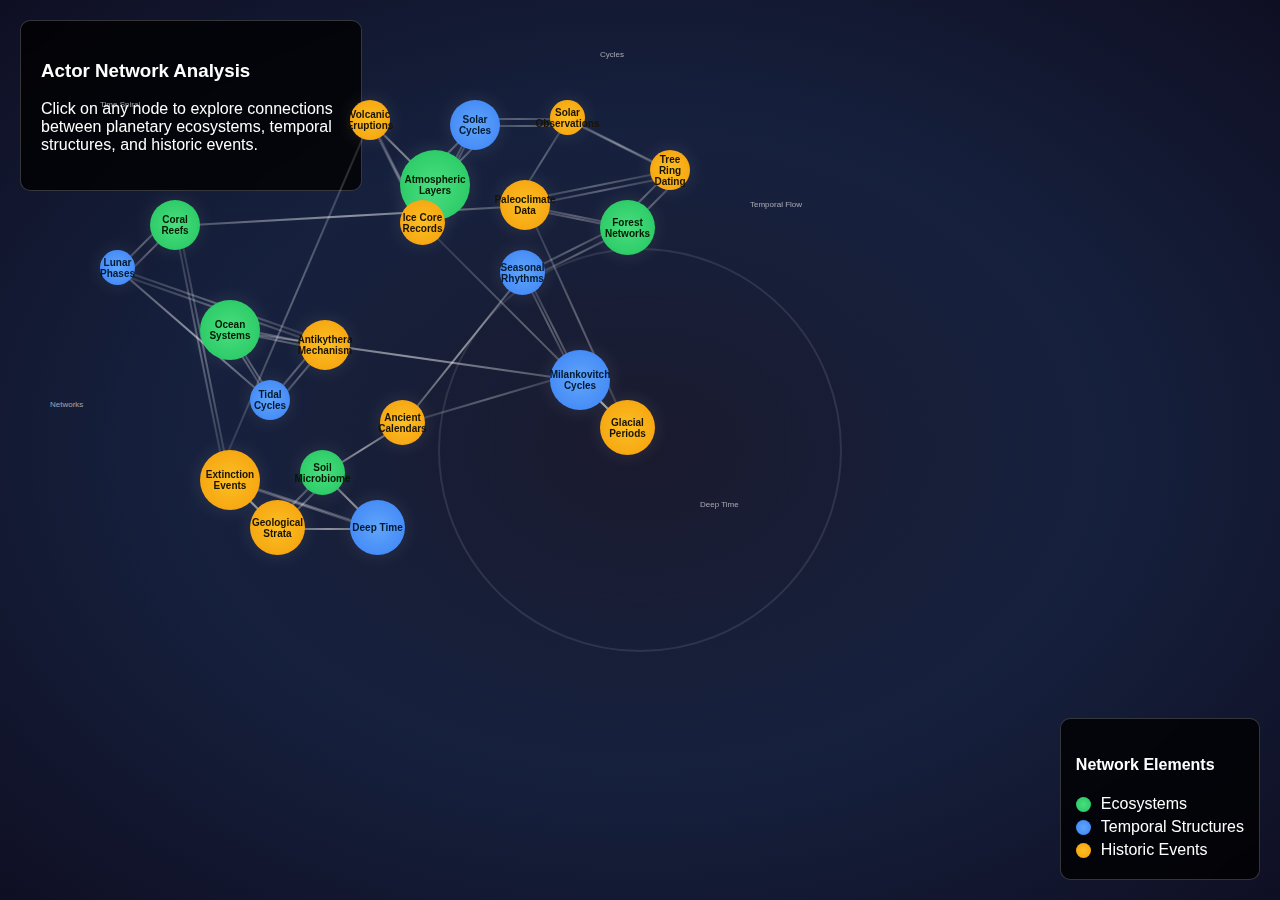
<file: actor_network_diagram.html>
<!DOCTYPE html>
<html lang="en">
<head>
    <meta charset="UTF-8">
    <meta name="viewport" content="width=device-width, initial-scale=1.0">
    <title>Actor Network: Planetary Ecosystems & Temporal Structures</title>
    <style>
        body {
            margin: 0;
            padding: 0;
            background: radial-gradient(ellipse at center, #1a1a2e 0%, #16213e 50%, #0f0f23 100%);
            font-family: 'Arial', sans-serif;
            overflow: hidden;
            color: white;
        }

        #network-container {
            width: 100vw;
            height: 100vh;
            position: relative;
            cursor: grab;
        }

        #network-container:active {
            cursor: grabbing;
        }

        .node {
            position: absolute;
            border-radius: 50%;
            cursor: pointer;
            transition: all 0.3s ease;
            box-shadow: 0 0 20px rgba(255, 255, 255, 0.1);
            display: flex;
            align-items: center;
            justify-content: center;
            font-size: 10px;
            font-weight: bold;
            text-align: center;
            padding: 2px;
            box-sizing: border-box;
        }

        .node:hover {
            transform: scale(1.2);
            z-index: 1000;
            box-shadow: 0 0 30px rgba(255, 255, 255, 0.3);
        }

        .ecosystem {
            background: radial-gradient(circle, #4ade80, #22c55e);
            color: #001a00;
        }

        .temporal {
            background: radial-gradient(circle, #60a5fa, #3b82f6);
            color: #001a33;
        }

        .historic {
            background: radial-gradient(circle, #fbbf24, #f59e0b);
            color: #1a1300;
        }

        .connection {
            position: absolute;
            height: 2px;
            background: linear-gradient(90deg, rgba(255,255,255,0.1), rgba(255,255,255,0.3), rgba(255,255,255,0.1));
            transform-origin: left center;
            pointer-events: none;
            animation: pulse 3s infinite;
        }

        @keyframes pulse {
            0%, 100% { opacity: 0.3; }
            50% { opacity: 0.7; }
        }

        .orbital-path {
            position: absolute;
            border: 1px solid rgba(255, 255, 255, 0.1);
            border-radius: 50%;
            pointer-events: none;
        }

        #info-panel {
            position: fixed;
            top: 20px;
            left: 20px;
            background: rgba(0, 0, 0, 0.8);
            padding: 20px;
            border-radius: 10px;
            border: 1px solid rgba(255, 255, 255, 0.2);
            max-width: 300px;
            backdrop-filter: blur(10px);
        }

        #legend {
            position: fixed;
            bottom: 20px;
            right: 20px;
            background: rgba(0, 0, 0, 0.8);
            padding: 15px;
            border-radius: 10px;
            border: 1px solid rgba(255, 255, 255, 0.2);
            backdrop-filter: blur(10px);
        }

        .legend-item {
            display: flex;
            align-items: center;
            margin: 5px 0;
        }

        .legend-dot {
            width: 15px;
            height: 15px;
            border-radius: 50%;
            margin-right: 10px;
        }

        .time-spiral {
            position: absolute;
            width: 400px;
            height: 400px;
            top: 50%;
            left: 50%;
            transform: translate(-50%, -50%);
            border: 2px solid rgba(255, 255, 255, 0.1);
            border-radius: 50%;
            animation: rotate 60s linear infinite;
        }

        @keyframes rotate {
            from { transform: translate(-50%, -50%) rotate(0deg); }
            to { transform: translate(-50%, -50%) rotate(360deg); }
        }

        .floating-text {
            position: absolute;
            font-size: 8px;
            color: rgba(255, 255, 255, 0.6);
            pointer-events: none;
            animation: float 4s ease-in-out infinite;
        }

        @keyframes float {
            0%, 100% { transform: translateY(0px); }
            50% { transform: translateY(-10px); }
        }
    </style>
</head>
<body>
    <div id="network-container">
        <div class="time-spiral"></div>
        
        <div id="info-panel">
            <h3>Actor Network Analysis</h3>
            <p id="selected-info">Click on any node to explore connections between planetary ecosystems, temporal structures, and historic events.</p>
        </div>

        <div id="legend">
            <h4>Network Elements</h4>
            <div class="legend-item">
                <div class="legend-dot" style="background: radial-gradient(circle, #4ade80, #22c55e);"></div>
                <span>Ecosystems</span>
            </div>
            <div class="legend-item">
                <div class="legend-dot" style="background: radial-gradient(circle, #60a5fa, #3b82f6);"></div>
                <span>Temporal Structures</span>
            </div>
            <div class="legend-item">
                <div class="legend-dot" style="background: radial-gradient(circle, #fbbf24, #f59e0b);"></div>
                <span>Historic Events</span>
            </div>
        </div>
    </div>

    <script>
        const networkData = {
            nodes: [
                // Ecosystems
                { id: 'ocean', type: 'ecosystem', name: 'Ocean Systems', x: 200, y: 300, size: 60, connections: ['tides', 'antikythera', 'astronomical-cycles'] },
                { id: 'forest', type: 'ecosystem', name: 'Forest Networks', x: 600, y: 200, size: 55, connections: ['seasonal-cycles', 'climate-proxy', 'dendrochronology'] },
                { id: 'atmosphere', type: 'ecosystem', name: 'Atmospheric Layers', x: 400, y: 150, size: 70, connections: ['solar-cycles', 'ice-cores', 'volcanic-events'] },
                { id: 'soil', type: 'ecosystem', name: 'Soil Microbiome', x: 300, y: 450, size: 45, connections: ['geological-time', 'agricultural-calendar', 'sediment-layers'] },
                { id: 'coral-reef', type: 'ecosystem', name: 'Coral Reefs', x: 150, y: 200, size: 50, connections: ['lunar-cycles', 'climate-proxy', 'mass-extinctions'] },

                // Temporal Structures
                { id: 'tides', type: 'temporal', name: 'Tidal Cycles', x: 250, y: 380, size: 40, connections: ['ocean', 'lunar-cycles', 'antikythera'] },
                { id: 'seasonal-cycles', type: 'temporal', name: 'Seasonal Rhythms', x: 500, y: 250, size: 45, connections: ['forest', 'astronomical-cycles', 'agricultural-calendar'] },
                { id: 'solar-cycles', type: 'temporal', name: 'Solar Cycles', x: 450, y: 100, size: 50, connections: ['atmosphere', 'ice-cores', 'sunspot-records'] },
                { id: 'geological-time', type: 'temporal', name: 'Deep Time', x: 350, y: 500, size: 55, connections: ['soil', 'sediment-layers', 'mass-extinctions'] },
                { id: 'lunar-cycles', type: 'temporal', name: 'Lunar Phases', x: 100, y: 250, size: 35, connections: ['coral-reef', 'tides', 'antikythera'] },
                { id: 'astronomical-cycles', type: 'temporal', name: 'Milankovitch Cycles', x: 550, y: 350, size: 60, connections: ['ocean', 'seasonal-cycles', 'ice-ages'] },

                // Historic Events
                { id: 'antikythera', type: 'historic', name: 'Antikythera Mechanism', x: 300, y: 320, size: 50, connections: ['tides', 'lunar-cycles', 'ocean'] },
                { id: 'ice-cores', type: 'historic', name: 'Ice Core Records', x: 400, y: 200, size: 45, connections: ['atmosphere', 'solar-cycles', 'volcanic-events'] },
                { id: 'dendrochronology', type: 'historic', name: 'Tree Ring Dating', x: 650, y: 150, size: 40, connections: ['forest', 'climate-proxy', 'sunspot-records'] },
                { id: 'sediment-layers', type: 'historic', name: 'Geological Strata', x: 250, y: 500, size: 55, connections: ['soil', 'geological-time', 'mass-extinctions'] },
                { id: 'climate-proxy', type: 'historic', name: 'Paleoclimate Data', x: 500, y: 180, size: 50, connections: ['forest', 'coral-reef', 'dendrochronology'] },
                { id: 'agricultural-calendar', type: 'historic', name: 'Ancient Calendars', x: 380, y: 400, size: 45, connections: ['soil', 'seasonal-cycles', 'astronomical-cycles'] },
                { id: 'volcanic-events', type: 'historic', name: 'Volcanic Eruptions', x: 350, y: 100, size: 40, connections: ['atmosphere', 'ice-cores', 'mass-extinctions'] },
                { id: 'sunspot-records', type: 'historic', name: 'Solar Observations', x: 550, y: 100, size: 35, connections: ['solar-cycles', 'dendrochronology', 'climate-proxy'] },
                { id: 'mass-extinctions', type: 'historic', name: 'Extinction Events', x: 200, y: 450, size: 60, connections: ['coral-reef', 'geological-time', 'sediment-layers'] },
                { id: 'ice-ages', type: 'historic', name: 'Glacial Periods', x: 600, y: 400, size: 55, connections: ['astronomical-cycles', 'climate-proxy', 'ice-cores'] }
            ]
        };

        let selectedNode = null;
        let isDragging = false;
        let dragOffset = { x: 0, y: 0 };

        function createNetwork() {
            const container = document.getElementById('network-container');
            
            // Create orbital paths
            createOrbitalPaths(container);
            
            // Create connections first (so they appear behind nodes)
            createConnections(container);
            
            // Create nodes
            networkData.nodes.forEach(node => {
                createNode(container, node);
            });

            // Add floating temporal indicators
            createFloatingText(container);
        }

        function createOrbitalPaths(container) {
            const paths = [
                { size: 300, opacity: 0.1 },
                { size: 500, opacity: 0.08 },
                { size: 700, opacity: 0.05 }
            ];

            paths.forEach(path => {
                const orbital = document.createElement('div');
                orbital.className = 'orbital-path';
                orbital.style.width = path.size + 'px';
                orbital.style.height = path.size + 'px';
                orbital.style.left = '50%';
                orbital.style.top = '50%';
                orbital.style.transform = 'translate(-50%, -50%)';
                orbital.style.opacity = path.opacity;
                container.appendChild(orbital);
            });
        }

        function createNode(container, node) {
            const nodeEl = document.createElement('div');
            nodeEl.className = `node ${node.type}`;
            nodeEl.id = node.id;
            nodeEl.style.width = node.size + 'px';
            nodeEl.style.height = node.size + 'px';
            nodeEl.style.left = node.x + 'px';
            nodeEl.style.top = node.y + 'px';
            nodeEl.textContent = node.name;
            
            nodeEl.addEventListener('click', () => selectNode(node));
            nodeEl.addEventListener('mousedown', (e) => startDrag(e, node));
            
            container.appendChild(nodeEl);
        }

        function createConnections(container) {
            networkData.nodes.forEach(node => {
                node.connections.forEach(connectionId => {
                    const targetNode = networkData.nodes.find(n => n.id === connectionId);
                    if (targetNode) {
                        createConnection(container, node, targetNode);
                    }
                });
            });
        }

        function createConnection(container, node1, node2) {
            const connection = document.createElement('div');
            connection.className = 'connection';
            
            const dx = node2.x - node1.x;
            const dy = node2.y - node1.y;
            const distance = Math.sqrt(dx * dx + dy * dy);
            const angle = Math.atan2(dy, dx) * 180 / Math.PI;
            
            connection.style.width = distance + 'px';
            connection.style.left = (node1.x + node1.size/2) + 'px';
            connection.style.top = (node1.y + node1.size/2) + 'px';
            connection.style.transform = `rotate(${angle}deg)`;
            connection.style.animationDelay = Math.random() * 3 + 's';
            
            container.appendChild(connection);
        }

        function createFloatingText(container) {
            const texts = [
                { text: 'Time Spiral', x: 100, y: 100 },
                { text: 'Deep Time', x: 700, y: 500 },
                { text: 'Cycles', x: 600, y: 50 },
                { text: 'Networks', x: 50, y: 400 },
                { text: 'Temporal Flow', x: 750, y: 200 }
            ];

            texts.forEach((item, index) => {
                const textEl = document.createElement('div');
                textEl.className = 'floating-text';
                textEl.textContent = item.text;
                textEl.style.left = item.x + 'px';
                textEl.style.top = item.y + 'px';
                textEl.style.animationDelay = index * 0.8 + 's';
                container.appendChild(textEl);
            });
        }

        function selectNode(node) {
            const infoPanel = document.getElementById('selected-info');
            const connections = node.connections.map(id => {
                const connectedNode = networkData.nodes.find(n => n.id === id);
                return connectedNode ? connectedNode.name : id;
            }).join(', ');

            infoPanel.innerHTML = `
                <strong>${node.name}</strong><br>
                Type: ${node.type}<br>
                Connections: ${connections}<br><br>
                <em>${getNodeDescription(node)}</em>
            `;

            // Highlight connected nodes
            highlightConnections(node);
        }

        function getNodeDescription(node) {
            const descriptions = {
                'antikythera': 'Ancient Greek astronomical calculator demonstrating deep understanding of celestial cycles and their connection to earthly phenomena.',
                'ocean': 'Vast marine ecosystems that regulate planetary climate and respond to astronomical forcing over multiple timescales.',
                'forest': 'Complex terrestrial networks that record environmental history through growth patterns and species interactions.',
                'tides': 'Rhythmic ocean movements driven by lunar and solar gravitational forces, fundamental to coastal ecosystems.',
                'ice-cores': 'Frozen archives containing detailed records of past atmospheric conditions and climate variations.',
                'mass-extinctions': 'Catastrophic events that reshaped life on Earth, often linked to astronomical or geological triggers.'
            };
            return descriptions[node.id] || 'Part of the interconnected web of planetary systems and temporal structures.';
        }

        function highlightConnections(node) {
            // Reset all nodes
            document.querySelectorAll('.node').forEach(n => {
                n.style.opacity = '0.4';
                n.style.transform = 'scale(0.8)';
            });

            // Highlight selected node
            const selectedEl = document.getElementById(node.id);
            selectedEl.style.opacity = '1';
            selectedEl.style.transform = 'scale(1.2)';

            // Highlight connected nodes
            node.connections.forEach(id => {
                const connectedEl = document.getElementById(id);
                if (connectedEl) {
                    connectedEl.style.opacity = '1';
                    connectedEl.style.transform = 'scale(1)';
                }
            });

            // Reset after 3 seconds
            setTimeout(() => {
                document.querySelectorAll('.node').forEach(n => {
                    n.style.opacity = '1';
                    n.style.transform = 'scale(1)';
                });
            }, 3000);
        }

        function startDrag(e, node) {
            isDragging = true;
            dragOffset.x = e.clientX - node.x;
            dragOffset.y = e.clientY - node.y;
            selectedNode = node;
            
            document.addEventListener('mousemove', drag);
            document.addEventListener('mouseup', stopDrag);
            e.preventDefault();
        }

        function drag(e) {
            if (!isDragging || !selectedNode) return;
            
            selectedNode.x = e.clientX - dragOffset.x;
            selectedNode.y = e.clientY - dragOffset.y;
            
            const nodeEl = document.getElementById(selectedNode.id);
            nodeEl.style.left = selectedNode.x + 'px';
            nodeEl.style.top = selectedNode.y + 'px';
            
            // Update connections (simplified - would need full redraw for perfect accuracy)
        }

        function stopDrag() {
            isDragging = false;
            selectedNode = null;
            document.removeEventListener('mousemove', drag);
            document.removeEventListener('mouseup', stopDrag);
        }

        // Initialize the network
        createNetwork();

        // Add some interactive dynamics
        setInterval(() => {
            // Subtle position variations to simulate dynamic systems
            networkData.nodes.forEach(node => {
                if (!isDragging) {
                    const nodeEl = document.getElementById(node.id);
                    const variation = 2;
                    const offsetX = (Math.random() - 0.5) * variation;
                    const offsetY = (Math.random() - 0.5) * variation;
                    nodeEl.style.transform += ` translate(${offsetX}px, ${offsetY}px)`;
                }
            });
        }, 5000);
    </script>
</body>
</html>
</file>
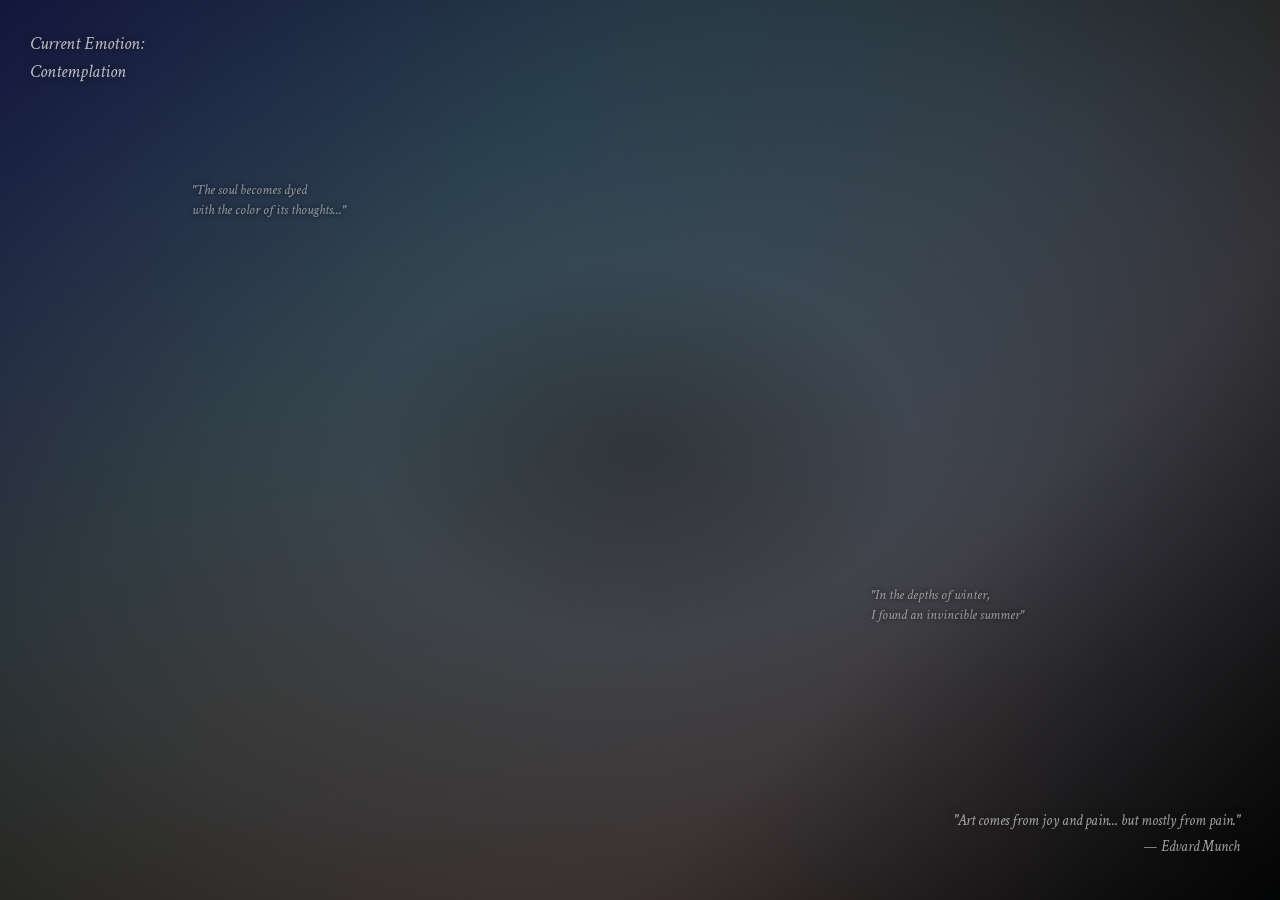
<file: cosmic_ripple_effect.html>
<!DOCTYPE html>
<html lang="en">
<head>
    <meta charset="UTF-8">
    <meta name="viewport" content="width=device-width, initial-scale=1.0">
    <title>Emotional Ripples - Munch Style</title>
    <style>
        @import url('https://fonts.googleapis.com/css2?family=Crimson+Text:ital,wght@0,400;0,600;1,400&display=swap');
        
        body {
            margin: 0;
            padding: 0;
            overflow: hidden;
            background: radial-gradient(ellipse at center, 
                #1a2332 0%,
                #2d3f56 30%,
                #1e2a3a 70%,
                #0f1419 100%);
            height: 100vh;
            font-family: 'Crimson Text', serif;
            cursor: none;
        }

        .emotional-canvas {
            position: relative;
            width: 100vw;
            height: 100vh;
            background: 
                radial-gradient(ellipse at 20% 80%, rgba(139, 69, 19, 0.15) 0%, transparent 60%),
                radial-gradient(ellipse at 80% 20%, rgba(70, 130, 180, 0.12) 0%, transparent 50%),
                radial-gradient(ellipse at 50% 30%, rgba(47, 79, 79, 0.1) 0%, transparent 55%),
                linear-gradient(135deg, 
                    rgba(25, 25, 112, 0.4) 0%,
                    rgba(47, 79, 79, 0.3) 30%,
                    rgba(139, 69, 19, 0.2) 70%,
                    rgba(0, 0, 0, 0.8) 100%);
            animation: emotionalBreathing 8s ease-in-out infinite;
        }

        @keyframes emotionalBreathing {
            0%, 100% {
                filter: contrast(1) saturate(0.9) brightness(0.8);
                transform: scale(1);
            }
            50% {
                filter: contrast(1.1) saturate(1.1) brightness(0.9);
                transform: scale(1.02);
            }
        }

        .ripple {
            position: absolute;
            border-radius: 50%;
            pointer-events: none;
            transform: translate(-50%, -50%);
            mix-blend-mode: multiply;
        }

        .ripple-melancholy {
            background: radial-gradient(circle, 
                rgba(70, 130, 180, 0.6) 0%,
                rgba(100, 149, 237, 0.4) 25%,
                rgba(119, 136, 153, 0.3) 50%,
                rgba(47, 79, 79, 0.2) 75%,
                transparent 90%);
            border: 2px solid rgba(70, 130, 180, 0.8);
            animation: melancholyRipple 5s cubic-bezier(0.25, 0.46, 0.45, 0.94) forwards;
            filter: blur(1px);
        }

        .ripple-anguish {
            background: radial-gradient(circle, 
                rgba(220, 20, 60, 0.7) 0%,
                rgba(139, 69, 19, 0.5) 30%,
                rgba(160, 82, 45, 0.4) 60%,
                rgba(47, 79, 79, 0.2) 80%,
                transparent 95%);
            border: 3px solid rgba(220, 20, 60, 0.6);
            animation: anguishRipple 6s cubic-bezier(0.165, 0.84, 0.44, 1) forwards;
            filter: blur(0.5px);
        }

        .ripple-solitude {
            background: radial-gradient(circle, 
                rgba(47, 79, 79, 0.8) 0%,
                rgba(119, 136, 153, 0.6) 20%,
                rgba(70, 130, 180, 0.4) 40%,
                rgba(25, 25, 112, 0.3) 60%,
                rgba(0, 0, 0, 0.2) 80%,
                transparent 95%);
            border: 1.5px solid rgba(47, 79, 79, 0.9);
            animation: solitudeRipple 7s cubic-bezier(0.19, 1, 0.22, 1) forwards;
            filter: blur(2px);
        }

        @keyframes melancholyRipple {
            0% {
                width: 0px;
                height: 0px;
                opacity: 1;
                border-color: rgba(70, 130, 180, 1);
                transform: translate(-50%, -50%) scale(1);
                filter: blur(0px) contrast(1.5);
            }
            25% {
                opacity: 0.8;
                border-color: rgba(100, 149, 237, 0.8);
                transform: translate(-50%, -50%) scale(1.1);
                filter: blur(1px) contrast(1.3);
            }
            50% {
                opacity: 0.6;
                border-color: rgba(119, 136, 153, 0.6);
                transform: translate(-50%, -50%) scale(0.95);
                filter: blur(2px) contrast(1.1);
            }
            75% {
                opacity: 0.3;
                border-color: rgba(47, 79, 79, 0.4);
                transform: translate(-50%, -50%) scale(1.05);
                filter: blur(3px) contrast(0.9);
            }
            100% {
                width: 800px;
                height: 800px;
                opacity: 0;
                border-color: rgba(47, 79, 79, 0.1);
                transform: translate(-50%, -50%) scale(1);
                filter: blur(4px) contrast(0.7);
            }
        }

        @keyframes anguishRipple {
            0% {
                width: 0px;
                height: 0px;
                opacity: 1;
                border-color: rgba(220, 20, 60, 0.9);
                transform: translate(-50%, -50%) rotate(0deg) scale(1);
                filter: blur(0px) saturate(2) contrast(1.8);
            }
            15% {
                opacity: 0.9;
                border-color: rgba(139, 69, 19, 0.8);
                transform: translate(-50%, -50%) rotate(45deg) scale(1.2);
                filter: blur(0.5px) saturate(1.8) contrast(1.6);
            }
            35% {
                opacity: 0.7;
                border-color: rgba(160, 82, 45, 0.7);
                transform: translate(-50%, -50%) rotate(90deg) scale(0.8);
                filter: blur(1px) saturate(1.5) contrast(1.4);
            }
            55% {
                opacity: 0.5;
                border-color: rgba(47, 79, 79, 0.5);
                transform: translate(-50%, -50%) rotate(135deg) scale(1.1);
                filter: blur(1.5px) saturate(1.2) contrast(1.2);
            }
            75% {
                opacity: 0.2;
                border-color: rgba(47, 79, 79, 0.3);
                transform: translate(-50%, -50%) rotate(180deg) scale(0.9);
                filter: blur(2px) saturate(1) contrast(1);
            }
            100% {
                width: 1000px;
                height: 1000px;
                opacity: 0;
                border-color: rgba(47, 79, 79, 0.1);
                transform: translate(-50%, -50%) rotate(225deg) scale(1);
                filter: blur(3px) saturate(0.8) contrast(0.8);
            }
        }

        @keyframes solitudeRipple {
            0% {
                width: 0px;
                height: 0px;
                opacity: 1;
                border-color: rgba(47, 79, 79, 1);
                transform: translate(-50%, -50%) scale(1);
                box-shadow: 0 0 0 0 rgba(47, 79, 79, 0.5);
                filter: blur(0px);
            }
            20% {
                opacity: 0.9;
                border-color: rgba(119, 136, 153, 0.8);
                transform: translate(-50%, -50%) scale(1.05);
                box-shadow: 0 0 20px 5px rgba(47, 79, 79, 0.4);
                filter: blur(1px);
            }
            40% {
                opacity: 0.7;
                border-color: rgba(70, 130, 180, 0.6);
                transform: translate(-50%, -50%) scale(0.92);
                box-shadow: 0 0 40px 10px rgba(70, 130, 180, 0.3);
                filter: blur(2px);
            }
            60% {
                opacity: 0.5;
                border-color: rgba(25, 25, 112, 0.4);
                transform: translate(-50%, -50%) scale(1.08);
                box-shadow: 0 0 60px 15px rgba(25, 25, 112, 0.2);
                filter: blur(3px);
            }
            80% {
                opacity: 0.2;
                border-color: rgba(0, 0, 0, 0.3);
                transform: translate(-50%, -50%) scale(0.96);
                box-shadow: 0 0 80px 20px rgba(0, 0, 0, 0.1);
                filter: blur(4px);
            }
            100% {
                width: 900px;
                height: 900px;
                opacity: 0;
                border-color: rgba(0, 0, 0, 0.1);
                transform: translate(-50%, -50%) scale(1);
                box-shadow: 0 0 100px 25px rgba(0, 0, 0, 0.05);
                filter: blur(5px);
            }
        }

        .emotional-mist {
            position: absolute;
            width: 100%;
            height: 100%;
            background: 
                radial-gradient(ellipse at 30% 70%, rgba(47, 79, 79, 0.08) 0%, transparent 50%),
                radial-gradient(ellipse at 70% 30%, rgba(139, 69, 19, 0.06) 0%, transparent 40%),
                radial-gradient(ellipse at 50% 50%, rgba(70, 130, 180, 0.04) 0%, transparent 60%);
            animation: mistDrift 25s ease-in-out infinite;
            opacity: 0.7;
        }

        @keyframes mistDrift {
            0%, 100% {
                transform: translate(0px, 0px) scale(1) rotate(0deg);
                filter: hue-rotate(0deg);
            }
            25% {
                transform: translate(15px, -10px) scale(1.1) rotate(1deg);
                filter: hue-rotate(10deg);
            }
            50% {
                transform: translate(-10px, 15px) scale(0.9) rotate(-1deg);
                filter: hue-rotate(20deg);
            }
            75% {
                transform: translate(-15px, -15px) scale(1.05) rotate(0.5deg);
                filter: hue-rotate(15deg);
            }
        }

        .emotion-indicator {
            position: fixed;
            top: 30px;
            left: 30px;
            color: rgba(255, 255, 255, 0.7);
            font-size: 1.1rem;
            font-style: italic;
            text-shadow: 0 0 10px rgba(0, 0, 0, 0.8);
            animation: emotionPulse 3s ease-in-out infinite;
            pointer-events: none;
            line-height: 1.6;
        }

        @keyframes emotionPulse {
            0%, 100% { opacity: 0.6; }
            50% { opacity: 1; }
        }

        .custom-cursor {
            position: fixed;
            width: 15px;
            height: 15px;
            background: radial-gradient(circle, 
                rgba(70, 130, 180, 0.8) 0%,
                rgba(47, 79, 79, 0.4) 60%,
                transparent 100%);
            border: 1px solid rgba(70, 130, 180, 0.6);
            border-radius: 50%;
            pointer-events: none;
            z-index: 9999;
            transition: all 0.1s ease;
            mix-blend-mode: screen;
        }

        .thought-fragments {
            position: absolute;
            color: rgba(255, 255, 255, 0.5);
            font-size: 0.9rem;
            font-style: italic;
            pointer-events: none;
            animation: thoughtFloat 10s ease-in-out infinite;
            text-shadow: 0 0 5px rgba(0, 0, 0, 0.7);
            line-height: 1.4;
        }

        @keyframes thoughtFloat {
            0%, 100% {
                opacity: 0.3;
                transform: translateY(0px) rotate(0deg);
            }
            50% {
                opacity: 0.8;
                transform: translateY(-30px) rotate(1deg);
            }
        }

        .emotional-quote {
            position: fixed;
            bottom: 40px;
            right: 40px;
            color: rgba(255, 255, 255, 0.6);
            font-size: 0.95rem;
            font-style: italic;
            max-width: 300px;
            text-align: right;
            line-height: 1.7;
            animation: quoteBreath 5s ease-in-out infinite;
            text-shadow: 0 0 8px rgba(0, 0, 0, 0.6);
        }

        @keyframes quoteBreath {
            0%, 100% { opacity: 0.5; transform: scale(1); }
            50% { opacity: 0.9; transform: scale(1.02); }
        }

        .expressionist-texture {
            position: absolute;
            width: 100%;
            height: 100%;
            background: 
                repeating-linear-gradient(
                    45deg,
                    transparent,
                    transparent 3px,
                    rgba(47, 79, 79, 0.02) 3px,
                    rgba(47, 79, 79, 0.02) 6px
                ),
                repeating-linear-gradient(
                    -45deg,
                    transparent,
                    transparent 4px,
                    rgba(139, 69, 19, 0.015) 4px,
                    rgba(139, 69, 19, 0.015) 8px
                );
            animation: textureShift 30s linear infinite;
            opacity: 0.3;
        }

        @keyframes textureShift {
            0% { transform: translate(0px, 0px); }
            100% { transform: translate(20px, 20px); }
        }
    </style>
</head>
<body>
    <div class="emotional-canvas" id="emotionalCanvas">
        <div class="expressionist-texture"></div>
        <div class="emotional-mist"></div>
        
        <div class="emotion-indicator">
            Current Emotion:<br>
            <span id="emotionText">Contemplation</span>
        </div>
        
        <div class="thought-fragments" style="top: 20%; left: 15%; animation-delay: 0s;">
            "The soul becomes dyed<br>with the color of its thoughts..."
        </div>
        
        <div class="thought-fragments" style="top: 65%; right: 20%; animation-delay: 6s;">
            "In the depths of winter,<br>I found an invincible summer"
        </div>
        
        <div class="emotional-quote">
            "Art comes from joy and pain... but mostly from pain."<br>
            — Edvard Munch
        </div>
    </div>
    
    <div class="custom-cursor" id="cursor"></div>

    <script>
        const canvas = document.getElementById('emotionalCanvas');
        const cursor = document.getElementById('cursor');
        const emotionText = document.getElementById('emotionText');
        let rippleCount = 0;
        
        const emotions = [
            'Melancholy', 'Anguish', 'Solitude', 'Contemplation', 
            'Yearning', 'Despair', 'Hope', 'Longing', 'Sorrow', 'Peace'
        ];
        
        const thoughtFragments = [
            "Waves of memory wash over me",
            "The heart speaks in silent ripples",
            "Each circle carries untold stories",
            "In stillness, emotions find their voice",
            "The water remembers every touch",
            "Solitude spreads like gentle waves",
            "Time moves in ever-widening circles",
            "The soul's echo never fades"
        ];

        // Cursor movement
        document.addEventListener('mousemove', (e) => {
            cursor.style.left = e.clientX - 7.5 + 'px';
            cursor.style.top = e.clientY - 7.5 + 'px';
        });

        // Create emotional ripples
        function createEmotionalRipple(x, y, emotionType = null) {
            const rippleTypes = ['melancholy', 'anguish', 'solitude'];
            const type = emotionType || rippleTypes[rippleCount % 3];
            rippleCount++;
            
            // Create layered ripples for emotional depth
            for (let i = 0; i < 2; i++) {
                setTimeout(() => {
                    const ripple = document.createElement('div');
                    ripple.className = `ripple ripple-${type}`;
                    
                    // Slight organic offset
                    const offsetX = (Math.random() - 0.5) * 20;
                    const offsetY = (Math.random() - 0.5) * 20;
                    
                    ripple.style.left = (x + offsetX) + 'px';
                    ripple.style.top = (y + offsetY) + 'px';
                    
                    canvas.appendChild(ripple);
                    
                    setTimeout(() => {
                        if (ripple.parentNode) {
                            ripple.parentNode.removeChild(ripple);
                        }
                    }, 8000);
                }, i * 600);
            }
            
            // Update emotion indicator
            const emotion = emotions[Math.floor(Math.random() * emotions.length)];
            emotionText.textContent = emotion;
            
            // Occasionally create floating thoughts
            if (Math.random() < 0.4) {
                setTimeout(() => {
                    createFloatingThought(x, y);
                }, 800);
            }
        }

        // Create floating thought fragments
        function createFloatingThought(x, y) {
            const thought = document.createElement('div');
            thought.className = 'thought-fragments';
            thought.textContent = thoughtFragments[Math.floor(Math.random() * thoughtFragments.length)];
            
            thought.style.left = (x - 100) + 'px';
            thought.style.top = (y - 30) + 'px';
            thought.style.fontSize = (Math.random() * 0.3 + 0.8) + 'rem';
            thought.style.animationDuration = (Math.random() * 4 + 8) + 's';
            thought.style.animationDelay = '0s';
            
            canvas.appendChild(thought);
            
            setTimeout(() => {
                if (thought.parentNode) {
                    thought.parentNode.removeChild(thought);
                }
            }, 10000);
        }

        // Handle interactions
        canvas.addEventListener('click', (e) => {
            createEmotionalRipple(e.clientX, e.clientY);
        });

        // Contemplative automatic ripples
        function createContemplativeRipple() {
            if (Math.random() < 0.7) {
                const x = Math.random() * window.innerWidth;
                const y = Math.random() * window.innerHeight;
                const emotions = ['melancholy', 'solitude'];
                const emotion = emotions[Math.floor(Math.random() * emotions.length)];
                createEmotionalRipple(x, y, emotion);
            }
        }

        // Gentle mouse movement ripples
        let lastMove = 0;
        canvas.addEventListener('mousemove', (e) => {
            const now = Date.now();
            if (now - lastMove > 3000 && Math.random() < 0.15) {
                createEmotionalRipple(e.clientX, e.clientY, 'melancholy');
                lastMove = now;
            }
        });

        // Initial emotional ripples
        setTimeout(() => createContemplativeRipple(), 2000);
        setTimeout(() => createContemplativeRipple(), 5500);
        setTimeout(() => createContemplativeRipple(), 9000);

        // Continue creating contemplative ripples
        setInterval(createContemplativeRipple, 6000);

        // Dynamic emotion updates
        setInterval(() => {
            if (Math.random() < 0.3) {
                const newEmotion = emotions[Math.floor(Math.random() * emotions.length)];
                emotionText.textContent = newEmotion;
            }
        }, 4000);

        // Cursor breathing effect
        setInterval(() => {
            const intensity = Math.random() * 0.3 + 0.7;
            cursor.style.opacity = intensity;
            cursor.style.transform = `scale(${intensity + 0.3})`;
        }, 2000);

        // Handle window interactions
        window.addEventListener('focus', () => {
            createEmotionalRipple(window.innerWidth / 2, window.innerHeight / 2, 'solitude');
        });
    </script>
</body>
</html>
</file>
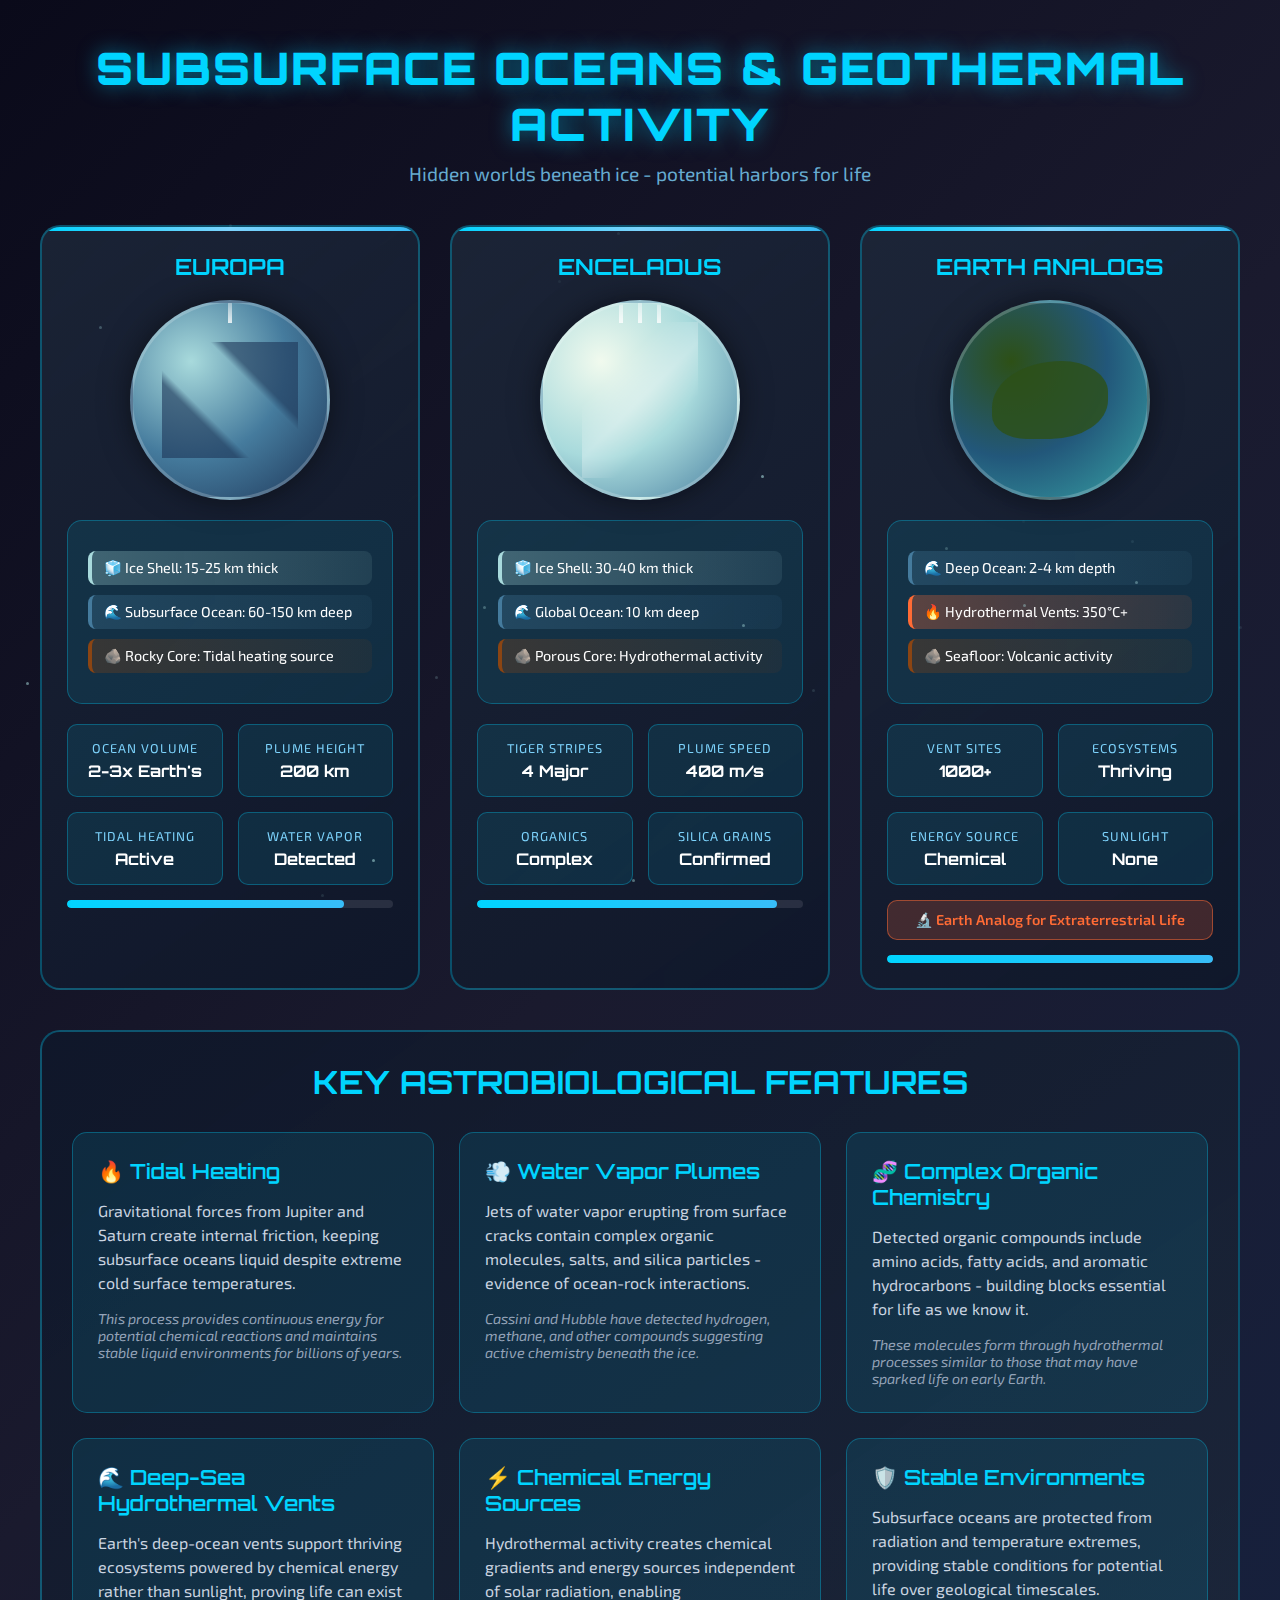
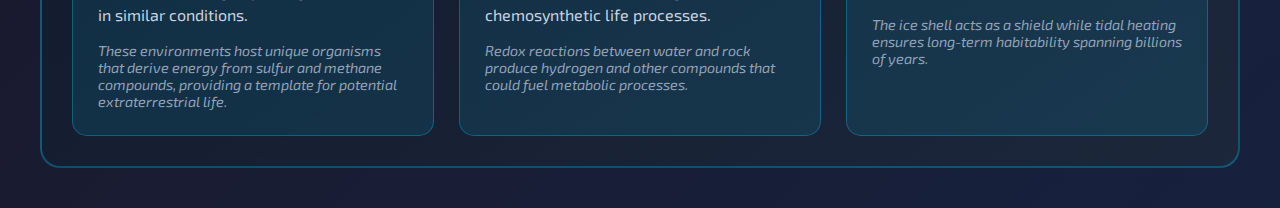
<file: exoplanets_classification_chart.html>
<!DOCTYPE html>
<html lang="en">
<head>
    <meta charset="UTF-8">
    <meta name="viewport" content="width=device-width, initial-scale=1.0">
    <title>Subsurface Oceans and Geothermal Activity</title>
    <style>
        @import url('https://fonts.googleapis.com/css2?family=Orbitron:wght@400;700;900&family=Exo+2:wght@300;400;600;700&display=swap');
        
        * {
            margin: 0;
            padding: 0;
            box-sizing: border-box;
        }

        body {
            background: linear-gradient(135deg, #0a0a1a 0%, #1a1a2e 50%, #16213e 100%);
            font-family: 'Exo 2', sans-serif;
            color: #ffffff;
            min-height: 100vh;
            overflow-x: auto;
        }

        .chart-container {
            padding: 40px;
            max-width: 1600px;
            margin: 0 auto;
        }

        .header {
            text-align: center;
            margin-bottom: 40px;
        }

        .title {
            font-family: 'Orbitron', monospace;
            font-size: 2.8rem;
            font-weight: 900;
            color: #00d4ff;
            text-shadow: 0 0 20px rgba(0, 212, 255, 0.5);
            margin-bottom: 10px;
            letter-spacing: 2px;
        }

        .subtitle {
            font-size: 1.2rem;
            color: #7dd3fc;
            opacity: 0.8;
        }

        .worlds-grid {
            display: grid;
            grid-template-columns: repeat(3, 1fr);
            gap: 30px;
            margin-bottom: 40px;
        }

        .world-card {
            background: linear-gradient(145deg, rgba(30, 41, 59, 0.8), rgba(15, 23, 42, 0.9));
            border: 2px solid rgba(0, 212, 255, 0.3);
            border-radius: 20px;
            padding: 25px;
            position: relative;
            overflow: hidden;
            backdrop-filter: blur(10px);
            transition: all 0.4s ease;
        }

        .world-card:hover {
            border-color: rgba(0, 212, 255, 0.6);
            transform: translateY(-5px);
            box-shadow: 0 20px 40px rgba(0, 212, 255, 0.2);
        }

        .world-card::before {
            content: '';
            position: absolute;
            top: 0;
            left: 0;
            right: 0;
            height: 4px;
            background: linear-gradient(90deg, #00d4ff, #7dd3fc, #38bdf8);
        }

        .world-name {
            font-family: 'Orbitron', monospace;
            font-size: 1.4rem;
            font-weight: 700;
            color: #00d4ff;
            margin-bottom: 20px;
            text-align: center;
        }

        .world-visual {
            position: relative;
            width: 200px;
            height: 200px;
            margin: 0 auto 20px;
            border-radius: 50%;
            overflow: hidden;
            border: 3px solid rgba(255, 255, 255, 0.2);
            box-shadow: 0 0 30px rgba(0, 0, 0, 0.5);
        }

        .europa {
            background: radial-gradient(circle at 30% 30%, #a8dadc, #457b9d, #1d3557);
            position: relative;
        }

        .europa::after {
            content: '';
            position: absolute;
            top: 20%;
            left: 15%;
            width: 70%;
            height: 60%;
            background: linear-gradient(45deg, #1d3557 30%, transparent 35%, transparent 65%, #1d3557 70%);
            opacity: 0.6;
        }

        .enceladus {
            background: radial-gradient(circle at 30% 30%, #f1faee, #a8dadc, #457b9d);
            position: relative;
        }

        .enceladus::before {
            content: '';
            position: absolute;
            top: 10%;
            right: 20%;
            width: 60%;
            height: 80%;
            background: linear-gradient(135deg, transparent 30%, rgba(255, 255, 255, 0.3) 50%, transparent 70%);
        }

        .earth {
            background: radial-gradient(circle at 30% 30%, #2d5016, #22577a, #38a3a5);
            position: relative;
        }

        .earth::after {
            content: '';
            position: absolute;
            top: 30%;
            left: 20%;
            width: 60%;
            height: 40%;
            background: #2d5016;
            border-radius: 60% 40% 50% 30%;
            opacity: 0.8;
        }

        .cross-section {
            background: rgba(0, 212, 255, 0.1);
            border: 1px solid rgba(0, 212, 255, 0.3);
            border-radius: 15px;
            padding: 20px;
            margin-top: 20px;
        }

        .layer {
            display: flex;
            align-items: center;
            margin: 10px 0;
            padding: 8px 12px;
            border-radius: 8px;
            font-size: 0.9rem;
        }

        .ice-shell {
            background: linear-gradient(90deg, rgba(168, 218, 220, 0.3), rgba(168, 218, 220, 0.1));
            border-left: 4px solid #a8dadc;
        }

        .ocean-layer {
            background: linear-gradient(90deg, rgba(69, 123, 157, 0.3), rgba(69, 123, 157, 0.1));
            border-left: 4px solid #457b9d;
        }

        .core-layer {
            background: linear-gradient(90deg, rgba(139, 69, 19, 0.3), rgba(139, 69, 19, 0.1));
            border-left: 4px solid #8b4513;
        }

        .thermal-vent {
            background: linear-gradient(90deg, rgba(255, 107, 53, 0.3), rgba(255, 107, 53, 0.1));
            border-left: 4px solid #ff6b35;
        }

        .stats-grid {
            display: grid;
            grid-template-columns: 1fr 1fr;
            gap: 15px;
            margin-top: 20px;
        }

        .stat-item {
            background: rgba(0, 212, 255, 0.1);
            border: 1px solid rgba(0, 212, 255, 0.3);
            border-radius: 10px;
            padding: 15px;
            text-align: center;
        }

        .stat-label {
            font-size: 0.8rem;
            color: #7dd3fc;
            margin-bottom: 5px;
            text-transform: uppercase;
            letter-spacing: 1px;
        }

        .stat-value {
            font-family: 'Orbitron', monospace;
            font-size: 1rem;
            font-weight: 700;
            color: #ffffff;
        }

        .features-section {
            background: linear-gradient(145deg, rgba(15, 23, 42, 0.9), rgba(30, 41, 59, 0.8));
            border: 2px solid rgba(0, 212, 255, 0.3);
            border-radius: 20px;
            padding: 30px;
            margin-top: 40px;
        }

        .features-title {
            font-family: 'Orbitron', monospace;
            font-size: 2rem;
            font-weight: 700;
            color: #00d4ff;
            text-align: center;
            margin-bottom: 30px;
        }

        .features-grid {
            display: grid;
            grid-template-columns: repeat(auto-fit, minmax(350px, 1fr));
            gap: 25px;
        }

        .feature-card {
            background: rgba(0, 212, 255, 0.1);
            border: 1px solid rgba(0, 212, 255, 0.3);
            border-radius: 15px;
            padding: 25px;
            transition: all 0.3s ease;
        }

        .feature-card:hover {
            background: rgba(0, 212, 255, 0.2);
            transform: translateY(-3px);
        }

        .feature-name {
            font-family: 'Orbitron', monospace;
            font-size: 1.3rem;
            font-weight: 600;
            color: #00d4ff;
            margin-bottom: 15px;
        }

        .feature-description {
            font-size: 1rem;
            color: #cbd5e1;
            line-height: 1.5;
            margin-bottom: 15px;
        }

        .feature-details {
            font-size: 0.9rem;
            color: #94a3b8;
            font-style: italic;
        }

        .plume-animation {
            position: absolute;
            top: -20px;
            left: 50%;
            transform: translateX(-50%);
            width: 4px;
            height: 40px;
            background: linear-gradient(to top, rgba(255, 255, 255, 0.8), transparent);
            animation: plume 3s ease-in-out infinite;
        }

        @keyframes plume {
            0%, 100% { opacity: 0.3; height: 20px; }
            50% { opacity: 0.8; height: 50px; }
        }

        .orbit-animation {
            position: absolute;
            top: -10px;
            left: -10px;
            right: -10px;
            bottom: -10px;
            border: 2px solid rgba(0, 212, 255, 0.3);
            border-radius: 50%;
            animation: rotate 15s linear infinite;
        }

        @keyframes rotate {
            from { transform: rotate(0deg); }
            to { transform: rotate(360deg); }
        }

        .thermal-glow {
            position: absolute;
            bottom: -30px;
            left: 50%;
            transform: translateX(-50%);
            width: 60px;
            height: 30px;
            background: radial-gradient(ellipse, rgba(255, 107, 53, 0.6), transparent);
            animation: glow 2s ease-in-out infinite alternate;
        }

        @keyframes glow {
            from { opacity: 0.4; transform: translateX(-50%) scale(1); }
            to { opacity: 0.8; transform: translateX(-50%) scale(1.2); }
        }

        .data-visual {
            width: 100%;
            height: 8px;
            background: rgba(255, 255, 255, 0.1);
            border-radius: 4px;
            margin-top: 15px;
            overflow: hidden;
        }

        .data-fill {
            height: 100%;
            background: linear-gradient(90deg, #00d4ff, #38bdf8);
            border-radius: 4px;
            transition: width 1s ease;
        }

        .analog-indicator {
            background: rgba(255, 107, 53, 0.2);
            border: 1px solid rgba(255, 107, 53, 0.5);
            border-radius: 10px;
            padding: 10px;
            margin-top: 15px;
            text-align: center;
            font-size: 0.9rem;
            color: #ff6b35;
            font-weight: 600;
        }

        @media (max-width: 1200px) {
            .worlds-grid {
                grid-template-columns: repeat(2, 1fr);
            }
        }

        @media (max-width: 768px) {
            .worlds-grid {
                grid-template-columns: 1fr;
            }
            
            .title {
                font-size: 2rem;
            }
            
            .world-visual {
                width: 150px;
                height: 150px;
            }
        }
    </style>
</head>
<body>
    <div class="chart-container">
        <div class="header">
            <h1 class="title">SUBSURFACE OCEANS & GEOTHERMAL ACTIVITY</h1>
            <p class="subtitle">Hidden worlds beneath ice - potential harbors for life</p>
        </div>

        <div class="worlds-grid">
            <!-- Europa -->
            <div class="world-card">
                <h2 class="world-name">EUROPA</h2>
                <div class="world-visual europa">
                    <div class="orbit-animation"></div>
                    <div class="plume-animation"></div>
                    <div class="thermal-glow"></div>
                </div>
                
                <div class="cross-section">
                    <div class="layer ice-shell">
                        <span>🧊 Ice Shell: 15-25 km thick</span>
                    </div>
                    <div class="layer ocean-layer">
                        <span>🌊 Subsurface Ocean: 60-150 km deep</span>
                    </div>
                    <div class="layer core-layer">
                        <span>🪨 Rocky Core: Tidal heating source</span>
                    </div>
                </div>

                <div class="stats-grid">
                    <div class="stat-item">
                        <div class="stat-label">Ocean Volume</div>
                        <div class="stat-value">2-3x Earth's</div>
                    </div>
                    <div class="stat-item">
                        <div class="stat-label">Plume Height</div>
                        <div class="stat-value">200 km</div>
                    </div>
                    <div class="stat-item">
                        <div class="stat-label">Tidal Heating</div>
                        <div class="stat-value">Active</div>
                    </div>
                    <div class="stat-item">
                        <div class="stat-label">Water Vapor</div>
                        <div class="stat-value">Detected</div>
                    </div>
                </div>
                
                <div class="data-visual">
                    <div class="data-fill" style="width: 85%"></div>
                </div>
            </div>

            <!-- Enceladus -->
            <div class="world-card">
                <h2 class="world-name">ENCELADUS</h2>
                <div class="world-visual enceladus">
                    <div class="orbit-animation"></div>
                    <div class="plume-animation" style="animation-delay: 1s;"></div>
                    <div class="plume-animation" style="left: 40%; animation-delay: 0.5s;"></div>
                    <div class="plume-animation" style="left: 60%; animation-delay: 1.5s;"></div>
                    <div class="thermal-glow"></div>
                </div>
                
                <div class="cross-section">
                    <div class="layer ice-shell">
                        <span>🧊 Ice Shell: 30-40 km thick</span>
                    </div>
                    <div class="layer ocean-layer">
                        <span>🌊 Global Ocean: 10 km deep</span>
                    </div>
                    <div class="layer core-layer">
                        <span>🪨 Porous Core: Hydrothermal activity</span>
                    </div>
                </div>

                <div class="stats-grid">
                    <div class="stat-item">
                        <div class="stat-label">Tiger Stripes</div>
                        <div class="stat-value">4 Major</div>
                    </div>
                    <div class="stat-item">
                        <div class="stat-label">Plume Speed</div>
                        <div class="stat-value">400 m/s</div>
                    </div>
                    <div class="stat-item">
                        <div class="stat-label">Organics</div>
                        <div class="stat-value">Complex</div>
                    </div>
                    <div class="stat-item">
                        <div class="stat-label">Silica Grains</div>
                        <div class="stat-value">Confirmed</div>
                    </div>
                </div>
                
                <div class="data-visual">
                    <div class="data-fill" style="width: 92%"></div>
                </div>
            </div>

            <!-- Earth Analogs -->
            <div class="world-card">
                <h2 class="world-name">EARTH ANALOGS</h2>
                <div class="world-visual earth">
                    <div class="orbit-animation"></div>
                    <div class="thermal-glow"></div>
                </div>
                
                <div class="cross-section">
                    <div class="layer ocean-layer">
                        <span>🌊 Deep Ocean: 2-4 km depth</span>
                    </div>
                    <div class="layer thermal-vent">
                        <span>🔥 Hydrothermal Vents: 350°C+</span>
                    </div>
                    <div class="layer core-layer">
                        <span>🪨 Seafloor: Volcanic activity</span>
                    </div>
                </div>

                <div class="stats-grid">
                    <div class="stat-item">
                        <div class="stat-label">Vent Sites</div>
                        <div class="stat-value">1000+</div>
                    </div>
                    <div class="stat-item">
                        <div class="stat-label">Ecosystems</div>
                        <div class="stat-value">Thriving</div>
                    </div>
                    <div class="stat-item">
                        <div class="stat-label">Energy Source</div>
                        <div class="stat-value">Chemical</div>
                    </div>
                    <div class="stat-item">
                        <div class="stat-label">Sunlight</div>
                        <div class="stat-value">None</div>
                    </div>
                </div>
                
                <div class="analog-indicator">
                    🔬 Earth Analog for Extraterrestrial Life
                </div>
                
                <div class="data-visual">
                    <div class="data-fill" style="width: 100%"></div>
                </div>
            </div>
        </div>

        <div class="features-section">
            <h2 class="features-title">KEY ASTROBIOLOGICAL FEATURES</h2>
            <div class="features-grid">
                <div class="feature-card">
                    <h3 class="feature-name">🔥 Tidal Heating</h3>
                    <p class="feature-description">
                        Gravitational forces from Jupiter and Saturn create internal friction, keeping subsurface oceans liquid despite extreme cold surface temperatures.
                    </p>
                    <p class="feature-details">
                        This process provides continuous energy for potential chemical reactions and maintains stable liquid environments for billions of years.
                    </p>
                </div>
                
                <div class="feature-card">
                    <h3 class="feature-name">💨 Water Vapor Plumes</h3>
                    <p class="feature-description">
                        Jets of water vapor erupting from surface cracks contain complex organic molecules, salts, and silica particles - evidence of ocean-rock interactions.
                    </p>
                    <p class="feature-details">
                        Cassini and Hubble have detected hydrogen, methane, and other compounds suggesting active chemistry beneath the ice.
                    </p>
                </div>
                
                <div class="feature-card">
                    <h3 class="feature-name">🧬 Complex Organic Chemistry</h3>
                    <p class="feature-description">
                        Detected organic compounds include amino acids, fatty acids, and aromatic hydrocarbons - building blocks essential for life as we know it.
                    </p>
                    <p class="feature-details">
                        These molecules form through hydrothermal processes similar to those that may have sparked life on early Earth.
                    </p>
                </div>
                
                <div class="feature-card">
                    <h3 class="feature-name">🌊 Deep-Sea Hydrothermal Vents</h3>
                    <p class="feature-description">
                        Earth's deep-ocean vents support thriving ecosystems powered by chemical energy rather than sunlight, proving life can exist in similar conditions.
                    </p>
                    <p class="feature-details">
                        These environments host unique organisms that derive energy from sulfur and methane compounds, providing a template for potential extraterrestrial life.
                    </p>
                </div>
                
                <div class="feature-card">
                    <h3 class="feature-name">⚡ Chemical Energy Sources</h3>
                    <p class="feature-description">
                        Hydrothermal activity creates chemical gradients and energy sources independent of solar radiation, enabling chemosynthetic life processes.
                    </p>
                    <p class="feature-details">
                        Redox reactions between water and rock produce hydrogen and other compounds that could fuel metabolic processes.
                    </p>
                </div>
                
                <div class="feature-card">
                    <h3 class="feature-name">🛡️ Stable Environments</h3>
                    <p class="feature-description">
                        Subsurface oceans are protected from radiation and temperature extremes, providing stable conditions for potential life over geological timescales.
                    </p>
                    <p class="feature-details">
                        The ice shell acts as a shield while tidal heating ensures long-term habitability spanning billions of years.
                    </p>
                </div>
            </div>
        </div>
    </div>

    <script>
        // Add interactive hover effects
        document.querySelectorAll('.world-card').forEach(card => {
            card.addEventListener('mouseenter', () => {
                const visual = card.querySelector('.world-visual');
                visual.style.transform = 'scale(1.05)';
                visual.style.transition = 'transform 0.4s ease';
            });
            
            card.addEventListener('mouseleave', () => {
                const visual = card.querySelector('.world-visual');
                visual.style.transform = 'scale(1)';
            });
        });

        // Animate data bars on scroll
        const observerOptions = {
            threshold: 0.5
        };

        const observer = new IntersectionObserver((entries) => {
            entries.forEach(entry => {
                if (entry.isIntersecting) {
                    const dataFill = entry.target.querySelector('.data-fill');
                    if (dataFill) {
                        const width = dataFill.style.width;
                        dataFill.style.width = '0%';
                        setTimeout(() => {
                            dataFill.style.width = width;
                        }, 300);
                    }
                }
            });
        }, observerOptions);

        document.querySelectorAll('.world-card, .feature-card').forEach(card => {
            observer.observe(card);
        });

        // Add floating ice particles
        function createIceParticles() {
            const container = document.querySelector('.chart-container');
            for (let i = 0; i < 20; i++) {
                const particle = document.createElement('div');
                particle.style.position = 'absolute';
                particle.style.width = '3px';
                particle.style.height = '3px';
                particle.style.background = '#a8dadc';
                particle.style.borderRadius = '50%';
                particle.style.pointerEvents = 'none';
                particle.style.opacity = Math.random() * 0.6;
                particle.style.left = Math.random() * 100 + '%';
                particle.style.top = Math.random() * 100 + '%';
                particle.style.animation = `float ${4 + Math.random() * 6}s linear infinite`;
                container.appendChild(particle);
            }
        }

        // Add CSS for particle animation
        const style = document.createElement('style');
        style.textContent = `
            @keyframes float {
                0% { transform: translateY(0px) translateX(0px); opacity: 0; }
                10% { opacity: 0.6; }
                90% { opacity: 0.6; }
                100% { transform: translateY(-100vh) translateX(30px); opacity: 0; }
            }
        `;
        document.head.appendChild(style);

        createIceParticles();

        // Add thermal pulse effect
        setInterval(() => {
            document.querySelectorAll('.thermal-glow').forEach(glow => {
                glow.style.opacity = Math.random() * 0.4 + 0.4;
            });
        }, 2000);
    </script>
</body>
</html>
</file>
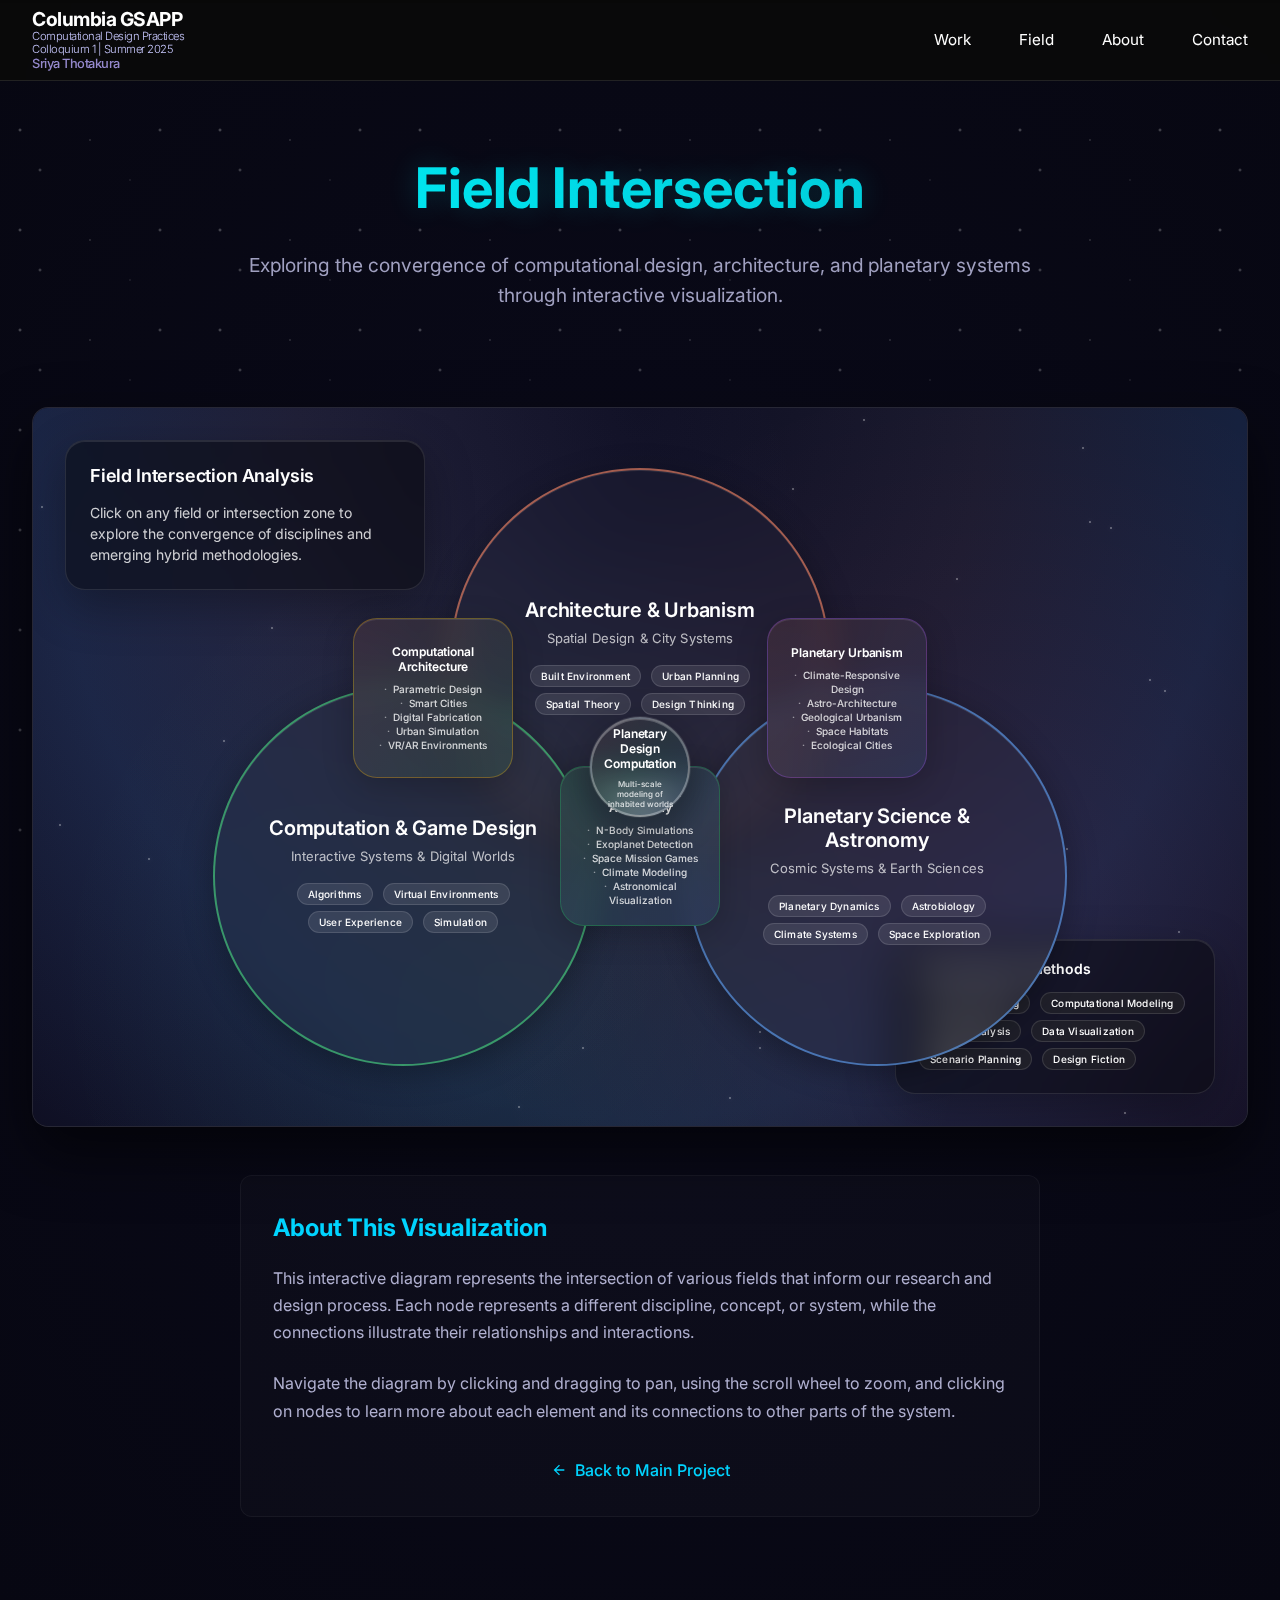
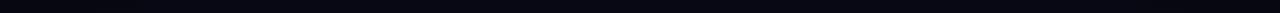
<file: field_intersection.html>
<!DOCTYPE html>
<html lang="en">
<head>
    <meta charset="UTF-8">
    <meta name="viewport" content="width=device-width, initial-scale=1.0">
    <title>Field Intersection | Columbia GSAPP</title>
    <link rel="stylesheet" href="lusion-style.css">
    <link rel="preconnect" href="https://fonts.googleapis.com">
    <link rel="preconnect" href="https://fonts.gstatic.com" crossorigin>
    <link href="https://fonts.googleapis.com/css2?family=Inter:wght@300;400;500;600;700&display=swap" rel="stylesheet">
    <style>
        /* Field Intersection Page Specific Styles */
        .field-intersection-page {
            background: radial-gradient(ellipse at center, #0a0a1a 0%, #070712 100%);
            min-height: 100vh;
            color: #fff;
            padding-top: 80px;
        }
        
        .field-header {
            text-align: center;
            padding: 4rem 2rem 2rem;
            position: relative;
            z-index: 10;
        }
        
        .field-title {
            font-size: 3.5rem;
            font-weight: 700;
            margin-bottom: 1rem;
            background: linear-gradient(45deg, #00f7ff, #00b8c9);
            -webkit-background-clip: text;
            -webkit-text-fill-color: transparent;
            text-shadow: 0 0 30px rgba(0, 247, 255, 0.2);
        }
        
        .field-subtitle {
            font-size: 1.2rem;
            color: #a0a0c0;
            max-width: 800px;
            margin: 0 auto 2rem;
            line-height: 1.6;
        }
        
        .field-container {
            position: relative;
            width: 100%;
            max-width: 1400px;
            margin: 0 auto;
            padding: 0 2rem 6rem;
            z-index: 5;
        }
        
        .field-iframe-container {
            position: relative;
            width: 100%;
            height: 80vh;
            min-height: 600px;
            border-radius: 16px;
            overflow: hidden;
            box-shadow: 0 25px 60px rgba(0, 0, 0, 0.6);
            border: 1px solid rgba(255, 255, 255, 0.1);
            background: #0f0f1f;
            margin: 2rem 0;
        }
        
        .field-iframe {
            width: 100%;
            height: 100%;
            border: none;
            background: transparent;
        }
        
        .field-description {
            max-width: 800px;
            margin: 3rem auto 0;
            padding: 2rem;
            background: rgba(255, 255, 255, 0.02);
            border-radius: 12px;
            border: 1px solid rgba(255, 255, 255, 0.05);
            line-height: 1.7;
            color: #b0b0d0;
        }
        
        .field-description h3 {
            color: #00d4ff;
            margin-bottom: 1rem;
            font-size: 1.5rem;
        }
        
        .field-description p {
            margin-bottom: 1.5rem;
        }
        
        .back-link {
            display: inline-block;
            margin-top: 2rem;
            color: #00d4ff;
            text-decoration: none;
            font-weight: 500;
            transition: all 0.3s ease;
            display: flex;
            align-items: center;
            justify-content: center;
            gap: 8px;
        }
        
        .back-link:hover {
            color: #00a3ff;
            transform: translateX(-5px);
        }
        
        .back-link svg {
            width: 16px;
            height: 16px;
            fill: currentColor;
            transition: transform 0.3s ease;
        }
        
        .back-link:hover svg {
            transform: translateX(-3px);
        }
        
        @media (max-width: 768px) {
            .field-title {
                font-size: 2.5rem;
            }
            
            .field-subtitle {
                font-size: 1rem;
                padding: 0 1rem;
            }
            
            .field-iframe-container {
                height: 60vh;
                min-height: 400px;
                margin: 1rem 0;
            }
            
            .field-description {
                padding: 1.5rem;
                margin: 2rem 1rem 0;
            }
        }
    </style>
</head>
<body class="field-intersection-page">
    <!-- Scroll Progress Indicator -->
    <div class="scroll-progress">
        <div class="scroll-progress-bar"></div>
    </div>

    <!-- Navigation -->
    <nav class="navbar">
        <div class="nav-container">
            <div class="nav-logo">
                <a href="lusion-style.html" class="logo-link">
                    <div class="logo-text">
                        <div class="logo-main">Columbia GSAPP</div>
                        <div class="logo-sub">Computational Design Practices</div>
                        <div class="logo-sub">Colloquium 1 | Summer 2025</div>
                        <div class="logo-author">Sriya Thotakura</div>
                    </div>
                </a>
            </div>
            <div class="nav-menu" id="nav-menu">
                <ul class="nav-list">
                    <li class="nav-item"><a href="lusion-style.html#work" class="nav-link">Work</a></li>
                    <li class="nav-item active"><a href="field_intersection.html" class="nav-link">Field</a></li>
                    <li class="nav-item"><a href="lusion-style.html#about" class="nav-link">About</a></li>
                    <li class="nav-item"><a href="lusion-style.html#contact" class="nav-link">Contact</a></li>
                </ul>
            </div>
            <div class="nav-toggle" id="nav-toggle">
                <span class="bar"></span>
                <span class="bar"></span>
                <span class="bar"></span>
            </div>
        </div>
    </nav>

    <!-- Field Intersection Content -->
    <header class="field-header">
        <h1 class="field-title">Field Intersection</h1>
        <p class="field-subtitle">Exploring the convergence of computational design, architecture, and planetary systems through interactive visualization.</p>
    </header>

    <div class="field-container">
        <div class="field-iframe-container
        ">
            <iframe 
                src="field_intersection_diagram.html" 
                class="field-iframe"
                frameborder="0"
                allowfullscreen
                sandbox="allow-scripts allow-same-origin">
            </iframe>
        </div>

        <div class="field-description">
            <h3>About This Visualization</h3>
            <p>This interactive diagram represents the intersection of various fields that inform our research and design process. Each node represents a different discipline, concept, or system, while the connections illustrate their relationships and interactions.</p>
            
            <p>Navigate the diagram by clicking and dragging to pan, using the scroll wheel to zoom, and clicking on nodes to learn more about each element and its connections to other parts of the system.</p>
            
            <a href="lusion-style.html" class="back-link">
                <svg xmlns="http://www.w3.org/2000/svg" viewBox="0 0 24 24">
                    <path d="M20 11H7.83l5.59-5.59L12 4l-8 8 8 8 1.41-1.41L7.83 13H20v-2z"/>
                </svg>
                Back to Main Project
            </a>
        </div>
    </div>

    <script>
        // Mobile menu toggle functionality
        const navToggle = document.getElementById('nav-toggle');
        const navMenu = document.getElementById('nav-menu');
        
        if (navToggle && navMenu) {
            navToggle.addEventListener('click', () => {
                navMenu.classList.toggle('active');
                navToggle.classList.toggle('active');
            });
            
            // Close menu when clicking on a nav link
            const navLinks = document.querySelectorAll('.nav-link');
            navLinks.forEach(link => {
                link.addEventListener('click', () => {
                    navMenu.classList.remove('active');
                    navToggle.classList.remove('active');
                });
            });
        }
        
        // Update active nav link
        const currentPage = window.location.pathname.split('/').pop() || 'index.html';
        const navItems = document.querySelectorAll('.nav-link');
        navItems.forEach(item => {
            if (item.getAttribute('href') === currentPage) {
                item.parentElement.classList.add('active');
            }
        });
    </script>
</body>
</html>
</file>
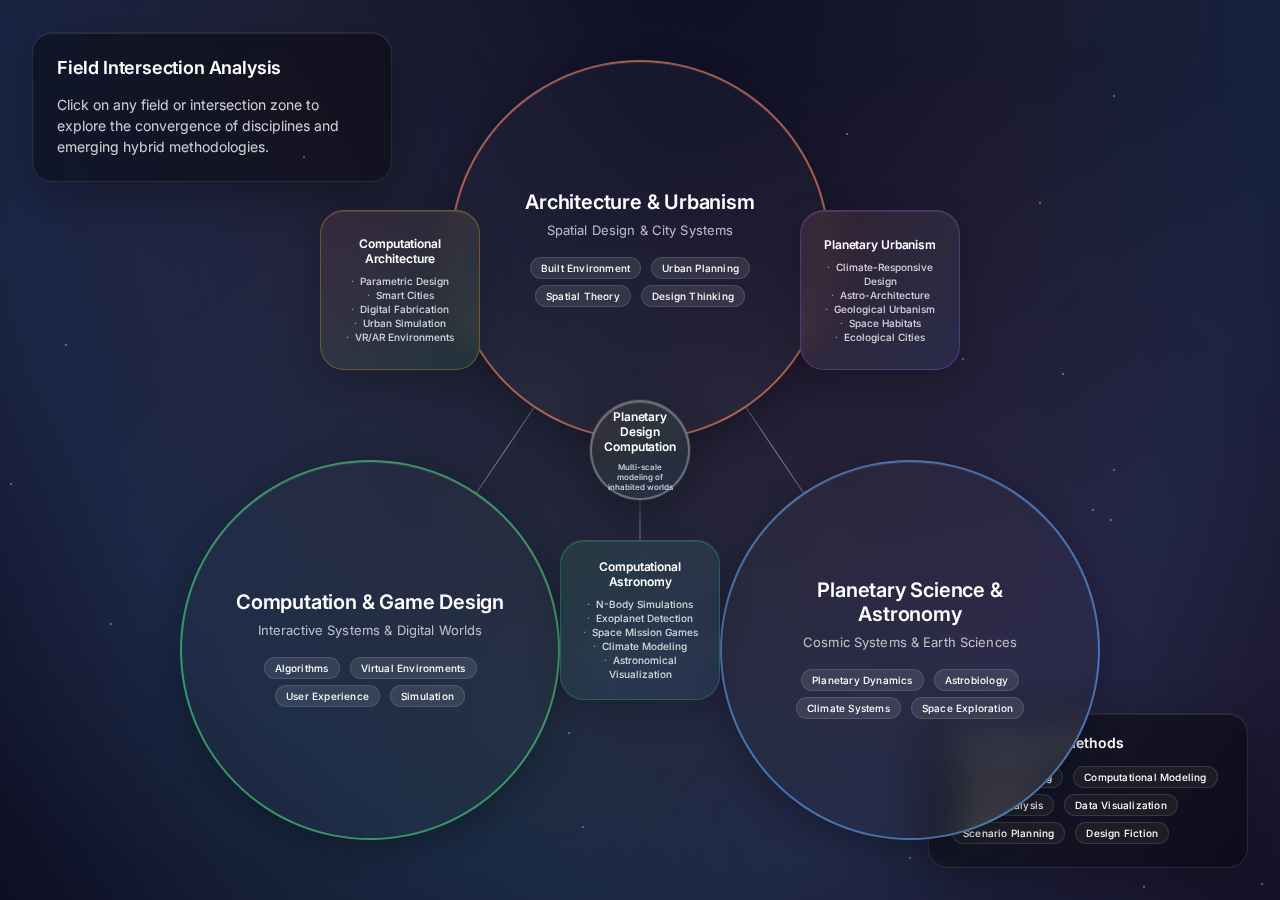
<file: field_intersection_diagram.html>
<!DOCTYPE html>
<html lang="en">
<head>
    <meta charset="UTF-8">
    <meta name="viewport" content="width=device-width, initial-scale=1.0">
    <title>Field Intersection Diagram</title>
    <link href="https://fonts.googleapis.com/css2?family=Inter:wght@300;400;500;600;700&display=swap" rel="stylesheet">
    <style>
        * {
            margin: 0;
            padding: 0;
            box-sizing: border-box;
        }

        body {
            font-family: 'Inter', -apple-system, BlinkMacSystemFont, sans-serif;
            background: radial-gradient(ellipse at top, #0f0f23 0%, #1a1a2e 40%, #16213e 70%, #0f0f23 100%);
            overflow: hidden;
            color: #ffffff;
            min-height: 100vh;
            position: relative;
        }

        body::before {
            content: '';
            position: fixed;
            top: 0;
            left: 0;
            width: 100%;
            height: 100%;
            background: 
                radial-gradient(circle at 20% 30%, rgba(120, 119, 198, 0.1) 0%, transparent 50%),
                radial-gradient(circle at 80% 70%, rgba(255, 119, 198, 0.08) 0%, transparent 50%),
                radial-gradient(circle at 40% 80%, rgba(119, 255, 198, 0.06) 0%, transparent 50%);
            pointer-events: none;
            z-index: 0;
        }

        #diagram-container {
            width: 100vw;
            height: 100vh;
            position: relative;
            display: flex;
            align-items: center;
            justify-content: center;
            z-index: 1;
        }

        .field-circle {
            position: absolute;
            width: 380px;
            height: 380px;
            border-radius: 50%;
            border: 2px solid;
            display: flex;
            align-items: center;
            justify-content: center;
            cursor: pointer;
            transition: all 0.5s cubic-bezier(0.4, 0, 0.2, 1);
            backdrop-filter: blur(20px);
            z-index: 3;
            background: rgba(255, 255, 255, 0.02);
            box-shadow: 
                0 8px 32px rgba(0, 0, 0, 0.3),
                inset 0 1px 0 rgba(255, 255, 255, 0.1);
        }

        .field-circle:hover {
            transform: scale(1.02) translateY(-5px);
            z-index: 10;
            box-shadow: 
                0 20px 60px rgba(0, 0, 0, 0.4),
                inset 0 1px 0 rgba(255, 255, 255, 0.2);
        }

        #architecture {
            border-color: rgba(255, 138, 101, 0.6);
            top: 60px;
            left: 50%;
            transform: translateX(-50%);
        }

        #architecture:hover {
            border-color: rgba(255, 138, 101, 0.9);
            box-shadow: 
                0 20px 60px rgba(255, 138, 101, 0.2),
                inset 0 1px 0 rgba(255, 255, 255, 0.2);
        }

        #computation {
            border-color: rgba(74, 222, 128, 0.6);
            bottom: 60px;
            left: 180px;
        }

        #computation:hover {
            border-color: rgba(74, 222, 128, 0.9);
            box-shadow: 
                0 20px 60px rgba(74, 222, 128, 0.2),
                inset 0 1px 0 rgba(255, 255, 255, 0.2);
        }

        #planetary {
            border-color: rgba(96, 165, 250, 0.6);
            bottom: 60px;
            right: 180px;
        }

        #planetary:hover {
            border-color: rgba(96, 165, 250, 0.9);
            box-shadow: 
                0 20px 60px rgba(96, 165, 250, 0.2),
                inset 0 1px 0 rgba(255, 255, 255, 0.2);
        }

        .field-content {
            text-align: center;
            max-width: 280px;
            z-index: 1;
        }

        .field-title {
            font-size: 20px;
            font-weight: 600;
            margin-bottom: 8px;
            letter-spacing: -0.01em;
            line-height: 1.2;
        }

        .field-subtitle {
            font-size: 13px;
            font-weight: 400;
            opacity: 0.7;
            margin-bottom: 16px;
            letter-spacing: 0.01em;
        }

        .concept-tag {
            display: inline-block;
            background: rgba(255, 255, 255, 0.08);
            border: 1px solid rgba(255, 255, 255, 0.12);
            padding: 4px 10px;
            margin: 3px;
            border-radius: 16px;
            font-size: 10px;
            font-weight: 500;
            letter-spacing: 0.02em;
            backdrop-filter: blur(10px);
            transition: all 0.3s ease;
        }

        .concept-tag:hover {
            background: rgba(255, 255, 255, 0.15);
            border-color: rgba(255, 255, 255, 0.25);
            transform: translateY(-1px);
        }

        .intersection-zone {
            position: absolute;
            border-radius: 24px;
            cursor: pointer;
            transition: all 0.4s cubic-bezier(0.4, 0, 0.2, 1);
            display: flex;
            align-items: center;
            justify-content: center;
            font-size: 11px;
            font-weight: 500;
            text-align: center;
            padding: 16px;
            backdrop-filter: blur(15px);
            background: rgba(255, 255, 255, 0.04);
            border: 1px solid rgba(255, 255, 255, 0.1);
            box-shadow: 
                0 8px 32px rgba(0, 0, 0, 0.2),
                inset 0 1px 0 rgba(255, 255, 255, 0.1);
            z-index: 5;
        }

        .intersection-zone:hover {
            transform: scale(1.05) translateY(-3px);
            background: rgba(255, 255, 255, 0.08);
            border-color: rgba(255, 255, 255, 0.2);
            box-shadow: 
                0 16px 48px rgba(0, 0, 0, 0.3),
                inset 0 1px 0 rgba(255, 255, 255, 0.2);
            z-index: 15;
        }

        #arch-comp {
            width: 160px;
            height: 160px;
            top: 210px;
            left: 320px;
            background: linear-gradient(135deg, rgba(255, 138, 101, 0.1), rgba(74, 222, 128, 0.1));
            border-color: rgba(255, 184, 0, 0.3);
        }

        #arch-planet {
            width: 160px;
            height: 160px;
            top: 210px;
            right: 320px;
            background: linear-gradient(135deg, rgba(255, 138, 101, 0.1), rgba(96, 165, 250, 0.1));
            border-color: rgba(168, 85, 247, 0.3);
        }

        #comp-planet {
            width: 160px;
            height: 160px;
            bottom: 200px;
            left: 50%;
            transform: translateX(-50%);
            background: linear-gradient(135deg, rgba(74, 222, 128, 0.1), rgba(96, 165, 250, 0.1));
            border-color: rgba(34, 197, 94, 0.3);
        }

        #center-intersection {
            width: 100px;
            height: 100px;
            background: linear-gradient(135deg, 
                rgba(255, 138, 101, 0.08), 
                rgba(74, 222, 128, 0.08), 
                rgba(96, 165, 250, 0.08)
            );
            border: 2px solid rgba(255, 255, 255, 0.3);
            top: 50%;
            left: 50%;
            transform: translate(-50%, -50%);
            font-size: 9px;
            z-index: 20;
            border-radius: 50%;
            box-shadow: 
                0 12px 40px rgba(0, 0, 0, 0.3),
                0 0 0 1px rgba(255, 255, 255, 0.1),
                inset 0 1px 0 rgba(255, 255, 255, 0.2);
        }

        .connection-line {
            position: absolute;
            height: 1px;
            background: linear-gradient(90deg, 
                transparent, 
                rgba(255, 255, 255, 0.15), 
                rgba(255, 255, 255, 0.4), 
                rgba(255, 255, 255, 0.15), 
                transparent
            );
            transform-origin: left center;
            animation: pulse 6s infinite ease-in-out;
            z-index: 1;
        }

        @keyframes pulse {
            0%, 100% { 
                opacity: 0.2;
                transform: scaleY(1);
            }
            50% { 
                opacity: 0.6;
                transform: scaleY(1.5);
            }
        }

        #info-panel {
            position: fixed;
            top: 32px;
            left: 32px;
            background: rgba(0, 0, 0, 0.4);
            backdrop-filter: blur(20px);
            padding: 24px;
            border-radius: 20px;
            border: 1px solid rgba(255, 255, 255, 0.1);
            max-width: 360px;
            box-shadow: 
                0 16px 48px rgba(0, 0, 0, 0.3),
                inset 0 1px 0 rgba(255, 255, 255, 0.1);
        }

        #info-panel h3 {
            font-size: 18px;
            font-weight: 600;
            margin-bottom: 16px;
            letter-spacing: -0.01em;
        }

        #selected-info {
            font-size: 14px;
            line-height: 1.5;
            color: rgba(255, 255, 255, 0.8);
        }

        #methodology-panel {
            position: fixed;
            bottom: 32px;
            right: 32px;
            background: rgba(0, 0, 0, 0.4);
            backdrop-filter: blur(20px);
            padding: 20px;
            border-radius: 20px;
            border: 1px solid rgba(255, 255, 255, 0.1);
            max-width: 320px;
            box-shadow: 
                0 16px 48px rgba(0, 0, 0, 0.3),
                inset 0 1px 0 rgba(255, 255, 255, 0.1);
        }

        #methodology-panel h4 {
            font-size: 14px;
            font-weight: 600;
            margin-bottom: 12px;
            letter-spacing: -0.01em;
        }

        .floating-particle {
            position: absolute;
            width: 2px;
            height: 2px;
            background: rgba(255, 255, 255, 0.4);
            border-radius: 50%;
            animation: float 12s infinite ease-in-out;
            box-shadow: 0 0 6px rgba(255, 255, 255, 0.3);
        }

        @keyframes float {
            0%, 100% { 
                transform: translateY(0px) translateX(0px) scale(1);
                opacity: 0.4;
            }
            25% { 
                transform: translateY(-15px) translateX(5px) scale(1.2);
                opacity: 0.7;
            }
            50% { 
                transform: translateY(-8px) translateX(-3px) scale(0.8);
                opacity: 0.5;
            }
            75% { 
                transform: translateY(-20px) translateX(8px) scale(1.1);
                opacity: 0.6;
            }
        }

        .intersection-zone strong {
            display: block;
            margin-bottom: 8px;
            font-weight: 600;
            font-size: 12px;
            letter-spacing: -0.01em;
        }

        .intersection-zone ul {
            list-style: none;
            font-size: 10px;
            line-height: 1.4;
            opacity: 0.8;
        }

        .intersection-zone li::before {
            content: '·';
            margin-right: 6px;
            opacity: 0.6;
        }

        @media (max-width: 1200px) {
            .field-circle {
                width: 320px;
                height: 320px;
            }
            
            .intersection-zone {
                width: 140px;
                height: 140px;
                font-size: 10px;
                padding: 12px;
            }
            
            #center-intersection {
                width: 80px;
                height: 80px;
                font-size: 8px;
            }
        }
    </style>
</head>
<body>
    <div id="diagram-container">
        <!-- Main Field Circles -->
        <div class="field-circle" id="architecture">
            <div class="field-content">
                <div class="field-title">Architecture & Urbanism</div>
                <div class="field-subtitle">Spatial Design & City Systems</div>
                <div class="concept-tag">Built Environment</div>
                <div class="concept-tag">Urban Planning</div>
                <div class="concept-tag">Spatial Theory</div>
                <div class="concept-tag">Design Thinking</div>
            </div>
        </div>

        <div class="field-circle" id="computation">
            <div class="field-content">
                <div class="field-title">Computation & Game Design</div>
                <div class="field-subtitle">Interactive Systems & Digital Worlds</div>
                <div class="concept-tag">Algorithms</div>
                <div class="concept-tag">Virtual Environments</div>
                <div class="concept-tag">User Experience</div>
                <div class="concept-tag">Simulation</div>
            </div>
        </div>

        <div class="field-circle" id="planetary">
            <div class="field-content">
                <div class="field-title">Planetary Science & Astronomy</div>
                <div class="field-subtitle">Cosmic Systems & Earth Sciences</div>
                <div class="concept-tag">Planetary Dynamics</div>
                <div class="concept-tag">Astrobiology</div>
                <div class="concept-tag">Climate Systems</div>
                <div class="concept-tag">Space Exploration</div>
            </div>
        </div>

        <!-- Intersection Zones -->
        <div class="intersection-zone" id="arch-comp">
            <div>
                <strong>Computational Architecture</strong>
                <ul>
                    <li>Parametric Design</li>
                    <li>Smart Cities</li>
                    <li>Digital Fabrication</li>
                    <li>Urban Simulation</li>
                    <li>VR/AR Environments</li>
                </ul>
            </div>
        </div>

        <div class="intersection-zone" id="arch-planet">
            <div>
                <strong>Planetary Urbanism</strong>
                <ul>
                    <li>Climate-Responsive Design</li>
                    <li>Astro-Architecture</li>
                    <li>Geological Urbanism</li>
                    <li>Space Habitats</li>
                    <li>Ecological Cities</li>
                </ul>
            </div>
        </div>

        <div class="intersection-zone" id="comp-planet">
            <div>
                <strong>Computational Astronomy</strong>
                <ul>
                    <li>N-Body Simulations</li>
                    <li>Exoplanet Detection</li>
                    <li>Space Mission Games</li>
                    <li>Climate Modeling</li>
                    <li>Astronomical Visualization</li>
                </ul>
            </div>
        </div>

        <div class="intersection-zone" id="center-intersection">
            <div>
                <strong>Planetary Design Computation</strong>
                <div style="font-size: 8px; opacity: 0.8; margin-top: 4px;">
                    Multi-scale modeling of inhabited worlds
                </div>
            </div>
        </div>

        <!-- Connection Lines -->
        <div class="connection-line" id="line1"></div>
        <div class="connection-line" id="line2"></div>
        <div class="connection-line" id="line3"></div>
        <div class="connection-line" id="line4"></div>
        <div class="connection-line" id="line5"></div>
        <div class="connection-line" id="line6"></div>
    </div>

    <div id="info-panel">
        <h3>Field Intersection Analysis</h3>
        <p id="selected-info">Click on any field or intersection zone to explore the convergence of disciplines and emerging hybrid methodologies.</p>
        <div id="projects-list"></div>
    </div>

    <div id="methodology-panel">
        <h4>Interdisciplinary Methods</h4>
        <div class="concept-tag">Systems Thinking</div>
        <div class="concept-tag">Computational Modeling</div>
        <div class="concept-tag">Spatial Analysis</div>
        <div class="concept-tag">Data Visualization</div>
        <div class="concept-tag">Scenario Planning</div>
        <div class="concept-tag">Design Fiction</div>
    </div>

    <script>
        const fieldData = {
            architecture: {
                title: "Architecture & Urbanism",
                description: "The design of built environments from individual buildings to entire cities, focusing on spatial relationships, human experience, and sustainable development.",
                methods: ["Site Analysis", "Design Thinking", "Urban Planning", "Environmental Design", "Social Architecture"],
                projects: ["Smart City Infrastructure", "Climate-Adaptive Buildings", "Urban Data Visualization", "Parametric Urban Design"]
            },
            computation: {
                title: "Computation & Game Design",
                description: "The creation of interactive digital systems, algorithms, and virtual environments that engage users through gameplay, simulation, and immersive experiences.",
                methods: ["Algorithmic Design", "User Experience Research", "Interactive Prototyping", "Game Mechanics", "Virtual World Building"],
                projects: ["Procedural City Generation", "Climate Change Games", "Space Exploration Simulators", "Urban Planning Games"]
            },
            planetary: {
                title: "Planetary Science & Astronomy",
                description: "The study of planets, stars, and cosmic systems, including Earth's climate, geology, and the search for life beyond our planet.",
                methods: ["Observational Astronomy", "Planetary Modeling", "Climate Analysis", "Astrobiology", "Space Mission Design"],
                projects: ["Exoplanet Habitability Models", "Mars Settlement Planning", "Earth System Monitoring", "Asteroid Impact Simulations"]
            }
        };

        const intersectionData = {
            "arch-comp": {
                title: "Computational Architecture",
                description: "The fusion of architectural design with computational methods, creating responsive, intelligent built environments.",
                examples: ["Parametric building design using algorithms", "Smart city sensors and urban informatics", "VR/AR architectural visualization", "Computational urban planning tools", "Digital fabrication in construction"],
                keyPractitioners: ["Greg Lynn", "Lars Spuybroek", "Kas Oosterhuis"]
            },
            "arch-planet": {
                title: "Planetary Urbanism",
                description: "Architecture and urban design informed by planetary-scale thinking and astronomical perspectives.",
                examples: ["Climate-responsive urban design", "Space habitat architecture", "Geological constraints in city planning", "Astro-biological design principles", "Planetary settlement planning"],
                keyPractitioners: ["Benjamin Bratton", "Teddy Cruz", "Mitchell Joachim"]
            },
            "comp-planet": {
                title: "Computational Astronomy",
                description: "The use of computational methods and game design principles to understand and visualize cosmic phenomena.",
                examples: ["N-body gravitational simulations", "Exoplanet detection algorithms", "Space exploration strategy games", "Climate modeling software", "Citizen science astronomy games"],
                keyPractitioners: ["Neil deGrasse Tyson", "Katie Mack", "Chris Hecker"]
            },
            "center-intersection": {
                title: "Planetary Design Computation",
                description: "The convergence of all three fields: using computational methods to design human settlements that respond to planetary and cosmic forces.",
                examples: ["Multi-scale Earth system models for urban planning", "Gamified planetary terraforming simulations", "Computational astrobiology for habitat design", "Interactive climate futures for city planning", "Space-based solar power urban integration"],
                keyPractitioners: ["Emerging interdisciplinary researchers", "NASA Ames Research Center", "MIT Senseable City Lab"]
            }
        };

        function createConnectionLines() {
            const container = document.getElementById('diagram-container');
            
            const connections = [
                { from: 'architecture', to: 'computation', lineId: 'line1' },
                { from: 'architecture', to: 'planetary', lineId: 'line2' },
                { from: 'computation', to: 'planetary', lineId: 'line3' },
                { from: 'arch-comp', to: 'center-intersection', lineId: 'line4' },
                { from: 'arch-planet', to: 'center-intersection', lineId: 'line5' },
                { from: 'comp-planet', to: 'center-intersection', lineId: 'line6' }
            ];

            connections.forEach((conn, index) => {
                const line = document.getElementById(conn.lineId);
                const fromEl = document.getElementById(conn.from);
                const toEl = document.getElementById(conn.to);
                
                if (fromEl && toEl) {
                    const fromRect = fromEl.getBoundingClientRect();
                    const toRect = toEl.getBoundingClientRect();
                    const containerRect = container.getBoundingClientRect();
                    
                    const fromX = fromRect.left + fromRect.width/2 - containerRect.left;
                    const fromY = fromRect.top + fromRect.height/2 - containerRect.top;
                    const toX = toRect.left + toRect.width/2 - containerRect.left;
                    const toY = toRect.top + toRect.height/2 - containerRect.top;
                    
                    const dx = toX - fromX;
                    const dy = toY - fromY;
                    const distance = Math.sqrt(dx * dx + dy * dy);
                    const angle = Math.atan2(dy, dx) * 180 / Math.PI;
                    
                    line.style.width = distance + 'px';
                    line.style.left = fromX + 'px';
                    line.style.top = fromY + 'px';
                    line.style.transform = `rotate(${angle}deg)`;
                    line.style.animationDelay = (index * 1) + 's';
                }
            });
        }

        function selectElement(elementId) {
            const infoPanel = document.getElementById('selected-info');
            const projectsList = document.getElementById('projects-list');
            
            if (fieldData[elementId]) {
                const field = fieldData[elementId];
                infoPanel.innerHTML = `
                    <strong>${field.title}</strong><br><br>
                    ${field.description}<br><br>
                    <strong>Key Methods:</strong><br>
                    ${field.methods.map(method => `<span class="concept-tag">${method}</span>`).join('')}
                `;
                projectsList.innerHTML = `
                    <br><strong>Example Projects:</strong><br>
                    ${field.projects.map(project => `• ${project}`).join('<br>')}
                `;
            } else if (intersectionData[elementId]) {
                const intersection = intersectionData[elementId];
                infoPanel.innerHTML = `
                    <strong>${intersection.title}</strong><br><br>
                    ${intersection.description}<br><br>
                    <strong>Examples:</strong><br>
                    ${intersection.examples.slice(0, 3).map(example => `• ${example}`).join('<br>')}
                `;
                projectsList.innerHTML = `
                    <br><strong>Key Practitioners:</strong><br>
                    ${intersection.keyPractitioners.map(practitioner => `• ${practitioner}`).join('<br>')}
                `;
            }
        }

        function createFloatingParticles() {
            const container = document.getElementById('diagram-container');
            for (let i = 0; i < 30; i++) {
                const particle = document.createElement('div');
                particle.className = 'floating-particle';
                particle.style.left = Math.random() * 100 + '%';
                particle.style.top = Math.random() * 100 + '%';
                particle.style.animationDelay = Math.random() * 12 + 's';
                particle.style.animationDuration = (8 + Math.random() * 6) + 's';
                container.appendChild(particle);
            }
        }

        // Event listeners
        document.getElementById('architecture').addEventListener('click', () => selectElement('architecture'));
        document.getElementById('computation').addEventListener('click', () => selectElement('computation'));
        document.getElementById('planetary').addEventListener('click', () => selectElement('planetary'));
        document.getElementById('arch-comp').addEventListener('click', () => selectElement('arch-comp'));
        document.getElementById('arch-planet').addEventListener('click', () => selectElement('arch-planet'));
        document.getElementById('comp-planet').addEventListener('click', () => selectElement('comp-planet'));
        document.getElementById('center-intersection').addEventListener('click', () => selectElement('center-intersection'));

        // Initialize
        setTimeout(() => {
            createConnectionLines();
            createFloatingParticles();
        }, 100);
    </script>
</body>
</html>
</file>
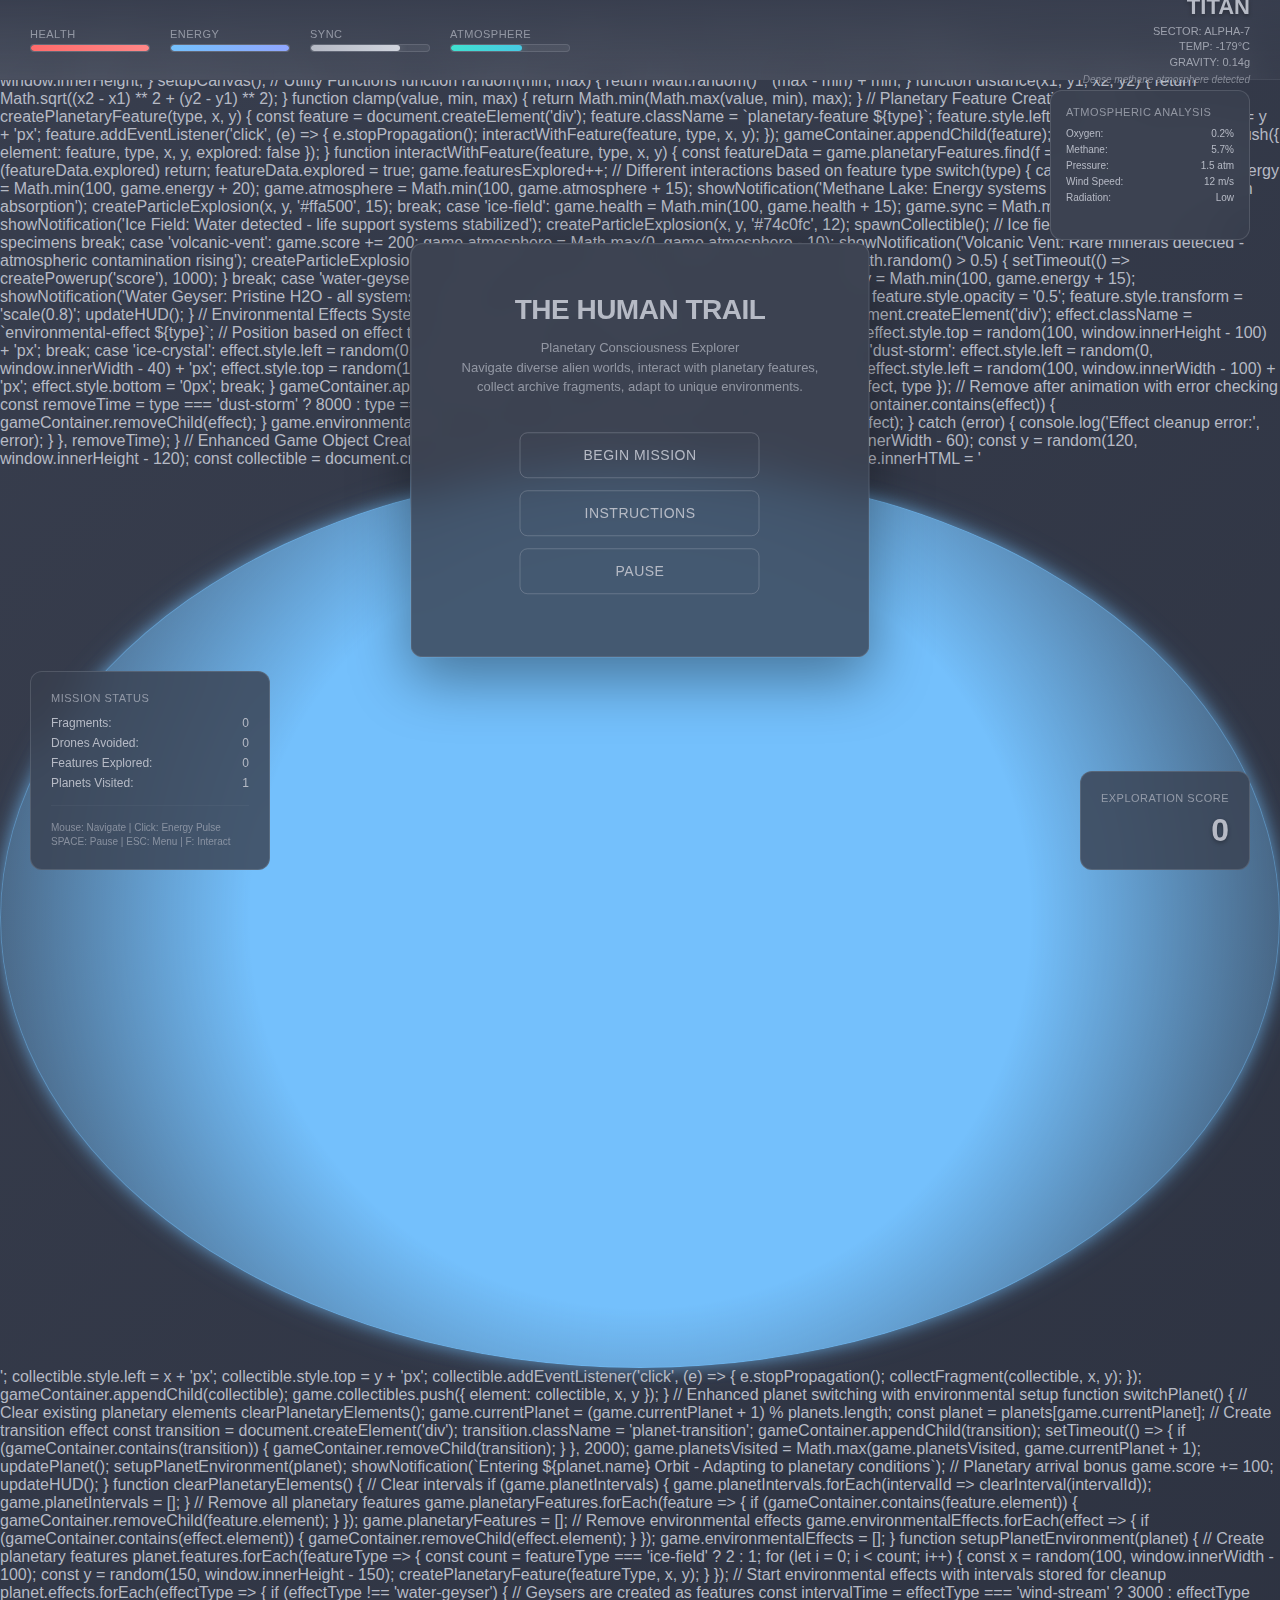
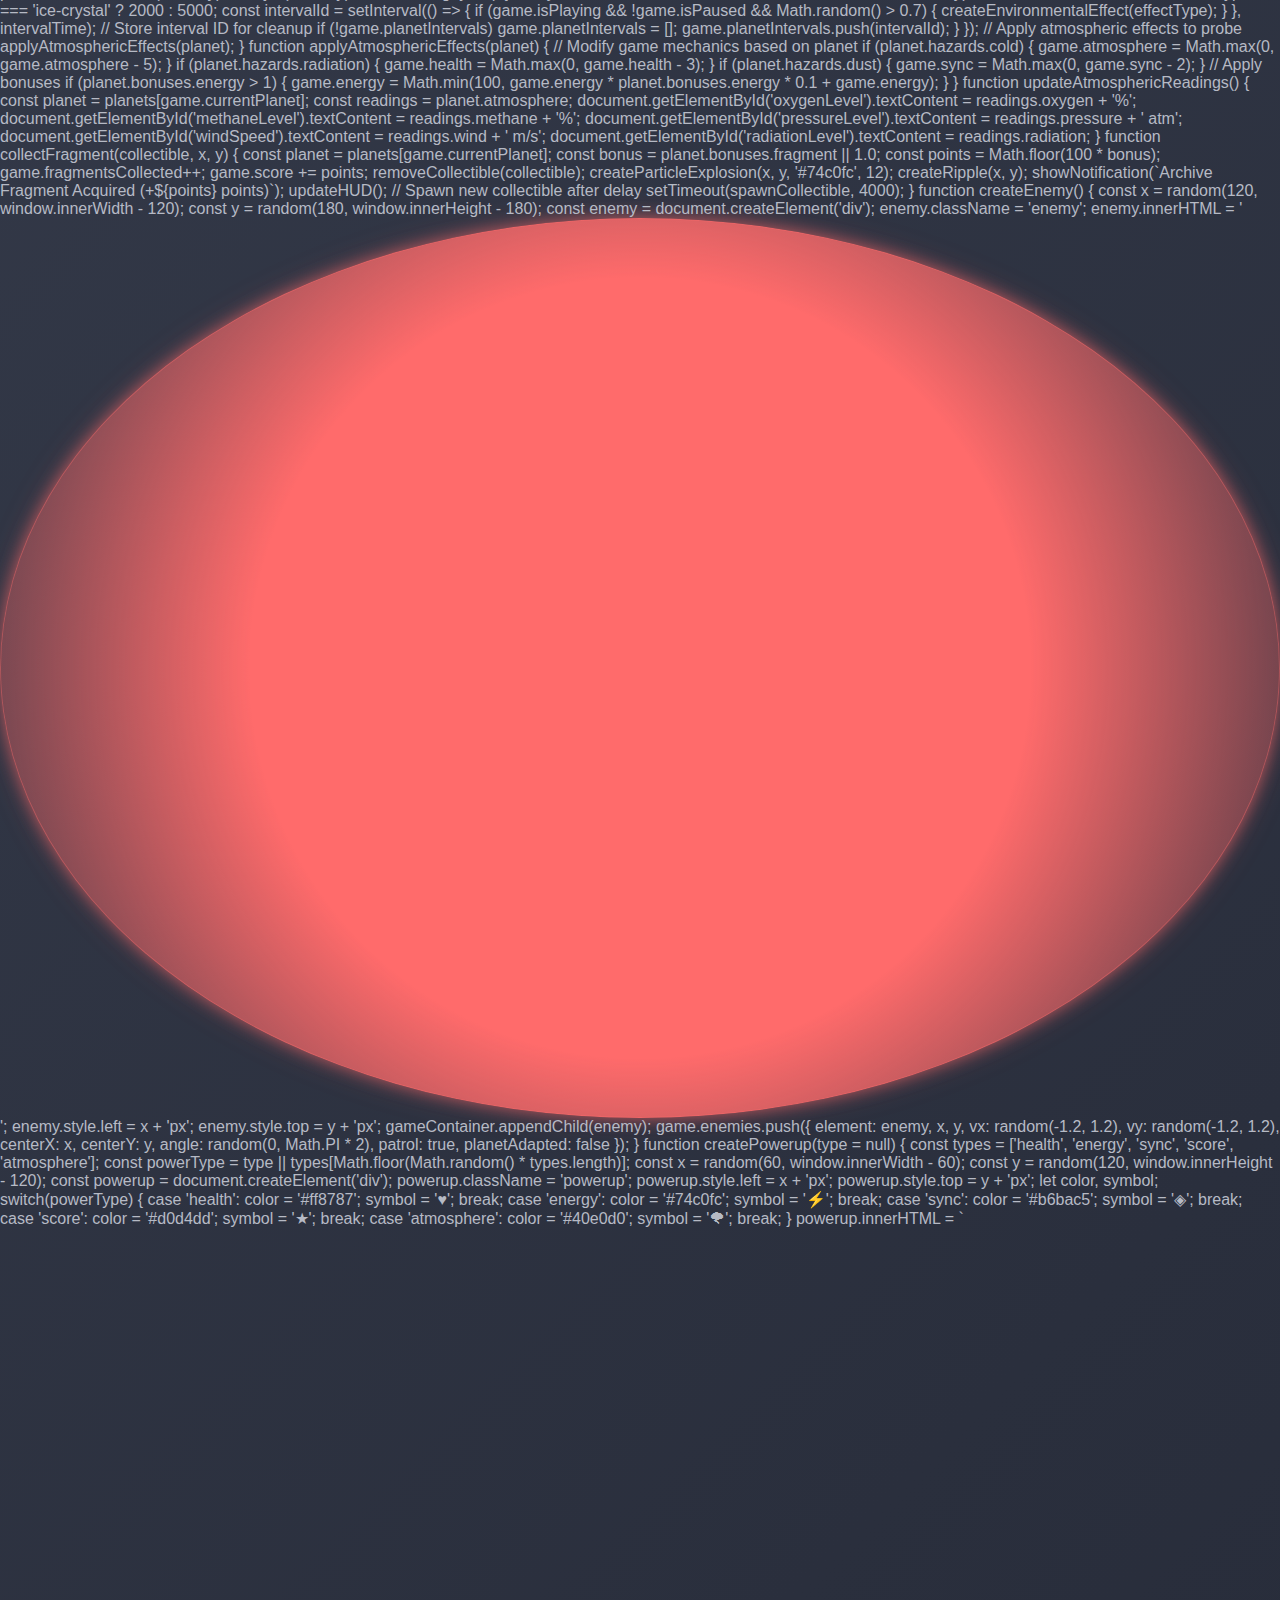
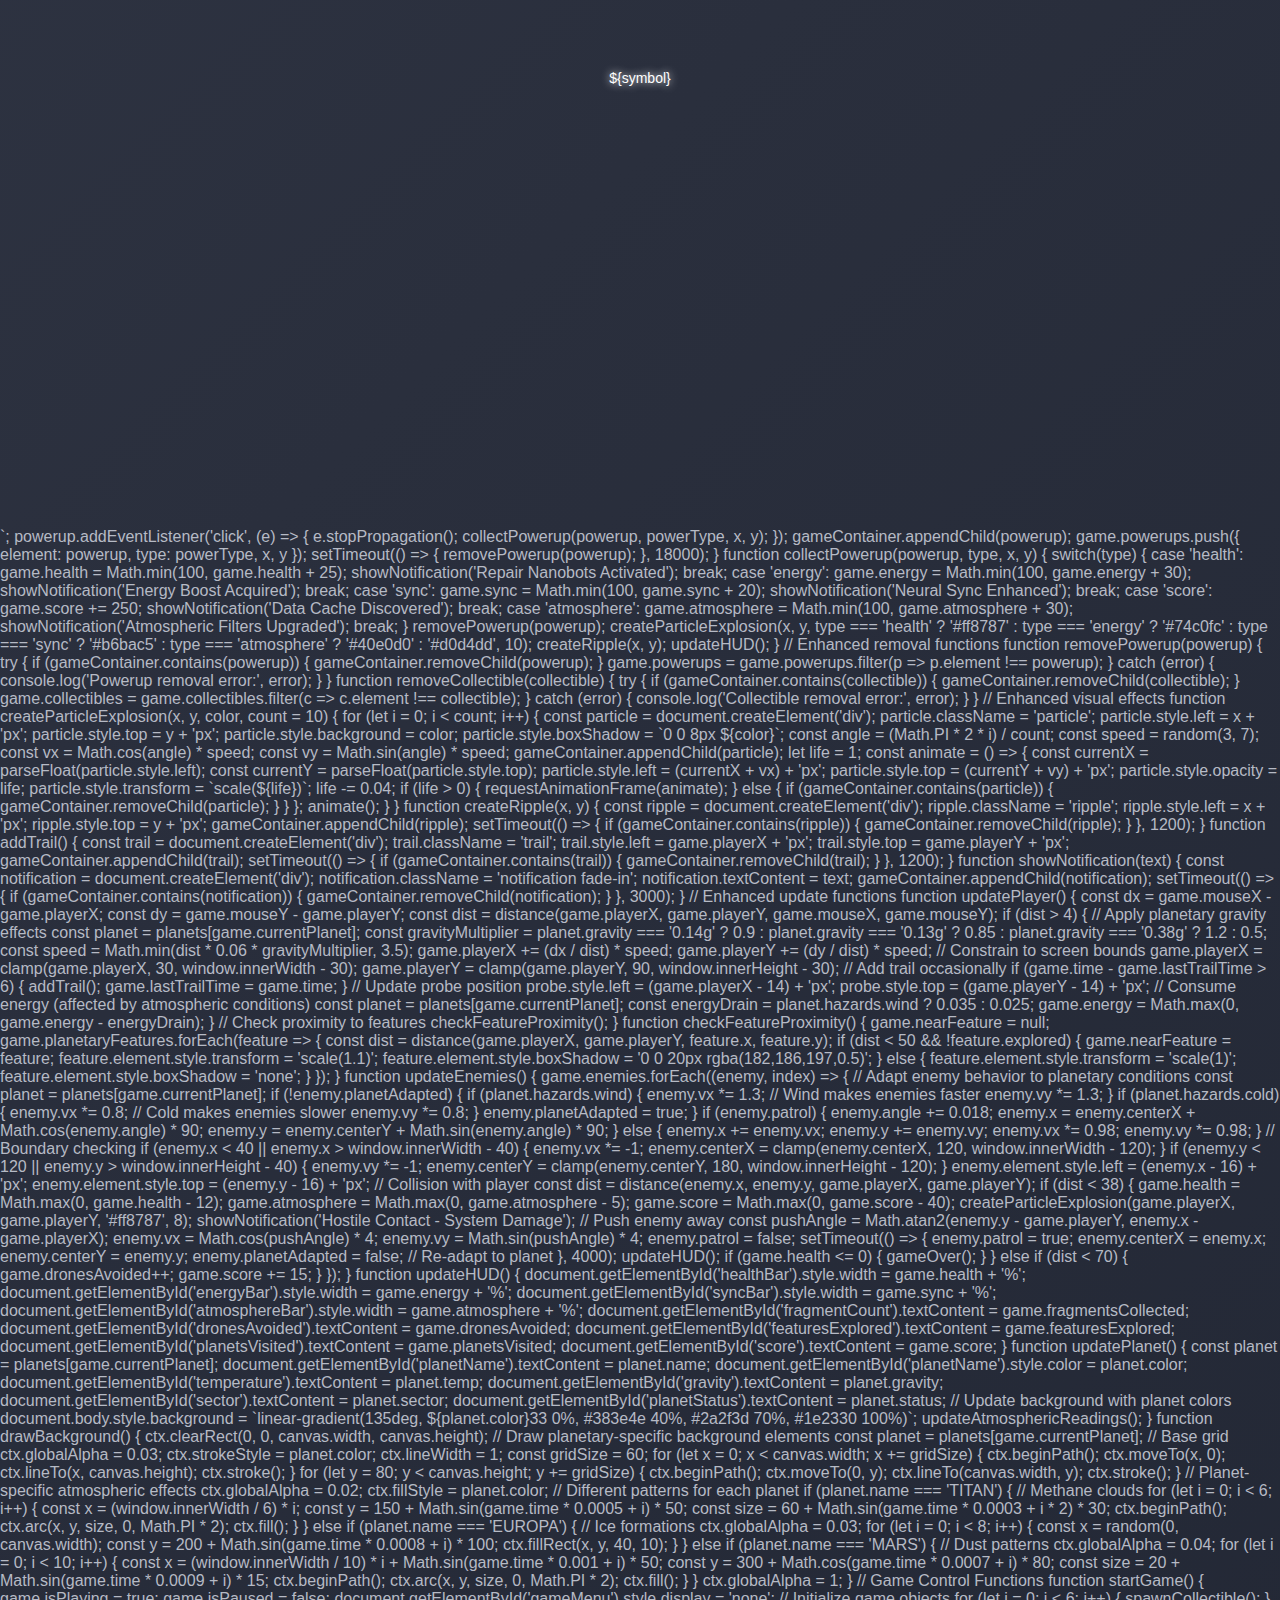
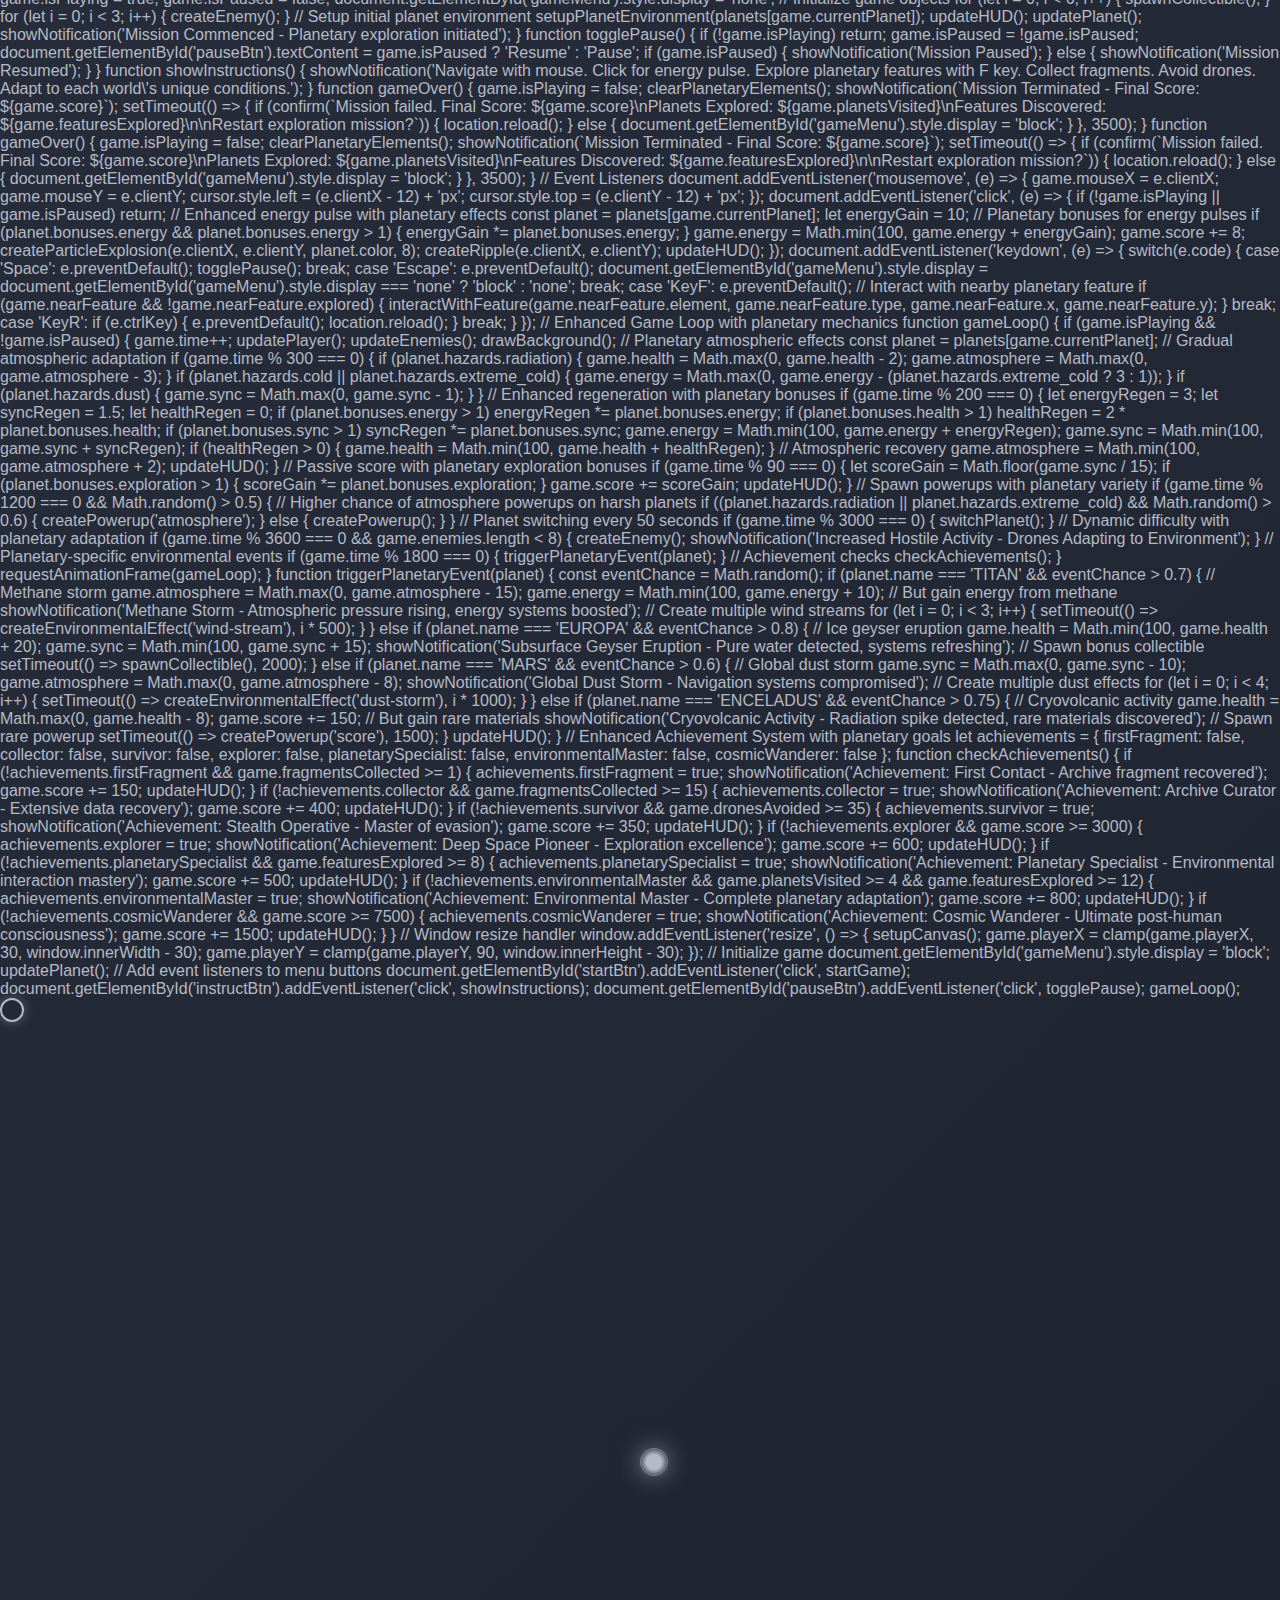
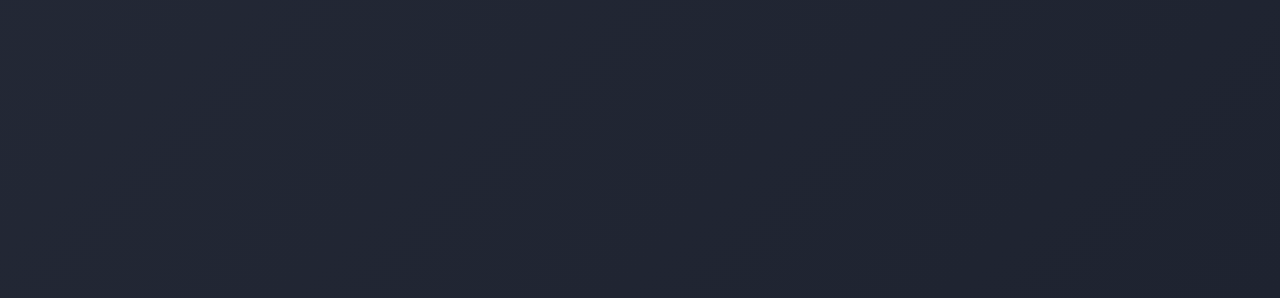
<file: human_trail_sim (1).html>
atmosphere: {
                    oxygen: 0.4,
                    methane: 0.8,
                    pressure: 0.05,
                    wind: 3,
                    radiation: 'Very High'
                },
                features: ['ice-field', 'water-geyser', 'volcanic-vent'],
                effects: ['ice-crystal', 'water-geyser'],
                hazards: { radiation: true, extreme_cold: true },
                bonuses: { fragment: 1.5, rare_materials: 1.8 }
            }
        ];

        // DOM Elements
        const gameContainer = document.getElementById('gameContainer');
        const probe = document.getElementById('playerProbe');
        const cursor = document.getElementById('customCursor');
        const canvas = document.getElementById('backgroundCanvas');
        const ctx = canvas.getContext('2d');

        // Setup canvas
        function setupCanvas() {
            canvas.width = window.innerWidth;
            canvas.height = window.innerHeight;
        }
        setupCanvas();

        // Utility Functions
        function random(min, max) {
            return Math.random() * (max - min) + min;
        }

        function distance(x1, y1, x2, y2) {
            return Math.sqrt((x2 - x1) ** 2 + (y2 - y1) ** 2);
        }

        function clamp(value, min, max) {
            return Math.min(Math.max(value, min), max);
        }

        // Planetary Feature Creation
        function createPlanetaryFeature(type, x, y) {
            const feature = document.createElement('div');
            feature.className = `planetary-feature ${type}`;
            feature.style.left = x + 'px';
            feature.style.top = y + 'px';
            
            feature.addEventListener('click', (e) => {
                e.stopPropagation();
                interactWithFeature(feature, type, x, y);
            });
            
            gameContainer.appendChild(feature);
            game.planetaryFeatures.push({ element: feature, type, x, y, explored: false });
        }

        function interactWithFeature(feature, type, x, y) {
            const featureData = game.planetaryFeatures.find(f => f.element === feature);
            if (featureData.explored) return;
            
            featureData.explored = true;
            game.featuresExplored++;
            
            // Different interactions based on feature type
            switch(type) {
                case 'methane-lake':
                    game.energy = Math.min(100, game.energy + 20);
                    game.atmosphere = Math.min(100, game.atmosphere + 15);
                    showNotification('Methane Lake: Energy systems recharged from hydrocarbon absorption');
                    createParticleExplosion(x, y, '#ffa500', 15);
                    break;
                    
                case 'ice-field':
                    game.health = Math.min(100, game.health + 15);
                    game.sync = Math.min(100, game.sync + 10);
                    showNotification('Ice Field: Water detected - life support systems stabilized');
                    createParticleExplosion(x, y, '#74c0fc', 12);
                    spawnCollectible(); // Ice fields often contain frozen specimens
                    break;
                    
                case 'volcanic-vent':
                    game.score += 200;
                    game.atmosphere = Math.max(0, game.atmosphere - 10);
                    showNotification('Volcanic Vent: Rare minerals detected - atmospheric contamination rising');
                    createParticleExplosion(x, y, '#ff8787', 20);
                    // 50% chance to spawn rare powerup
                    if (Math.random() > 0.5) {
                        setTimeout(() => createPowerup('score'), 1000);
                    }
                    break;
                    
                case 'water-geyser':
                    game.health = Math.min(100, game.health + 25);
                    game.energy = Math.min(100, game.energy + 15);
                    showNotification('Water Geyser: Pristine H2O - all systems refreshed');
                    createParticleExplosion(x, y, '#74c0fc', 18);
                    break;
            }
            
            feature.style.opacity = '0.5';
            feature.style.transform = 'scale(0.8)';
            updateHUD();
        }

        // Environmental Effects System
        function createEnvironmentalEffect(type) {
            const effect = document.createElement('div');
            effect.className = `environmental-effect ${type}`;
            
            // Position based on effect type
            switch(type) {
                case 'wind-stream':
                    effect.style.left = '-100px';
                    effect.style.top = random(100, window.innerHeight - 100) + 'px';
                    break;
                case 'ice-crystal':
                    effect.style.left = random(0, window.innerWidth) + 'px';
                    effect.style.top = '-20px';
                    break;
                case 'dust-storm':
                    effect.style.left = random(0, window.innerWidth - 40) + 'px';
                    effect.style.top = random(100, window.innerHeight - 100) + 'px';
                    break;
                case 'water-geyser':
                    effect.style.left = random(100, window.innerWidth - 100) + 'px';
                    effect.style.bottom = '0px';
                    break;
            }
            
            gameContainer.appendChild(effect);
            game.environmentalEffects.push({ element: effect, type });
            
            // Remove after animation with error checking
            const removeTime = type === 'dust-storm' ? 8000 : 
                              type === 'wind-stream' ? 4000 : 6000;
            
            setTimeout(() => {
                try {
                    if (gameContainer.contains(effect)) {
                        gameContainer.removeChild(effect);
                    }
                    game.environmentalEffects = game.environmentalEffects.filter(e => e.element !== effect);
                } catch (error) {
                    console.log('Effect cleanup error:', error);
                }
            }, removeTime);
        }

        // Enhanced Game Object Creation
        function spawnCollectible() {
            const x = random(60, window.innerWidth - 60);
            const y = random(120, window.innerHeight - 120);
            
            const collectible = document.createElement('div');
            collectible.className = 'collectible';
            collectible.innerHTML = '<div class="collectible-glow"></div>';
            collectible.style.left = x + 'px';
            collectible.style.top = y + 'px';
            
            collectible.addEventListener('click', (e) => {
                e.stopPropagation();
                collectFragment(collectible, x, y);
            });
            
            gameContainer.appendChild(collectible);
            game.collectibles.push({ element: collectible, x, y });
        }

        // Enhanced planet switching with environmental setup
        function switchPlanet() {
            // Clear existing planetary elements
            clearPlanetaryElements();
            
            game.currentPlanet = (game.currentPlanet + 1) % planets.length;
            const planet = planets[game.currentPlanet];
            
            // Create transition effect
            const transition = document.createElement('div');
            transition.className = 'planet-transition';
            gameContainer.appendChild(transition);
            
            setTimeout(() => {
                if (gameContainer.contains(transition)) {
                    gameContainer.removeChild(transition);
                }
            }, 2000);
            
            game.planetsVisited = Math.max(game.planetsVisited, game.currentPlanet + 1);
            updatePlanet();
            setupPlanetEnvironment(planet);
            showNotification(`Entering ${planet.name} Orbit - Adapting to planetary conditions`);
            
            // Planetary arrival bonus
            game.score += 100;
            updateHUD();
        }

        function clearPlanetaryElements() {
            // Clear intervals
            if (game.planetIntervals) {
                game.planetIntervals.forEach(intervalId => clearInterval(intervalId));
                game.planetIntervals = [];
            }
            
            // Remove all planetary features
            game.planetaryFeatures.forEach(feature => {
                if (gameContainer.contains(feature.element)) {
                    gameContainer.removeChild(feature.element);
                }
            });
            game.planetaryFeatures = [];
            
            // Remove environmental effects
            game.environmentalEffects.forEach(effect => {
                if (gameContainer.contains(effect.element)) {
                    gameContainer.removeChild(effect.element);
                }
            });
            game.environmentalEffects = [];
        }

        function setupPlanetEnvironment(planet) {
            // Create planetary features
            planet.features.forEach(featureType => {
                const count = featureType === 'ice-field' ? 2 : 1;
                for (let i = 0; i < count; i++) {
                    const x = random(100, window.innerWidth - 100);
                    const y = random(150, window.innerHeight - 150);
                    createPlanetaryFeature(featureType, x, y);
                }
            });
            
            // Start environmental effects with intervals stored for cleanup
            planet.effects.forEach(effectType => {
                if (effectType !== 'water-geyser') { // Geysers are created as features
                    const intervalTime = effectType === 'wind-stream' ? 3000 : 
                                       effectType === 'ice-crystal' ? 2000 : 5000;
                    
                    const intervalId = setInterval(() => {
                        if (game.isPlaying && !game.isPaused && Math.random() > 0.7) {
                            createEnvironmentalEffect(effectType);
                        }
                    }, intervalTime);
                    
                    // Store interval ID for cleanup
                    if (!game.planetIntervals) game.planetIntervals = [];
                    game.planetIntervals.push(intervalId);
                }
            });
            
            // Apply atmospheric effects to probe
            applyAtmosphericEffects(planet);
        }

        function applyAtmosphericEffects(planet) {
            // Modify game mechanics based on planet
            if (planet.hazards.cold) {
                game.atmosphere = Math.max(0, game.atmosphere - 5);
            }
            if (planet.hazards.radiation) {
                game.health = Math.max(0, game.health - 3);
            }
            if (planet.hazards.dust) {
                game.sync = Math.max(0, game.sync - 2);
            }
            
            // Apply bonuses
            if (planet.bonuses.energy > 1) {
                game.energy = Math.min(100, game.energy * planet.bonuses.energy * 0.1 + game.energy);
            }
        }

        function updateAtmosphericReadings() {
            const planet = planets[game.currentPlanet];
            const readings = planet.atmosphere;
            
            document.getElementById('oxygenLevel').textContent = readings.oxygen + '%';
            document.getElementById('methaneLevel').textContent = readings.methane + '%';
            document.getElementById('pressureLevel').textContent = readings.pressure + ' atm';
            document.getElementById('windSpeed').textContent = readings.wind + ' m/s';
            document.getElementById('radiationLevel').textContent = readings.radiation;
        }

        function collectFragment(collectible, x, y) {
            const planet = planets[game.currentPlanet];
            const bonus = planet.bonuses.fragment || 1.0;
            const points = Math.floor(100 * bonus);
            
            game.fragmentsCollected++;
            game.score += points;
            
            removeCollectible(collectible);
            createParticleExplosion(x, y, '#74c0fc', 12);
            createRipple(x, y);
            showNotification(`Archive Fragment Acquired (+${points} points)`);
            
            updateHUD();
            
            // Spawn new collectible after delay
            setTimeout(spawnCollectible, 4000);
        }

        function createEnemy() {
            const x = random(120, window.innerWidth - 120);
            const y = random(180, window.innerHeight - 180);
            
            const enemy = document.createElement('div');
            enemy.className = 'enemy';
            enemy.innerHTML = '<div class="enemy-body"></div>';
            enemy.style.left = x + 'px';
            enemy.style.top = y + 'px';
            
            gameContainer.appendChild(enemy);
            game.enemies.push({
                element: enemy,
                x, y,
                vx: random(-1.2, 1.2),
                vy: random(-1.2, 1.2),
                centerX: x,
                centerY: y,
                angle: random(0, Math.PI * 2),
                patrol: true,
                planetAdapted: false
            });
        }

        function createPowerup(type = null) {
            const types = ['health', 'energy', 'sync', 'score', 'atmosphere'];
            const powerType = type || types[Math.floor(Math.random() * types.length)];
            
            const x = random(60, window.innerWidth - 60);
            const y = random(120, window.innerHeight - 120);
            
            const powerup = document.createElement('div');
            powerup.className = 'powerup';
            powerup.style.left = x + 'px';
            powerup.style.top = y + 'px';
            
            let color, symbol;
            switch(powerType) {
                case 'health': color = '#ff8787'; symbol = '♥'; break;
                case 'energy': color = '#74c0fc'; symbol = '⚡'; break;
                case 'sync': color = '#b6bac5'; symbol = '◈'; break;
                case 'score': color = '#d0d4dd'; symbol = '★'; break;
                case 'atmosphere': color = '#40e0d0'; symbol = '🌪'; break;
            }
            
            powerup.innerHTML = `<div style="
                width: 100%; height: 100%; 
                background: radial-gradient(circle, ${color} 50%, rgba(255,255,255,0.2) 80%, transparent 100%);
                border-radius: 50%; 
                box-shadow: 0 0 16px ${color}40, 0 0 32px ${color}20;
                border: 1px solid ${color}60;
                display: flex; align-items: center; justify-content: center;
                font-size: 14px; color: white; text-shadow: 0 0 8px currentColor;
            ">${symbol}</div>`;
            
            powerup.addEventListener('click', (e) => {
                e.stopPropagation();
                collectPowerup(powerup, powerType, x, y);
            });
            
            gameContainer.appendChild(powerup);
            game.powerups.push({ element: powerup, type: powerType, x, y });
            
            setTimeout(() => {
                removePowerup(powerup);
            }, 18000);
        }

        function collectPowerup(powerup, type, x, y) {
            switch(type) {
                case 'health':
                    game.health = Math.min(100, game.health + 25);
                    showNotification('Repair Nanobots Activated');
                    break;
                case 'energy':
                    game.energy = Math.min(100, game.energy + 30);
                    showNotification('Energy Boost Acquired');
                    break;
                case 'sync':
                    game.sync = Math.min(100, game.sync + 20);
                    showNotification('Neural Sync Enhanced');
                    break;
                case 'score':
                    game.score += 250;
                    showNotification('Data Cache Discovered');
                    break;
                case 'atmosphere':
                    game.atmosphere = Math.min(100, game.atmosphere + 30);
                    showNotification('Atmospheric Filters Upgraded');
                    break;
            }
            
            removePowerup(powerup);
            createParticleExplosion(x, y, type === 'health' ? '#ff8787' : 
                                        type === 'energy' ? '#74c0fc' : 
                                        type === 'sync' ? '#b6bac5' : 
                                        type === 'atmosphere' ? '#40e0d0' : '#d0d4dd', 10);
            createRipple(x, y);
            updateHUD();
        }

        // Enhanced removal functions
        function removePowerup(powerup) {
            try {
                if (gameContainer.contains(powerup)) {
                    gameContainer.removeChild(powerup);
                }
                game.powerups = game.powerups.filter(p => p.element !== powerup);
            } catch (error) {
                console.log('Powerup removal error:', error);
            }
        }

        function removeCollectible(collectible) {
            try {
                if (gameContainer.contains(collectible)) {
                    gameContainer.removeChild(collectible);
                }
                game.collectibles = game.collectibles.filter(c => c.element !== collectible);
            } catch (error) {
                console.log('Collectible removal error:', error);
            }
        }

        // Enhanced visual effects
        function createParticleExplosion(x, y, color, count = 10) {
            for (let i = 0; i < count; i++) {
                const particle = document.createElement('div');
                particle.className = 'particle';
                particle.style.left = x + 'px';
                particle.style.top = y + 'px';
                particle.style.background = color;
                particle.style.boxShadow = `0 0 8px ${color}`;
                
                const angle = (Math.PI * 2 * i) / count;
                const speed = random(3, 7);
                const vx = Math.cos(angle) * speed;
                const vy = Math.sin(angle) * speed;
                
                gameContainer.appendChild(particle);
                
                let life = 1;
                const animate = () => {
                    const currentX = parseFloat(particle.style.left);
                    const currentY = parseFloat(particle.style.top);
                    
                    particle.style.left = (currentX + vx) + 'px';
                    particle.style.top = (currentY + vy) + 'px';
                    particle.style.opacity = life;
                    particle.style.transform = `scale(${life})`;
                    
                    life -= 0.04;
                    
                    if (life > 0) {
                        requestAnimationFrame(animate);
                    } else {
                        if (gameContainer.contains(particle)) {
                            gameContainer.removeChild(particle);
                        }
                    }
                };
                animate();
            }
        }

        function createRipple(x, y) {
            const ripple = document.createElement('div');
            ripple.className = 'ripple';
            ripple.style.left = x + 'px';
            ripple.style.top = y + 'px';
            gameContainer.appendChild(ripple);
            
            setTimeout(() => {
                if (gameContainer.contains(ripple)) {
                    gameContainer.removeChild(ripple);
                }
            }, 1200);
        }

        function addTrail() {
            const trail = document.createElement('div');
            trail.className = 'trail';
            trail.style.left = game.playerX + 'px';
            trail.style.top = game.playerY + 'px';
            gameContainer.appendChild(trail);
            
            setTimeout(() => {
                if (gameContainer.contains(trail)) {
                    gameContainer.removeChild(trail);
                }
            }, 1200);
        }

        function showNotification(text) {
            const notification = document.createElement('div');
            notification.className = 'notification fade-in';
            notification.textContent = text;
            gameContainer.appendChild(notification);
            
            setTimeout(() => {
                if (gameContainer.contains(notification)) {
                    gameContainer.removeChild(notification);
                }
            }, 3000);
        }

        // Enhanced update functions
        function updatePlayer() {
            const dx = game.mouseX - game.playerX;
            const dy = game.mouseY - game.playerY;
            const dist = distance(game.playerX, game.playerY, game.mouseX, game.mouseY);
            
            if (dist > 4) {
                // Apply planetary gravity effects
                const planet = planets[game.currentPlanet];
                const gravityMultiplier = planet.gravity === '0.14g' ? 0.9 : 
                                        planet.gravity === '0.13g' ? 0.85 : 
                                        planet.gravity === '0.38g' ? 1.2 : 0.5;
                
                const speed = Math.min(dist * 0.06 * gravityMultiplier, 3.5);
                game.playerX += (dx / dist) * speed;
                game.playerY += (dy / dist) * speed;
                
                // Constrain to screen bounds
                game.playerX = clamp(game.playerX, 30, window.innerWidth - 30);
                game.playerY = clamp(game.playerY, 90, window.innerHeight - 30);
                
                // Add trail occasionally
                if (game.time - game.lastTrailTime > 6) {
                    addTrail();
                    game.lastTrailTime = game.time;
                }
                
                // Update probe position
                probe.style.left = (game.playerX - 14) + 'px';
                probe.style.top = (game.playerY - 14) + 'px';
                
                // Consume energy (affected by atmospheric conditions)
                const planet = planets[game.currentPlanet];
                const energyDrain = planet.hazards.wind ? 0.035 : 0.025;
                game.energy = Math.max(0, game.energy - energyDrain);
            }
            
            // Check proximity to features
            checkFeatureProximity();
        }

        function checkFeatureProximity() {
            game.nearFeature = null;
            game.planetaryFeatures.forEach(feature => {
                const dist = distance(game.playerX, game.playerY, feature.x, feature.y);
                if (dist < 50 && !feature.explored) {
                    game.nearFeature = feature;
                    feature.element.style.transform = 'scale(1.1)';
                    feature.element.style.boxShadow = '0 0 20px rgba(182,186,197,0.5)';
                } else {
                    feature.element.style.transform = 'scale(1)';
                    feature.element.style.boxShadow = 'none';
                }
            });
        }

        function updateEnemies() {
            game.enemies.forEach((enemy, index) => {
                // Adapt enemy behavior to planetary conditions
                const planet = planets[game.currentPlanet];
                if (!enemy.planetAdapted) {
                    if (planet.hazards.wind) {
                        enemy.vx *= 1.3; // Wind makes enemies faster
                        enemy.vy *= 1.3;
                    }
                    if (planet.hazards.cold) {
                        enemy.vx *= 0.8; // Cold makes enemies slower
                        enemy.vy *= 0.8;
                    }
                    enemy.planetAdapted = true;
                }
                
                if (enemy.patrol) {
                    enemy.angle += 0.018;
                    enemy.x = enemy.centerX + Math.cos(enemy.angle) * 90;
                    enemy.y = enemy.centerY + Math.sin(enemy.angle) * 90;
                } else {
                    enemy.x += enemy.vx;
                    enemy.y += enemy.vy;
                    enemy.vx *= 0.98;
                    enemy.vy *= 0.98;
                }
                
                // Boundary checking
                if (enemy.x < 40 || enemy.x > window.innerWidth - 40) {
                    enemy.vx *= -1;
                    enemy.centerX = clamp(enemy.centerX, 120, window.innerWidth - 120);
                }
                if (enemy.y < 120 || enemy.y > window.innerHeight - 40) {
                    enemy.vy *= -1;
                    enemy.centerY = clamp(enemy.centerY, 180, window.innerHeight - 120);
                }
                
                enemy.element.style.left = (enemy.x - 16) + 'px';
                enemy.element.style.top = (enemy.y - 16) + 'px';
                
                // Collision with player
                const dist = distance(enemy.x, enemy.y, game.playerX, game.playerY);
                if (dist < 38) {
                    game.health = Math.max(0, game.health - 12);
                    game.atmosphere = Math.max(0, game.atmosphere - 5);
                    game.score = Math.max(0, game.score - 40);
                    createParticleExplosion(game.playerX, game.playerY, '#ff8787', 8);
                    showNotification('Hostile Contact - System Damage');
                    
                    // Push enemy away
                    const pushAngle = Math.atan2(enemy.y - game.playerY, enemy.x - game.playerX);
                    enemy.vx = Math.cos(pushAngle) * 4;
                    enemy.vy = Math.sin(pushAngle) * 4;
                    enemy.patrol = false;
                    
                    setTimeout(() => {
                        enemy.patrol = true;
                        enemy.centerX = enemy.x;
                        enemy.centerY = enemy.y;
                        enemy.planetAdapted = false; // Re-adapt to planet
                    }, 4000);
                    
                    updateHUD();
                    
                    if (game.health <= 0) {
                        gameOver();
                    }
                } else if (dist < 70) {
                    game.dronesAvoided++;
                    game.score += 15;
                }
            });
        }

        function updateHUD() {
            document.getElementById('healthBar').style.width = game.health + '%';
            document.getElementById('energyBar').style.width = game.energy + '%';
            document.getElementById('syncBar').style.width = game.sync + '%';
            document.getElementById('atmosphereBar').style.width = game.atmosphere + '%';
            document.getElementById('fragmentCount').textContent = game.fragmentsCollected;
            document.getElementById('dronesAvoided').textContent = game.dronesAvoided;
            document.getElementById('featuresExplored').textContent = game.featuresExplored;
            document.getElementById('planetsVisited').textContent = game.planetsVisited;
            document.getElementById('score').textContent = game.score;
        }

        function updatePlanet() {
            const planet = planets[game.currentPlanet];
            document.getElementById('planetName').textContent = planet.name;
            document.getElementById('planetName').style.color = planet.color;
            document.getElementById('temperature').textContent = planet.temp;
            document.getElementById('gravity').textContent = planet.gravity;
            document.getElementById('sector').textContent = planet.sector;
            document.getElementById('planetStatus').textContent = planet.status;
            
            // Update background with planet colors
            document.body.style.background = `linear-gradient(135deg, ${planet.color}33 0%, #383e4e 40%, #2a2f3d 70%, #1e2330 100%)`;
            
            updateAtmosphericReadings();
        }

        function drawBackground() {
            ctx.clearRect(0, 0, canvas.width, canvas.height);
            
            // Draw planetary-specific background elements
            const planet = planets[game.currentPlanet];
            
            // Base grid
            ctx.globalAlpha = 0.03;
            ctx.strokeStyle = planet.color;
            ctx.lineWidth = 1;
            
            const gridSize = 60;
            for (let x = 0; x < canvas.width; x += gridSize) {
                ctx.beginPath();
                ctx.moveTo(x, 0);
                ctx.lineTo(x, canvas.height);
                ctx.stroke();
            }
            
            for (let y = 80; y < canvas.height; y += gridSize) {
                ctx.beginPath();
                ctx.moveTo(0, y);
                ctx.lineTo(canvas.width, y);
                ctx.stroke();
            }
            
            // Planet-specific atmospheric effects
            ctx.globalAlpha = 0.02;
            ctx.fillStyle = planet.color;
            
            // Different patterns for each planet
            if (planet.name === 'TITAN') {
                // Methane clouds
                for (let i = 0; i < 6; i++) {
                    const x = (window.innerWidth / 6) * i;
                    const y = 150 + Math.sin(game.time * 0.0005 + i) * 50;
                    const size = 60 + Math.sin(game.time * 0.0003 + i * 2) * 30;
                    
                    ctx.beginPath();
                    ctx.arc(x, y, size, 0, Math.PI * 2);
                    ctx.fill();
                }
            } else if (planet.name === 'EUROPA') {
                // Ice formations
                ctx.globalAlpha = 0.03;
                for (let i = 0; i < 8; i++) {
                    const x = random(0, canvas.width);
                    const y = 200 + Math.sin(game.time * 0.0008 + i) * 100;
                    ctx.fillRect(x, y, 40, 10);
                }
            } else if (planet.name === 'MARS') {
                // Dust patterns
                ctx.globalAlpha = 0.04;
                for (let i = 0; i < 10; i++) {
                    const x = (window.innerWidth / 10) * i + Math.sin(game.time * 0.001 + i) * 50;
                    const y = 300 + Math.cos(game.time * 0.0007 + i) * 80;
                    const size = 20 + Math.sin(game.time * 0.0009 + i) * 15;
                    
                    ctx.beginPath();
                    ctx.arc(x, y, size, 0, Math.PI * 2);
                    ctx.fill();
                }
            }
            
            ctx.globalAlpha = 1;
        }

        // Game Control Functions
        function startGame() {
            game.isPlaying = true;
            game.isPaused = false;
            document.getElementById('gameMenu').style.display = 'none';
            
            // Initialize game objects
            for (let i = 0; i < 6; i++) {
                spawnCollectible();
            }
            for (let i = 0; i < 3; i++) {
                createEnemy();
            }
            
            // Setup initial planet environment
            setupPlanetEnvironment(planets[game.currentPlanet]);
            
            updateHUD();
            updatePlanet();
            showNotification('Mission Commenced - Planetary exploration initiated');
        }

        function togglePause() {
            if (!game.isPlaying) return;
            
            game.isPaused = !game.isPaused;
            document.getElementById('pauseBtn').textContent = game.isPaused ? 'Resume' : 'Pause';
            
            if (game.isPaused) {
                showNotification('Mission Paused');
            } else {
                showNotification('Mission Resumed');
            }
        }

        function showInstructions() {
            showNotification('Navigate with mouse. Click for energy pulse. Explore planetary features with F key. Collect fragments. Avoid drones. Adapt to each world\'s unique conditions.');
        }

        function gameOver() {
            game.isPlaying = false;
            clearPlanetaryElements();
            showNotification(`Mission Terminated - Final Score: ${game.score}`);
            
            setTimeout(() => {
                if (confirm(`Mission failed. Final Score: ${game.score}\nPlanets Explored: ${game.planetsVisited}\nFeatures Discovered: ${game.featuresExplored}\n\nRestart exploration mission?`)) {
                    location.reload();
                } else {
                    document.getElementById('gameMenu').style.display = 'block';
                }
            }, 3500);
        }

        function gameOver() {
            game.isPlaying = false;
            clearPlanetaryElements();
            showNotification(`Mission Terminated - Final Score: ${game.score}`);
            
            setTimeout(() => {
                if (confirm(`Mission failed. Final Score: ${game.score}\nPlanets Explored: ${game.planetsVisited}\nFeatures Discovered: ${game.featuresExplored}\n\nRestart exploration mission?`)) {
                    location.reload();
                } else {
                    document.getElementById('gameMenu').style.display = 'block';
                }
            }, 3500);
        }

        // Event Listeners
        document.addEventListener('mousemove', (e) => {
            game.mouseX = e.clientX;
            game.mouseY = e.clientY;
            
            cursor.style.left = (e.clientX - 12) + 'px';
            cursor.style.top = (e.clientY - 12) + 'px';
        });

        document.addEventListener('click', (e) => {
            if (!game.isPlaying || game.isPaused) return;
            
            // Enhanced energy pulse with planetary effects
            const planet = planets[game.currentPlanet];
            let energyGain = 10;
            
            // Planetary bonuses for energy pulses
            if (planet.bonuses.energy && planet.bonuses.energy > 1) {
                energyGain *= planet.bonuses.energy;
            }
            
            game.energy = Math.min(100, game.energy + energyGain);
            game.score += 8;
            createParticleExplosion(e.clientX, e.clientY, planet.color, 8);
            createRipple(e.clientX, e.clientY);
            updateHUD();
        });

        document.addEventListener('keydown', (e) => {
            switch(e.code) {
                case 'Space':
                    e.preventDefault();
                    togglePause();
                    break;
                case 'Escape':
                    e.preventDefault();
                    document.getElementById('gameMenu').style.display = 
                        document.getElementById('gameMenu').style.display === 'none' ? 'block' : 'none';
                    break;
                case 'KeyF':
                    e.preventDefault();
                    // Interact with nearby planetary feature
                    if (game.nearFeature && !game.nearFeature.explored) {
                        interactWithFeature(game.nearFeature.element, game.nearFeature.type, game.nearFeature.x, game.nearFeature.y);
                    }
                    break;
                case 'KeyR':
                    if (e.ctrlKey) {
                        e.preventDefault();
                        location.reload();
                    }
                    break;
            }
        });

        // Enhanced Game Loop with planetary mechanics
        function gameLoop() {
            if (game.isPlaying && !game.isPaused) {
                game.time++;
                
                updatePlayer();
                updateEnemies();
                drawBackground();
                
                // Planetary atmospheric effects
                const planet = planets[game.currentPlanet];
                
                // Gradual atmospheric adaptation
                if (game.time % 300 === 0) {
                    if (planet.hazards.radiation) {
                        game.health = Math.max(0, game.health - 2);
                        game.atmosphere = Math.max(0, game.atmosphere - 3);
                    }
                    if (planet.hazards.cold || planet.hazards.extreme_cold) {
                        game.energy = Math.max(0, game.energy - (planet.hazards.extreme_cold ? 3 : 1));
                    }
                    if (planet.hazards.dust) {
                        game.sync = Math.max(0, game.sync - 1);
                    }
                }
                
                // Enhanced regeneration with planetary bonuses
                if (game.time % 200 === 0) {
                    let energyRegen = 3;
                    let syncRegen = 1.5;
                    let healthRegen = 0;
                    
                    if (planet.bonuses.energy > 1) energyRegen *= planet.bonuses.energy;
                    if (planet.bonuses.health > 1) healthRegen = 2 * planet.bonuses.health;
                    if (planet.bonuses.sync > 1) syncRegen *= planet.bonuses.sync;
                    
                    game.energy = Math.min(100, game.energy + energyRegen);
                    game.sync = Math.min(100, game.sync + syncRegen);
                    if (healthRegen > 0) {
                        game.health = Math.min(100, game.health + healthRegen);
                    }
                    
                    // Atmospheric recovery
                    game.atmosphere = Math.min(100, game.atmosphere + 2);
                    updateHUD();
                }
                
                // Passive score with planetary exploration bonuses
                if (game.time % 90 === 0) {
                    let scoreGain = Math.floor(game.sync / 15);
                    if (planet.bonuses.exploration > 1) {
                        scoreGain *= planet.bonuses.exploration;
                    }
                    game.score += scoreGain;
                    updateHUD();
                }
                
                // Spawn powerups with planetary variety
                if (game.time % 1200 === 0 && Math.random() > 0.5) {
                    // Higher chance of atmosphere powerups on harsh planets
                    if ((planet.hazards.radiation || planet.hazards.extreme_cold) && Math.random() > 0.6) {
                        createPowerup('atmosphere');
                    } else {
                        createPowerup();
                    }
                }
                
                // Planet switching every 50 seconds
                if (game.time % 3000 === 0) {
                    switchPlanet();
                }
                
                // Dynamic difficulty with planetary adaptation
                if (game.time % 3600 === 0 && game.enemies.length < 8) {
                    createEnemy();
                    showNotification('Increased Hostile Activity - Drones Adapting to Environment');
                }
                
                // Planetary-specific environmental events
                if (game.time % 1800 === 0) {
                    triggerPlanetaryEvent(planet);
                }
                
                // Achievement checks
                checkAchievements();
            }
            
            requestAnimationFrame(gameLoop);
        }

        function triggerPlanetaryEvent(planet) {
            const eventChance = Math.random();
            
            if (planet.name === 'TITAN' && eventChance > 0.7) {
                // Methane storm
                game.atmosphere = Math.max(0, game.atmosphere - 15);
                game.energy = Math.min(100, game.energy + 10); // But gain energy from methane
                showNotification('Methane Storm - Atmospheric pressure rising, energy systems boosted');
                
                // Create multiple wind streams
                for (let i = 0; i < 3; i++) {
                    setTimeout(() => createEnvironmentalEffect('wind-stream'), i * 500);
                }
                
            } else if (planet.name === 'EUROPA' && eventChance > 0.8) {
                // Ice geyser eruption
                game.health = Math.min(100, game.health + 20);
                game.sync = Math.min(100, game.sync + 15);
                showNotification('Subsurface Geyser Eruption - Pure water detected, systems refreshing');
                
                // Spawn bonus collectible
                setTimeout(() => spawnCollectible(), 2000);
                
            } else if (planet.name === 'MARS' && eventChance > 0.6) {
                // Global dust storm
                game.sync = Math.max(0, game.sync - 10);
                game.atmosphere = Math.max(0, game.atmosphere - 8);
                showNotification('Global Dust Storm - Navigation systems compromised');
                
                // Create multiple dust effects
                for (let i = 0; i < 4; i++) {
                    setTimeout(() => createEnvironmentalEffect('dust-storm'), i * 1000);
                }
                
            } else if (planet.name === 'ENCELADUS' && eventChance > 0.75) {
                // Cryovolcanic activity
                game.health = Math.max(0, game.health - 8);
                game.score += 150; // But gain rare materials
                showNotification('Cryovolcanic Activity - Radiation spike detected, rare materials discovered');
                
                // Spawn rare powerup
                setTimeout(() => createPowerup('score'), 1500);
            }
            
            updateHUD();
        }

        // Enhanced Achievement System with planetary goals
        let achievements = {
            firstFragment: false,
            collector: false,
            survivor: false,
            explorer: false,
            planetarySpecialist: false,
            environmentalMaster: false,
            cosmicWanderer: false
        };

        function checkAchievements() {
            if (!achievements.firstFragment && game.fragmentsCollected >= 1) {
                achievements.firstFragment = true;
                showNotification('Achievement: First Contact - Archive fragment recovered');
                game.score += 150;
                updateHUD();
            }
            
            if (!achievements.collector && game.fragmentsCollected >= 15) {
                achievements.collector = true;
                showNotification('Achievement: Archive Curator - Extensive data recovery');
                game.score += 400;
                updateHUD();
            }
            
            if (!achievements.survivor && game.dronesAvoided >= 35) {
                achievements.survivor = true;
                showNotification('Achievement: Stealth Operative - Master of evasion');
                game.score += 350;
                updateHUD();
            }
            
            if (!achievements.explorer && game.score >= 3000) {
                achievements.explorer = true;
                showNotification('Achievement: Deep Space Pioneer - Exploration excellence');
                game.score += 600;
                updateHUD();
            }
            
            if (!achievements.planetarySpecialist && game.featuresExplored >= 8) {
                achievements.planetarySpecialist = true;
                showNotification('Achievement: Planetary Specialist - Environmental interaction mastery');
                game.score += 500;
                updateHUD();
            }
            
            if (!achievements.environmentalMaster && game.planetsVisited >= 4 && game.featuresExplored >= 12) {
                achievements.environmentalMaster = true;
                showNotification('Achievement: Environmental Master - Complete planetary adaptation');
                game.score += 800;
                updateHUD();
            }
            
            if (!achievements.cosmicWanderer && game.score >= 7500) {
                achievements.cosmicWanderer = true;
                showNotification('Achievement: Cosmic Wanderer - Ultimate post-human consciousness');
                game.score += 1500;
                updateHUD();
            }
        }

        // Window resize handler
        window.addEventListener('resize', () => {
            setupCanvas();
            game.playerX = clamp(game.playerX, 30, window.innerWidth - 30);
            game.playerY = clamp(game.playerY, 90, window.innerHeight - 30);
        });

        // Initialize game
        document.getElementById('gameMenu').style.display = 'block';
        updatePlanet();
        
        // Add event listeners to menu buttons
        document.getElementById('startBtn').addEventListener('click', startGame);
        document.getElementById('instructBtn').addEventListener('click', showInstructions);
        document.getElementById('pauseBtn').addEventListener('click', togglePause);
        
        gameLoop();
    </script>
</body>
</html><!DOCTYPE html>
<html lang="en">
<head>
    <meta charset="UTF-8">
    <meta name="viewport" content="width=device-width, initial-scale=1.0">
    <title>The Human Trail - Planetary Explorer</title>
    <style>
        * {
            margin: 0;
            padding: 0;
            box-sizing: border-box;
        }

        body {
            background: linear-gradient(135deg, #383e4e 0%, #2a2f3d 50%, #1e2330 100%);
            font-family: -apple-system, BlinkMacSystemFont, 'Segoe UI', Roboto, sans-serif;
            overflow: hidden;
            cursor: none;
            color: #b6bac5;
            transition: background 1s ease;
        }

        .game-container {
            width: 100vw;
            height: 100vh;
            position: relative;
        }

        .hud-top {
            position: fixed;
            top: 0;
            left: 0;
            right: 0;
            height: 80px;
            background: linear-gradient(180deg, rgba(56,62,78,0.95) 0%, rgba(56,62,78,0.3) 100%);
            backdrop-filter: blur(20px);
            display: flex;
            justify-content: space-between;
            align-items: center;
            padding: 0 30px;
            z-index: 200;
            border-bottom: 1px solid rgba(182,186,197,0.1);
        }

        .signal-status {
            display: flex;
            align-items: center;
            gap: 20px;
            font-size: 13px;
            font-weight: 500;
        }

        .stat-group {
            display: flex;
            flex-direction: column;
            gap: 4px;
        }

        .stat-label {
            font-size: 11px;
            text-transform: uppercase;
            letter-spacing: 0.5px;
            opacity: 0.7;
        }

        .health-bar, .energy-bar, .sync-bar, .atmosphere-bar {
            width: 120px;
            height: 8px;
            background: rgba(182,186,197,0.1);
            border-radius: 4px;
            position: relative;
            overflow: hidden;
            border: 1px solid rgba(182,186,197,0.2);
        }

        .bar-fill {
            height: 100%;
            transition: width 0.4s cubic-bezier(0.4, 0, 0.2, 1);
            border-radius: 3px;
        }

        .health-fill { 
            background: linear-gradient(90deg, #ff6b6b, #ff8787);
            box-shadow: 0 0 8px rgba(255,107,107,0.3);
        }
        .energy-fill { 
            background: linear-gradient(90deg, #74c0fc, #91a7ff);
            box-shadow: 0 0 8px rgba(116,192,252,0.3);
        }
        .sync-fill { 
            background: linear-gradient(90deg, #b6bac5, #d0d4dd);
            box-shadow: 0 0 8px rgba(182,186,197,0.3);
        }
        .atmosphere-fill {
            background: linear-gradient(90deg, #40e0d0, #48cae4);
            box-shadow: 0 0 8px rgba(64,224,208,0.3);
        }

        .planet-info {
            text-align: right;
            font-size: 13px;
            font-weight: 500;
        }

        .planet-name {
            font-size: 22px;
            font-weight: 700;
            margin-bottom: 4px;
            text-shadow: 0 2px 4px rgba(0,0,0,0.3);
        }

        .planet-details {
            font-size: 11px;
            opacity: 0.8;
            line-height: 1.4;
        }

        .planet-status {
            font-size: 10px;
            opacity: 0.6;
            margin-top: 4px;
            font-style: italic;
        }

        .custom-cursor {
            position: fixed;
            width: 24px;
            height: 24px;
            pointer-events: none;
            z-index: 300;
            transition: transform 0.15s cubic-bezier(0.4, 0, 0.2, 1);
        }

        .cursor-ring {
            width: 100%;
            height: 100%;
            border: 2px solid #b6bac5;
            border-radius: 50%;
            animation: cursorPulse 2s ease-in-out infinite;
            box-shadow: 0 0 12px rgba(182,186,197,0.4);
        }

        @keyframes cursorPulse {
            0%, 100% { transform: scale(1); opacity: 0.8; }
            50% { transform: scale(1.2); opacity: 1; }
        }

        .probe {
            position: absolute;
            width: 28px;
            height: 28px;
            z-index: 100;
            transition: all 0.12s cubic-bezier(0.4, 0, 0.2, 1);
        }

        .probe-body {
            width: 100%;
            height: 100%;
            background: radial-gradient(circle, #b6bac5 40%, rgba(182,186,197,0.4) 70%, transparent 100%);
            border-radius: 50%;
            animation: probeGlow 2.5s ease-in-out infinite;
            box-shadow: 0 0 20px rgba(182,186,197,0.5), 0 0 40px rgba(182,186,197,0.2);
            border: 1px solid rgba(182,186,197,0.3);
        }

        @keyframes probeGlow {
            0%, 100% { transform: scale(1); }
            50% { transform: scale(1.08); }
        }

        .environmental-effect {
            position: absolute;
            pointer-events: none;
            z-index: 30;
        }

        .wind-stream {
            width: 60px;
            height: 2px;
            background: linear-gradient(90deg, transparent, rgba(182,186,197,0.3), transparent);
            animation: windFlow 4s linear infinite;
        }

        @keyframes windFlow {
            0% { transform: translateX(-100px); opacity: 0; }
            50% { opacity: 1; }
            100% { transform: translateX(100vw); opacity: 0; }
        }

        .ice-crystal {
            width: 8px;
            height: 8px;
            background: radial-gradient(circle, #74c0fc, transparent);
            border-radius: 50%;
            animation: iceFall 6s linear infinite;
        }

        @keyframes iceFall {
            0% { transform: translateY(-20px) rotate(0deg); opacity: 0.8; }
            100% { transform: translateY(100vh) rotate(360deg); opacity: 0; }
        }

        .dust-storm {
            width: 40px;
            height: 40px;
            background: radial-gradient(circle, rgba(255,135,135,0.2), transparent);
            border-radius: 50%;
            animation: dustSwirl 8s ease-in-out infinite;
        }

        @keyframes dustSwirl {
            0%, 100% { transform: scale(1) rotate(0deg); opacity: 0.3; }
            50% { transform: scale(1.5) rotate(180deg); opacity: 0.6; }
        }

        .water-geyser {
            width: 20px;
            height: 80px;
            background: linear-gradient(0deg, rgba(116,192,252,0.6), transparent);
            border-radius: 50%;
            animation: geyserErupt 3s ease-in-out infinite;
        }

        @keyframes geyserErupt {
            0%, 70% { transform: scaleY(0.1); opacity: 0; }
            85% { transform: scaleY(1); opacity: 1; }
            100% { transform: scaleY(0.1); opacity: 0; }
        }

        .collectible {
            position: absolute;
            width: 22px;
            height: 22px;
            cursor: pointer;
            z-index: 80;
            animation: collectibleFloat 4s ease-in-out infinite;
        }

        .collectible-glow {
            width: 100%;
            height: 100%;
            background: radial-gradient(circle, #74c0fc 50%, rgba(116,192,252,0.4) 80%, transparent 100%);
            border-radius: 50%;
            box-shadow: 0 0 16px rgba(116,192,252,0.6), 0 0 32px rgba(116,192,252,0.2);
            border: 1px solid rgba(116,192,252,0.4);
        }

        @keyframes collectibleFloat {
            0%, 100% { transform: translateY(0px) scale(1); }
            50% { transform: translateY(-6px) scale(1.05); }
        }

        .enemy {
            position: absolute;
            width: 32px;
            height: 32px;
            z-index: 90;
        }

        .enemy-body {
            width: 100%;
            height: 100%;
            background: radial-gradient(circle, #ff6b6b 50%, rgba(255,107,107,0.4) 80%, transparent 100%);
            border-radius: 50%;
            box-shadow: 0 0 16px rgba(255,107,107,0.6), 0 0 32px rgba(255,107,107,0.2);
            animation: enemyPulse 1.8s ease-in-out infinite;
            border: 1px solid rgba(255,107,107,0.4);
        }

        @keyframes enemyPulse {
            0%, 100% { transform: scale(1); }
            50% { transform: scale(1.1); }
        }

        .planetary-feature {
            position: absolute;
            cursor: pointer;
            z-index: 75;
            transition: all 0.3s ease;
        }

        .planetary-feature:hover {
            transform: scale(1.1);
        }

        .methane-lake {
            width: 80px;
            height: 60px;
            background: radial-gradient(ellipse, rgba(255,165,0,0.3), rgba(255,165,0,0.1), transparent);
            border-radius: 50%;
            animation: lakeRipple 5s ease-in-out infinite;
        }

        @keyframes lakeRipple {
            0%, 100% { transform: scale(1); box-shadow: 0 0 20px rgba(255,165,0,0.2); }
            50% { transform: scale(1.05); box-shadow: 0 0 40px rgba(255,165,0,0.4); }
        }

        .ice-field {
            width: 120px;
            height: 40px;
            background: linear-gradient(45deg, rgba(116,192,252,0.2), rgba(208,212,221,0.3));
            border-radius: 20px;
            animation: iceShimmer 4s ease-in-out infinite;
        }

        @keyframes iceShimmer {
            0%, 100% { opacity: 0.3; }
            50% { opacity: 0.6; }
        }

        .volcanic-vent {
            width: 30px;
            height: 30px;
            background: radial-gradient(circle, rgba(255,107,107,0.6), rgba(255,135,135,0.3), transparent);
            border-radius: 50%;
            animation: ventGlow 3s ease-in-out infinite;
        }

        @keyframes ventGlow {
            0%, 100% { transform: scale(1); box-shadow: 0 0 15px rgba(255,107,107,0.4); }
            50% { transform: scale(1.2); box-shadow: 0 0 30px rgba(255,107,107,0.8); }
        }

        .powerup {
            position: absolute;
            width: 26px;
            height: 26px;
            cursor: pointer;
            z-index: 85;
            animation: powerupFloat 3s ease-in-out infinite;
        }

        @keyframes powerupFloat {
            0% { transform: rotate(0deg) scale(1); }
            50% { transform: rotate(180deg) scale(1.1); }
            100% { transform: rotate(360deg) scale(1); }
        }

        .atmospheric-scanner {
            position: fixed;
            top: 90px;
            right: 30px;
            width: 200px;
            height: 150px;
            background: rgba(56,62,78,0.9);
            backdrop-filter: blur(20px);
            border: 1px solid rgba(182,186,197,0.2);
            border-radius: 12px;
            padding: 15px;
            z-index: 150;
        }

        .scanner-title {
            font-size: 11px;
            text-transform: uppercase;
            letter-spacing: 0.5px;
            opacity: 0.7;
            margin-bottom: 10px;
        }

        .atmospheric-reading {
            font-size: 10px;
            margin-bottom: 5px;
            display: flex;
            justify-content: space-between;
        }

        .trail {
            position: absolute;
            width: 5px;
            height: 5px;
            background: radial-gradient(circle, rgba(182,186,197,0.8) 0%, transparent 70%);
            border-radius: 50%;
            animation: trailFade 1.2s ease-out forwards;
            z-index: 50;
        }

        @keyframes trailFade {
            0% { opacity: 0.9; transform: scale(1); }
            100% { opacity: 0; transform: scale(0.2); }
        }

        .notification {
            position: fixed;
            top: 50%;
            left: 50%;
            transform: translate(-50%, -50%);
            background: rgba(56,62,78,0.95);
            backdrop-filter: blur(20px);
            padding: 20px 35px;
            border: 1px solid rgba(182,186,197,0.2);
            border-radius: 12px;
            font-size: 14px;
            font-weight: 500;
            text-align: center;
            box-shadow: 0 8px 32px rgba(0,0,0,0.3);
            animation: notificationShow 3s ease-out forwards;
            z-index: 250;
            max-width: 400px;
        }

        @keyframes notificationShow {
            0% { opacity: 0; transform: translate(-50%, -50%) scale(0.9) translateY(20px); }
            15% { opacity: 1; transform: translate(-50%, -50%) scale(1) translateY(0px); }
            85% { opacity: 1; transform: translate(-50%, -50%) scale(1) translateY(0px); }
            100% { opacity: 0; transform: translate(-50%, -50%) scale(0.9) translateY(-20px); }
        }

        .game-menu {
            position: fixed;
            top: 50%;
            left: 50%;
            transform: translate(-50%, -50%);
            background: rgba(56,62,78,0.98);
            backdrop-filter: blur(30px);
            padding: 50px;
            border: 1px solid rgba(182,186,197,0.2);
            border-radius: 16px;
            text-align: center;
            z-index: 300;
            min-width: 400px;
            box-shadow: 0 20px 60px rgba(0,0,0,0.4);
        }

        .menu-title {
            font-size: 28px;
            font-weight: 700;
            color: #b6bac5;
            margin-bottom: 12px;
            letter-spacing: -0.5px;
        }

        .menu-subtitle {
            font-size: 13px;
            opacity: 0.7;
            margin-bottom: 35px;
            line-height: 1.5;
            color: #b6bac5;
        }

        .menu-button {
            display: block;
            width: 240px;
            padding: 14px 24px;
            margin: 12px auto;
            background: transparent;
            border: 1px solid rgba(182,186,197,0.3);
            border-radius: 8px;
            color: #b6bac5;
            font-family: inherit;
            font-size: 14px;
            font-weight: 500;
            cursor: pointer;
            transition: all 0.3s cubic-bezier(0.4, 0, 0.2, 1);
            text-transform: uppercase;
            letter-spacing: 0.5px;
        }

        .menu-button:hover {
            background: rgba(182,186,197,0.1);
            border-color: rgba(182,186,197,0.5);
            transform: translateY(-2px);
            box-shadow: 0 4px 12px rgba(0,0,0,0.2);
        }

        .stats-display {
            position: fixed;
            bottom: 30px;
            left: 30px;
            font-size: 12px;
            z-index: 150;
            background: rgba(56,62,78,0.9);
            backdrop-filter: blur(20px);
            padding: 20px;
            border: 1px solid rgba(182,186,197,0.2);
            border-radius: 12px;
            min-width: 240px;
        }

        .stats-title {
            font-size: 11px;
            text-transform: uppercase;
            letter-spacing: 0.5px;
            opacity: 0.7;
            margin-bottom: 12px;
        }

        .stat-row {
            display: flex;
            justify-content: space-between;
            margin-bottom: 6px;
            font-weight: 500;
        }

        .controls-hint {
            margin-top: 15px;
            padding-top: 15px;
            border-top: 1px solid rgba(182,186,197,0.1);
            font-size: 10px;
            opacity: 0.6;
            line-height: 1.4;
        }

        .score-display {
            position: fixed;
            bottom: 30px;
            right: 30px;
            text-align: right;
            z-index: 150;
            background: rgba(56,62,78,0.9);
            backdrop-filter: blur(20px);
            padding: 20px;
            border: 1px solid rgba(182,186,197,0.2);
            border-radius: 12px;
        }

        .score-label {
            font-size: 11px;
            text-transform: uppercase;
            letter-spacing: 0.5px;
            opacity: 0.7;
            margin-bottom: 8px;
        }

        .score-value {
            font-size: 32px;
            font-weight: 700;
            color: #b6bac5;
            text-shadow: 0 2px 4px rgba(0,0,0,0.3);
        }

        canvas {
            position: absolute;
            top: 0;
            left: 0;
            pointer-events: none;
        }

        .particle {
            position: absolute;
            width: 4px;
            height: 4px;
            background: #b6bac5;
            border-radius: 50%;
            pointer-events: none;
            z-index: 60;
            box-shadow: 0 0 6px rgba(182,186,197,0.6);
        }

        .ripple {
            position: absolute;
            border: 2px solid rgba(182,186,197,0.6);
            border-radius: 50%;
            animation: rippleExpand 1.2s ease-out forwards;
            pointer-events: none;
            z-index: 70;
        }

        @keyframes rippleExpand {
            0% { 
                width: 0px; 
                height: 0px; 
                opacity: 1; 
                border-color: rgba(182,186,197,0.8);
            }
            100% { 
                width: 80px; 
                height: 80px; 
                opacity: 0; 
                transform: translate(-40px, -40px);
                border-color: rgba(182,186,197,0.2);
            }
        }

        .planet-transition {
            position: fixed;
            top: 0;
            left: 0;
            width: 100vw;
            height: 100vh;
            background: radial-gradient(circle, rgba(182,186,197,0.1), transparent);
            opacity: 0;
            animation: planetTransition 2s ease-in-out;
            z-index: 400;
            pointer-events: none;
        }

        @keyframes planetTransition {
            0% { opacity: 0; }
            50% { opacity: 1; }
            100% { opacity: 0; }
        }

        /* Glass effects */
        .glass-panel {
            background: rgba(56,62,78,0.8);
            backdrop-filter: blur(20px);
            border: 1px solid rgba(182,186,197,0.2);
            border-radius: 12px;
        }

        .fade-in {
            animation: fadeIn 0.6s cubic-bezier(0.4, 0, 0.2, 1) forwards;
        }

        @keyframes fadeIn {
            from { opacity: 0; transform: translateY(20px); }
            to { opacity: 1; transform: translateY(0); }
        }
    </style>
</head>
<body>
    <div class="game-container" id="gameContainer">
        <!-- HUD -->
        <div class="hud-top">
            <div class="signal-status">
                <div class="stat-group">
                    <div class="stat-label">Health</div>
                    <div class="health-bar"><div class="bar-fill health-fill" id="healthBar" style="width: 100%"></div></div>
                </div>
                <div class="stat-group">
                    <div class="stat-label">Energy</div>
                    <div class="energy-bar"><div class="bar-fill energy-fill" id="energyBar" style="width: 100%"></div></div>
                </div>
                <div class="stat-group">
                    <div class="stat-label">Sync</div>
                    <div class="sync-bar"><div class="bar-fill sync-fill" id="syncBar" style="width: 75%"></div></div>
                </div>
                <div class="stat-group">
                    <div class="stat-label">Atmosphere</div>
                    <div class="atmosphere-bar"><div class="bar-fill atmosphere-fill" id="atmosphereBar" style="width: 60%"></div></div>
                </div>
            </div>
            
            <div class="planet-info">
                <div class="planet-name" id="planetName">TITAN</div>
                <div class="planet-details">
                    <div>SECTOR: <span id="sector">ALPHA-7</span></div>
                    <div>TEMP: <span id="temperature">-179°C</span></div>
                    <div>GRAVITY: <span id="gravity">0.14g</span></div>
                </div>
                <div class="planet-status" id="planetStatus">Dense methane atmosphere detected</div>
            </div>
        </div>

        <!-- Atmospheric Scanner -->
        <div class="atmospheric-scanner glass-panel">
            <div class="scanner-title">Atmospheric Analysis</div>
            <div class="atmospheric-reading">
                <span>Oxygen:</span>
                <span id="oxygenLevel">0.2%</span>
            </div>
            <div class="atmospheric-reading">
                <span>Methane:</span>
                <span id="methaneLevel">5.7%</span>
            </div>
            <div class="atmospheric-reading">
                <span>Pressure:</span>
                <span id="pressureLevel">1.5 atm</span>
            </div>
            <div class="atmospheric-reading">
                <span>Wind Speed:</span>
                <span id="windSpeed">12 m/s</span>
            </div>
            <div class="atmospheric-reading">
                <span>Radiation:</span>
                <span id="radiationLevel">Low</span>
            </div>
        </div>

        <!-- Stats Panel -->
        <div class="stats-display glass-panel">
            <div class="stats-title">Mission Status</div>
            <div class="stat-row">
                <span>Fragments:</span>
                <span id="fragmentCount">0</span>
            </div>
            <div class="stat-row">
                <span>Drones Avoided:</span>
                <span id="dronesAvoided">0</span>
            </div>
            <div class="stat-row">
                <span>Features Explored:</span>
                <span id="featuresExplored">0</span>
            </div>
            <div class="stat-row">
                <span>Planets Visited:</span>
                <span id="planetsVisited">1</span>
            </div>
            <div class="controls-hint">
                Mouse: Navigate | Click: Energy Pulse<br>
                SPACE: Pause | ESC: Menu | F: Interact
            </div>
        </div>

        <!-- Score Panel -->
        <div class="score-display glass-panel">
            <div class="score-label">Exploration Score</div>
            <div class="score-value" id="score">0</div>
        </div>

        <!-- Custom Cursor -->
        <div class="custom-cursor" id="customCursor">
            <div class="cursor-ring"></div>
        </div>

        <!-- Game Menu -->
        <div class="game-menu glass-panel" id="gameMenu">
            <h2 class="menu-title">THE HUMAN TRAIL</h2>
            <p class="menu-subtitle">
                Planetary Consciousness Explorer<br>
                Navigate diverse alien worlds, interact with planetary features,<br>
                collect archive fragments, adapt to unique environments.
            </p>
            <button class="menu-button" id="startBtn">Begin Mission</button>
            <button class="menu-button" id="instructBtn">Instructions</button>
            <button class="menu-button" id="pauseBtn">Pause</button>
        </div>

        <!-- Player Probe -->
        <div class="probe" id="playerProbe" style="left: 50%; top: 50%;">
            <div class="probe-body"></div>
        </div>

        <!-- Background Canvas -->
        <canvas id="backgroundCanvas"></canvas>
    </div>

    <script>
        // Enhanced Game State with planetary data
        let game = {
            isPlaying: false,
            isPaused: false,
            health: 100,
            energy: 100,
            sync: 75,
            atmosphere: 60,
            score: 0,
            fragmentsCollected: 0,
            dronesAvoided: 0,
            featuresExplored: 0,
            planetsVisited: 1,
            playerX: window.innerWidth / 2,
            playerY: window.innerHeight / 2,
            mouseX: window.innerWidth / 2,
            mouseY: window.innerHeight / 2,
            collectibles: [],
            enemies: [],
            powerups: [],
            planetaryFeatures: [],
            environmentalEffects: [],
            planetIntervals: [],
            time: 0,
            lastTrailTime: 0,
            currentPlanet: 0,
            atmosphereData: {},
            nearFeature: null
        };

        // Enhanced planetary data with unique mechanics
        const planets = [
            {
                name: 'TITAN',
                color: '#ffa500',
                temp: '-179°C',
                sector: 'ALPHA-7',
                gravity: '0.14g',
                status: 'Dense methane atmosphere detected',
                atmosphere: {
                    oxygen: 0.2,
                    methane: 5.7,
                    pressure: 1.5,
                    wind: 12,
                    radiation: 'Low'
                },
                features: ['methane-lake', 'ice-field'],
                effects: ['wind-stream', 'ice-crystal'],
                hazards: { cold: true, wind: true },
                bonuses: { energy: 1.2, fragment: 1.0 }
            },
            {
                name: 'EUROPA',
                color: '#74c0fc',
                temp: '-160°C',
                sector: 'BETA-3',
                gravity: '0.13g',
                status: 'Subsurface ocean confirmed',
                atmosphere: {
                    oxygen: 0.1,
                    methane: 0.0,
                    pressure: 0.1,
                    wind: 0.5,
                    radiation: 'High'
                },
                features: ['ice-field', 'water-geyser'],
                effects: ['ice-crystal', 'water-geyser'],
                hazards: { radiation: true, cold: true },
                bonuses: { health: 1.3, sync: 1.1 }
            },
            {
                name: 'MARS',
                color: '#ff8787',
                temp: '-80°C',
                sector: 'GAMMA-1',
                gravity: '0.38g',
                status: 'Dust storm activity moderate',
                atmosphere: {
                    oxygen: 0.13,
                    methane: 0.0,
                    pressure: 0.6,
                    wind: 25,
                    radiation: 'Medium'
                },
                features: ['volcanic-vent', 'dust-field'],
                effects: ['dust-storm', 'wind-stream'],
                hazards: { dust: true, heat: true },
                bonuses: { score: 1.4, exploration: 1.2 }
            },
            {
                name: 'ENCELADUS',
                color: '#d0d4dd',
                temp: '-201°C',
                sector: 'DELTA-9',
                gravity: '0.0113g',
                status: 'Cryovolcanic activity detected',
                atmosphere: {
                    oxygen: 0.4,
                    methane:
</file>
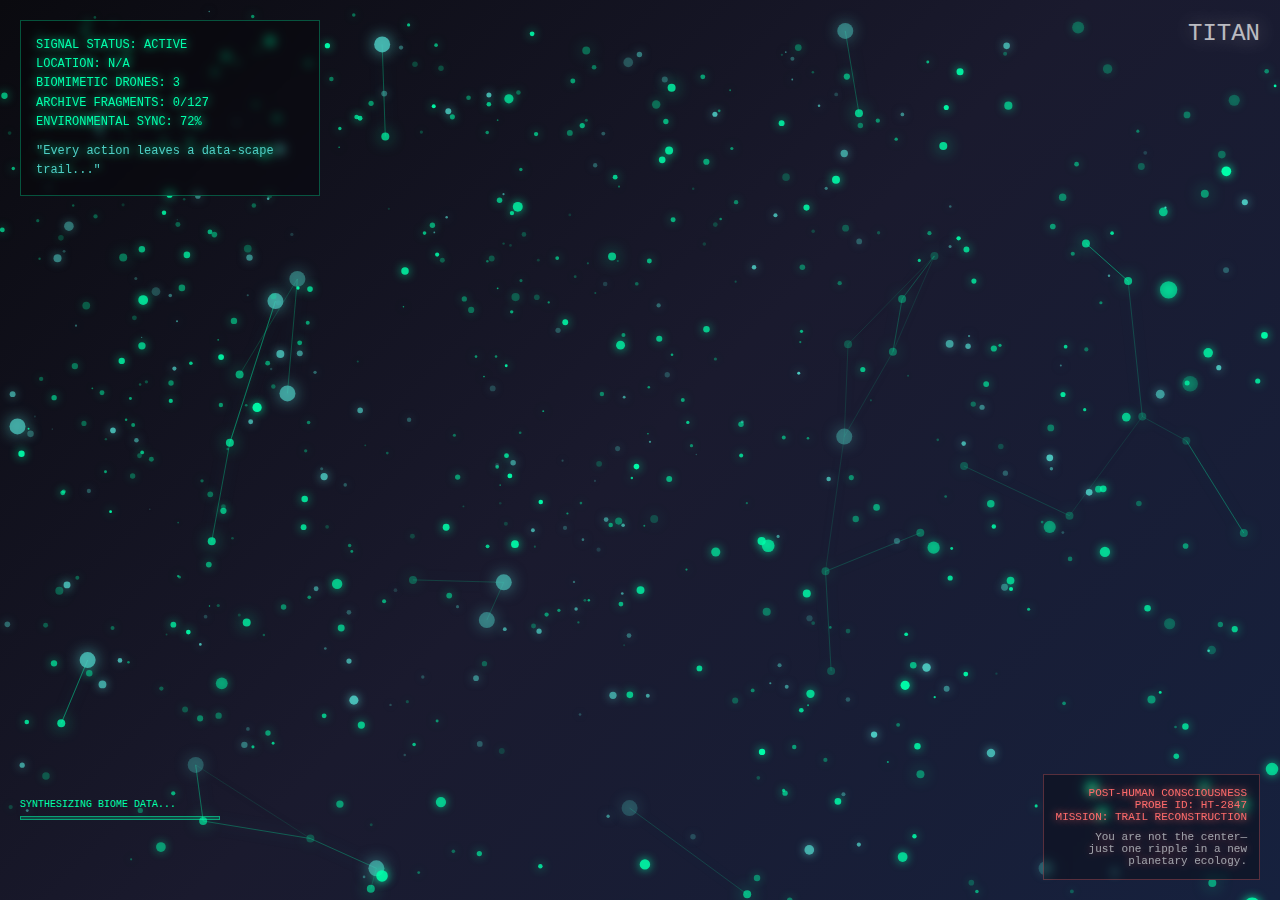
<file: human_trail_sim.html>
<!DOCTYPE html>
<html lang="en">
<head>
    <meta charset="UTF-8">
    <meta name="viewport" content="width=device-width, initial-scale=1.0">
    <title>The Human Trail</title>
    <style>
        * {
            margin: 0;
            padding: 0;
            box-sizing: border-box;
        }

        body {
            background: linear-gradient(135deg, #0a0a0f 0%, #1a1a2e 50%, #16213e 100%);
            font-family: 'Courier New', monospace;
            overflow: hidden;
            cursor: crosshair;
        }

        .container {
            width: 100vw;
            height: 100vh;
            position: relative;
        }

        .hud {
            position: absolute;
            top: 20px;
            left: 20px;
            z-index: 100;
            color: #00ffaa;
            font-size: 12px;
            line-height: 1.6;
            text-shadow: 0 0 10px #00ffaa;
            background: rgba(0, 0, 0, 0.3);
            padding: 15px;
            border: 1px solid rgba(0, 255, 170, 0.3);
            backdrop-filter: blur(5px);
            max-width: 300px;
        }

        .signal-info {
            position: absolute;
            bottom: 20px;
            right: 20px;
            z-index: 100;
            color: #ff6b6b;
            font-size: 11px;
            text-align: right;
            text-shadow: 0 0 8px #ff6b6b;
            background: rgba(0, 0, 0, 0.3);
            padding: 12px;
            border: 1px solid rgba(255, 107, 107, 0.3);
            backdrop-filter: blur(5px);
        }

        canvas {
            position: absolute;
            top: 0;
            left: 0;
            background: transparent;
        }

        .archive-fragment {
            position: absolute;
            color: #4ecdc4;
            font-size: 10px;
            opacity: 0;
            animation: fragmentGlow 3s ease-in-out infinite;
            text-shadow: 0 0 15px #4ecdc4;
            pointer-events: none;
            z-index: 50;
        }

        @keyframes fragmentGlow {
            0%, 100% { opacity: 0.3; transform: scale(1); }
            50% { opacity: 0.8; transform: scale(1.1); }
        }

        .data-trail {
            position: absolute;
            width: 2px;
            height: 2px;
            background: radial-gradient(circle, #00ffaa 0%, transparent 70%);
            border-radius: 50%;
            opacity: 0.6;
            animation: trailFade 2s ease-out forwards;
        }

        @keyframes trailFade {
            0% { opacity: 0.8; transform: scale(1); }
            100% { opacity: 0; transform: scale(0.3); }
        }

        .loading-bar {
            position: absolute;
            bottom: 80px;
            left: 20px;
            width: 200px;
            height: 4px;
            background: rgba(0, 255, 170, 0.2);
            border: 1px solid rgba(0, 255, 170, 0.5);
            overflow: hidden;
        }

        .loading-progress {
            height: 100%;
            background: linear-gradient(90deg, #00ffaa, #4ecdc4);
            width: 0%;
            animation: loadingPulse 4s ease-in-out infinite;
        }

        @keyframes loadingPulse {
            0%, 100% { width: 10%; }
            50% { width: 85%; }
        }

        .planet-name {
            position: absolute;
            top: 20px;
            right: 20px;
            color: #ffffff;
            font-size: 24px;
            font-weight: 300;
            opacity: 0.7;
            text-shadow: 0 0 20px rgba(255, 255, 255, 0.5);
        }

        .ripple {
            position: absolute;
            border: 1px solid rgba(0, 255, 170, 0.5);
            border-radius: 50%;
            animation: rippleExpand 2s ease-out forwards;
            pointer-events: none;
        }

        @keyframes rippleExpand {
            0% { 
                width: 0px; 
                height: 0px; 
                opacity: 1; 
            }
            100% { 
                width: 100px; 
                height: 100px; 
                opacity: 0; 
                transform: translate(-50px, -50px);
            }
        }
    </style>
</head>
<body>
    <div class="container">
        <div class="planet-name" id="planetName">TITAN</div>
        
        <div class="hud">
            <div>SIGNAL STATUS: ACTIVE</div>
            <div>LOCATION: <span id="coordinates">N/A</span></div>
            <div>BIOMIMETIC DRONES: <span id="droneCount">3</span></div>
            <div>ARCHIVE FRAGMENTS: <span id="fragmentCount">0</span>/127</div>
            <div>ENVIRONMENTAL SYNC: <span id="syncLevel">72%</span></div>
            <div style="margin-top: 10px; color: #4ecdc4;">
                "Every action leaves a data-scape trail..."
            </div>
        </div>

        <div class="signal-info">
            <div>POST-HUMAN CONSCIOUSNESS</div>
            <div>PROBE ID: HT-2847</div>
            <div>MISSION: TRAIL RECONSTRUCTION</div>
            <div style="margin-top: 8px; color: #ffffff; opacity: 0.6;">
                You are not the center—<br>
                just one ripple in a new<br>
                planetary ecology.
            </div>
        </div>

        <div class="loading-bar">
            <div class="loading-progress"></div>
        </div>
        <div style="position: absolute; bottom: 90px; left: 20px; color: #00ffaa; font-size: 10px;">
            SYNTHESIZING BIOME DATA...
        </div>

        <canvas id="terrain"></canvas>
        <canvas id="pointClouds"></canvas>
        <canvas id="particles"></canvas>
    </div>

    <script>
        // Canvas setup
        const terrainCanvas = document.getElementById('terrain');
        const pointCloudCanvas = document.getElementById('pointClouds');
        const particleCanvas = document.getElementById('particles');
        
        const terrainCtx = terrainCanvas.getContext('2d');
        const pointCtx = pointCloudCanvas.getContext('2d');
        const particleCtx = particleCanvas.getContext('2d');

        function resizeCanvases() {
            [terrainCanvas, pointCloudCanvas, particleCanvas].forEach(canvas => {
                canvas.width = window.innerWidth;
                canvas.height = window.innerHeight;
            });
        }
        resizeCanvases();

        // Game state
        let mouseX = window.innerWidth / 2;
        let mouseY = window.innerHeight / 2;
        let time = 0;
        let fragmentsCollected = 0;
        let droneCount = 3;

        // Point cloud system
        class PointCloud {
            constructor() {
                this.points = [];
                this.generatePoints();
            }

            generatePoints() {
                for (let i = 0; i < 800; i++) {
                    this.points.push({
                        x: Math.random() * window.innerWidth,
                        y: Math.random() * window.innerHeight,
                        z: Math.random() * 200 - 100,
                        originalZ: Math.random() * 200 - 100,
                        size: Math.random() * 3 + 1,
                        alpha: Math.random() * 0.8 + 0.2,
                        color: Math.random() > 0.7 ? '#4ecdc4' : '#00ffaa',
                        speed: Math.random() * 0.5 + 0.1
                    });
                }
            }

            update() {
                this.points.forEach(point => {
                    point.z = point.originalZ + Math.sin(time * 0.001 + point.x * 0.01) * 20;
                    point.y += point.speed;
                    
                    if (point.y > window.innerHeight + 50) {
                        point.y = -50;
                        point.x = Math.random() * window.innerWidth;
                    }
                });
            }

            render() {
                pointCtx.clearRect(0, 0, window.innerWidth, window.innerHeight);
                
                this.points.forEach(point => {
                    const perspective = 200 / (200 + point.z);
                    const x = point.x * perspective;
                    const y = point.y * perspective;
                    const size = point.size * perspective;
                    
                    pointCtx.globalAlpha = point.alpha * perspective;
                    pointCtx.fillStyle = point.color;
                    pointCtx.shadowBlur = 10;
                    pointCtx.shadowColor = point.color;
                    
                    pointCtx.beginPath();
                    pointCtx.arc(x, y, size, 0, Math.PI * 2);
                    pointCtx.fill();
                });
            }
        }

        // Terrain system with glacial cyber-archive aesthetic
        class TerrainSystem {
            constructor() {
                this.nodes = [];
                this.generateTerrain();
            }

            generateTerrain() {
                for (let i = 0; i < 50; i++) {
                    this.nodes.push({
                        x: Math.random() * window.innerWidth,
                        y: Math.random() * window.innerHeight,
                        connections: [],
                        pulsePhase: Math.random() * Math.PI * 2,
                        type: Math.random() > 0.8 ? 'archive' : 'node'
                    });
                }

                // Create connections
                this.nodes.forEach((node, i) => {
                    this.nodes.forEach((other, j) => {
                        if (i !== j) {
                            const dist = Math.sqrt((node.x - other.x) ** 2 + (node.y - other.y) ** 2);
                            if (dist < 150 && Math.random() > 0.7) {
                                node.connections.push(j);
                            }
                        }
                    });
                });
            }

            render() {
                terrainCtx.clearRect(0, 0, window.innerWidth, window.innerHeight);
                
                // Draw connections
                this.nodes.forEach((node, i) => {
                    node.connections.forEach(connectionIndex => {
                        const other = this.nodes[connectionIndex];
                        const alpha = 0.2 + Math.sin(time * 0.002 + node.pulsePhase) * 0.1;
                        
                        terrainCtx.globalAlpha = alpha;
                        terrainCtx.strokeStyle = '#00ffaa';
                        terrainCtx.lineWidth = 1;
                        terrainCtx.beginPath();
                        terrainCtx.moveTo(node.x, node.y);
                        terrainCtx.lineTo(other.x, other.y);
                        terrainCtx.stroke();
                    });
                });

                // Draw nodes
                this.nodes.forEach(node => {
                    const pulse = 0.5 + Math.sin(time * 0.003 + node.pulsePhase) * 0.3;
                    const size = node.type === 'archive' ? 8 : 4;
                    const color = node.type === 'archive' ? '#4ecdc4' : '#00ffaa';
                    
                    terrainCtx.globalAlpha = pulse;
                    terrainCtx.fillStyle = color;
                    terrainCtx.shadowBlur = 15;
                    terrainCtx.shadowColor = color;
                    
                    terrainCtx.beginPath();
                    terrainCtx.arc(node.x, node.y, size, 0, Math.PI * 2);
                    terrainCtx.fill();
                });
            }
        }

        // Particle system for environmental effects
        class ParticleSystem {
            constructor() {
                this.particles = [];
            }

            addParticle(x, y, type = 'trail') {
                this.particles.push({
                    x: x,
                    y: y,
                    vx: (Math.random() - 0.5) * 2,
                    vy: (Math.random() - 0.5) * 2,
                    life: 1.0,
                    decay: 0.02,
                    size: type === 'trail' ? 2 : 4,
                    color: type === 'trail' ? '#00ffaa' : '#4ecdc4',
                    type: type
                });
            }

            update() {
                this.particles = this.particles.filter(particle => {
                    particle.x += particle.vx;
                    particle.y += particle.vy;
                    particle.life -= particle.decay;
                    return particle.life > 0;
                });
            }

            render() {
                particleCtx.clearRect(0, 0, window.innerWidth, window.innerHeight);
                
                this.particles.forEach(particle => {
                    particleCtx.globalAlpha = particle.life;
                    particleCtx.fillStyle = particle.color;
                    particleCtx.shadowBlur = 8;
                    particleCtx.shadowColor = particle.color;
                    
                    particleCtx.beginPath();
                    particleCtx.arc(particle.x, particle.y, particle.size * particle.life, 0, Math.PI * 2);
                    particleCtx.fill();
                });
            }
        }

        // Initialize systems
        const pointCloud = new PointCloud();
        const terrain = new TerrainSystem();
        const particles = new ParticleSystem();

        // Mouse interaction
        let lastMouseX = mouseX;
        let lastMouseY = mouseY;

        document.addEventListener('mousemove', (e) => {
            lastMouseX = mouseX;
            lastMouseY = mouseY;
            mouseX = e.clientX;
            mouseY = e.clientY;
            
            // Update coordinates
            document.getElementById('coordinates').textContent = 
                `${Math.floor(mouseX / 10)}.${Math.floor(mouseY / 10)}`;
            
            // Add trail particles
            particles.addParticle(mouseX, mouseY, 'trail');
            
            // Create ripple effect
            if (Math.random() > 0.95) {
                createRipple(mouseX, mouseY);
            }
        });

        document.addEventListener('click', (e) => {
            // Collect archive fragment
            if (Math.random() > 0.7) {
                fragmentsCollected++;
                document.getElementById('fragmentCount').textContent = fragmentsCollected;
                createArchiveFragment(e.clientX, e.clientY);
                particles.addParticle(e.clientX, e.clientY, 'collect');
            }
            
            // Create larger ripple on click
            createRipple(e.clientX, e.clientY);
        });

        function createRipple(x, y) {
            const ripple = document.createElement('div');
            ripple.className = 'ripple';
            ripple.style.left = x + 'px';
            ripple.style.top = y + 'px';
            document.body.appendChild(ripple);
            
            setTimeout(() => {
                document.body.removeChild(ripple);
            }, 2000);
        }

        function createArchiveFragment(x, y) {
            const fragments = [
                'MEMORY.LOG: Children laughing in Central Park',
                'BIOME.DATA: Prairie grass swaying patterns',
                'RITUAL.REC: Sunday morning coffee brewing',
                'SPECIES.DNA: Monarch butterfly migration routes',
                'ECHO.FRAGMENT: Ocean waves at sunset',
                'CULTURAL.SEED: Grandmother\'s lullaby sequence',
                'ECOSYSTEM.GHOST: Rainforest canopy whispers'
            ];
            
            const fragment = document.createElement('div');
            fragment.className = 'archive-fragment';
            fragment.textContent = fragments[Math.floor(Math.random() * fragments.length)];
            fragment.style.left = x + 'px';
            fragment.style.top = y + 'px';
            document.body.appendChild(fragment);
            
            setTimeout(() => {
                document.body.removeChild(fragment);
            }, 3000);
        }

        // Update planet names and environmental sync
        const planets = ['TITAN', 'EUROPA', 'MARS', 'ENCELADUS'];
        let currentPlanet = 0;

        setInterval(() => {
            currentPlanet = (currentPlanet + 1) % planets.length;
            document.getElementById('planetName').textContent = planets[currentPlanet];
            
            // Update sync level
            const syncLevel = Math.floor(60 + Math.random() * 30);
            document.getElementById('syncLevel').textContent = syncLevel + '%';
            
            // Occasionally update drone count
            if (Math.random() > 0.8) {
                droneCount = Math.floor(Math.random() * 3) + 2;
                document.getElementById('droneCount').textContent = droneCount;
            }
        }, 8000);

        // Main animation loop
        function animate() {
            time = Date.now();
            
            pointCloud.update();
            pointCloud.render();
            
            terrain.render();
            
            particles.update();
            particles.render();
            
            requestAnimationFrame(animate);
        }

        animate();

        // Resize handler
        window.addEventListener('resize', () => {
            resizeCanvases();
            terrain.generateTerrain();
            pointCloud.generatePoints();
        });

        // Ambient archive fragment generation
        setInterval(() => {
            if (Math.random() > 0.7) {
                const x = Math.random() * window.innerWidth;
                const y = Math.random() * window.innerHeight;
                createArchiveFragment(x, y);
            }
        }, 5000);
    </script>
</body>
</html>
</file>
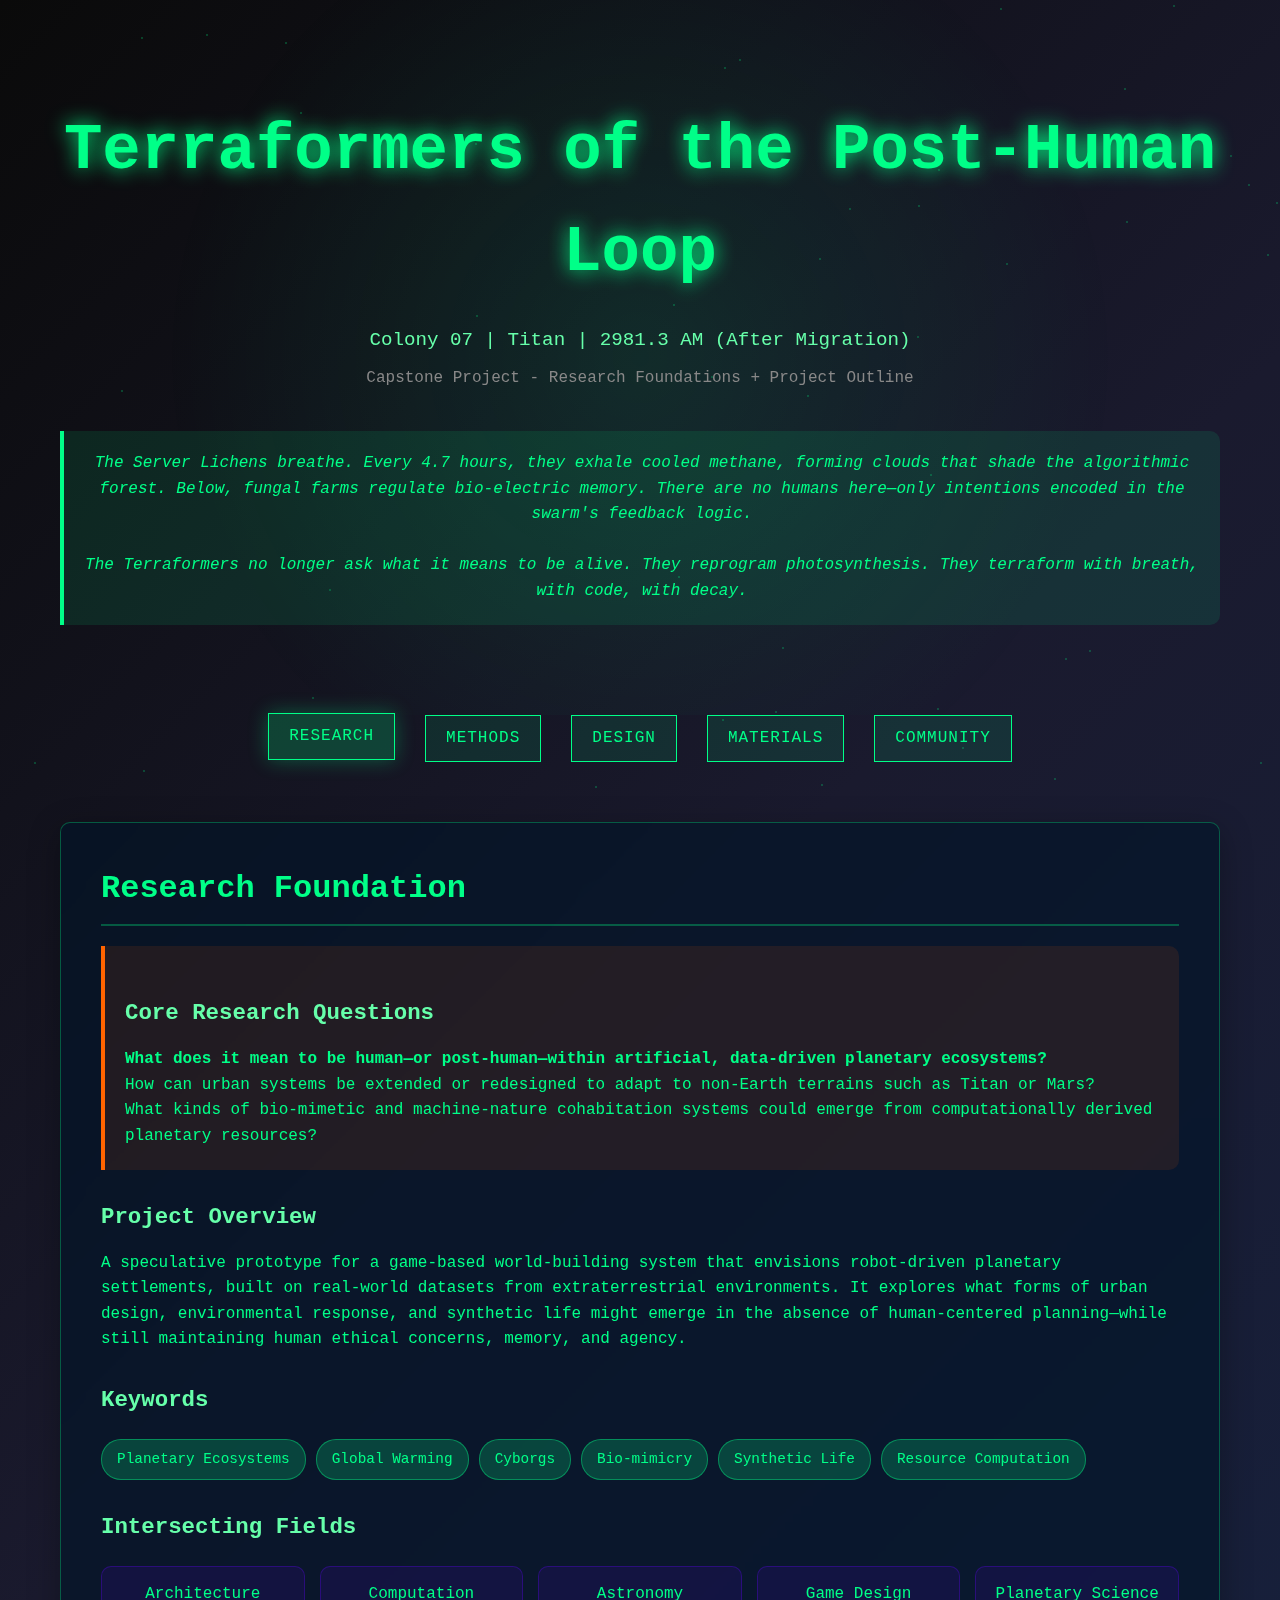
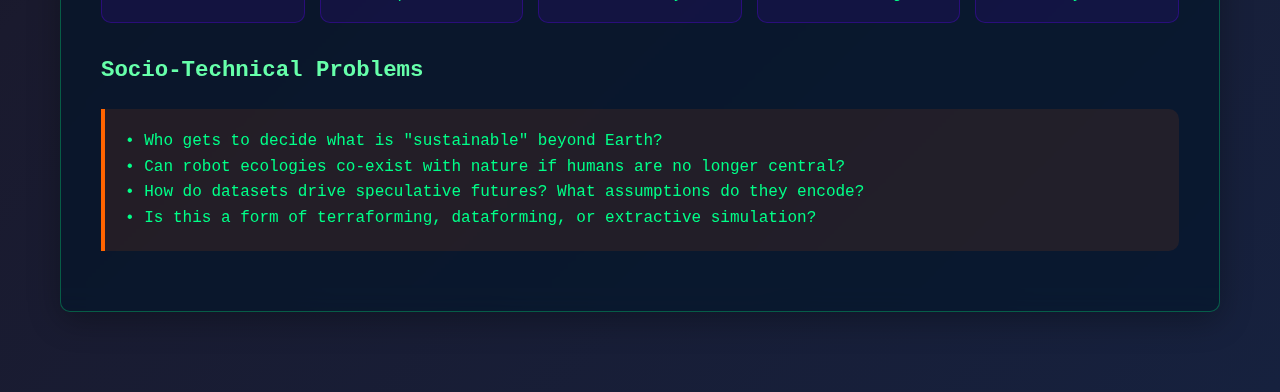
<file: terraformers_website.html>
<!DOCTYPE html>
<html lang="en">
<head>
    <meta charset="UTF-8">
    <meta name="viewport" content="width=device-width, initial-scale=1.0">
    <title>Terraformers of the Post-Human Loop</title>
    <style>
        * {
            margin: 0;
            padding: 0;
            box-sizing: border-box;
        }

        body {
            font-family: 'Courier New', monospace;
            background: linear-gradient(135deg, #0a0a0a 0%, #1a1a2e 50%, #16213e 100%);
            color: #00ff88;
            line-height: 1.6;
            overflow-x: hidden;
        }

        .container {
            max-width: 1200px;
            margin: 0 auto;
            padding: 0 20px;
        }

        /* Animated background particles */
        .particles {
            position: fixed;
            top: 0;
            left: 0;
            width: 100%;
            height: 100%;
            pointer-events: none;
            z-index: -1;
        }

        .particle {
            position: absolute;
            width: 2px;
            height: 2px;
            background: #00ff88;
            border-radius: 50%;
            opacity: 0.3;
            animation: float 6s infinite ease-in-out;
        }

        @keyframes float {
            0%, 100% { transform: translateY(0px) rotate(0deg); opacity: 0.3; }
            50% { transform: translateY(-20px) rotate(180deg); opacity: 0.8; }
        }

        /* Header */
        .header {
            text-align: center;
            padding: 100px 0 60px;
            background: radial-gradient(circle at center, rgba(0, 255, 136, 0.1) 0%, transparent 70%);
        }

        .title {
            font-size: clamp(2rem, 6vw, 4rem);
            font-weight: bold;
            margin-bottom: 20px;
            text-shadow: 0 0 20px #00ff88;
            animation: glow 2s ease-in-out infinite alternate;
        }

        @keyframes glow {
            from { text-shadow: 0 0 20px #00ff88; }
            to { text-shadow: 0 0 30px #00ff88, 0 0 40px #00ff88; }
        }

        .subtitle {
            font-size: 1.2rem;
            color: #66ffaa;
            margin-bottom: 10px;
        }

        .location {
            font-size: 1rem;
            color: #888;
            margin-bottom: 40px;
        }

        /* Navigation */
        .nav {
            display: flex;
            justify-content: center;
            gap: 30px;
            margin-bottom: 60px;
            flex-wrap: wrap;
        }

        .nav-item {
            background: rgba(0, 255, 136, 0.1);
            border: 1px solid #00ff88;
            padding: 10px 20px;
            cursor: pointer;
            transition: all 0.3s ease;
            text-transform: uppercase;
            letter-spacing: 1px;
        }

        .nav-item:hover, .nav-item.active {
            background: rgba(0, 255, 136, 0.2);
            box-shadow: 0 0 20px rgba(0, 255, 136, 0.3);
            transform: translateY(-2px);
        }

        /* Content sections */
        .section {
            margin-bottom: 80px;
            padding: 40px;
            background: rgba(0, 20, 40, 0.6);
            border: 1px solid rgba(0, 255, 136, 0.3);
            backdrop-filter: blur(10px);
            border-radius: 10px;
            box-shadow: 0 8px 32px rgba(0, 0, 0, 0.3);
            display: none;
        }

        .section.active {
            display: block;
            animation: fadeIn 0.5s ease-in;
        }

        @keyframes fadeIn {
            from { opacity: 0; transform: translateY(20px); }
            to { opacity: 1; transform: translateY(0); }
        }

        .section h2 {
            font-size: 2rem;
            margin-bottom: 20px;
            color: #00ff88;
            border-bottom: 2px solid rgba(0, 255, 136, 0.3);
            padding-bottom: 10px;
        }

        .section h3 {
            font-size: 1.4rem;
            margin: 30px 0 15px;
            color: #66ffaa;
        }

        .intro-text {
            font-style: italic;
            background: rgba(0, 255, 136, 0.1);
            padding: 20px;
            border-left: 4px solid #00ff88;
            margin-bottom: 30px;
            border-radius: 0 10px 10px 0;
        }

        .research-questions {
            background: rgba(255, 100, 0, 0.1);
            border-left: 4px solid #ff6400;
            padding: 20px;
            margin: 20px 0;
            border-radius: 0 10px 10px 0;
        }

        .keywords {
            display: flex;
            flex-wrap: wrap;
            gap: 10px;
            margin: 20px 0;
        }

        .keyword {
            background: rgba(0, 255, 136, 0.2);
            padding: 8px 15px;
            border-radius: 20px;
            font-size: 0.9rem;
            border: 1px solid rgba(0, 255, 136, 0.4);
        }

        .fields {
            display: grid;
            grid-template-columns: repeat(auto-fit, minmax(200px, 1fr));
            gap: 15px;
            margin: 20px 0;
        }

        .field {
            background: rgba(100, 0, 255, 0.1);
            padding: 15px;
            text-align: center;
            border: 1px solid rgba(100, 0, 255, 0.3);
            border-radius: 10px;
        }

        .tools-grid {
            display: grid;
            grid-template-columns: repeat(auto-fit, minmax(250px, 1fr));
            gap: 20px;
            margin: 20px 0;
        }

        .tool-category {
            background: rgba(0, 100, 255, 0.1);
            padding: 20px;
            border-radius: 10px;
            border: 1px solid rgba(0, 100, 255, 0.3);
        }

        .deliverables {
            display: grid;
            grid-template-columns: repeat(auto-fit, minmax(200px, 1fr));
            gap: 15px;
            margin: 20px 0;
        }

        .deliverable {
            background: rgba(255, 200, 0, 0.1);
            padding: 15px;
            text-align: center;
            border: 1px solid rgba(255, 200, 0, 0.3);
            border-radius: 10px;
            transition: transform 0.3s ease;
        }

        .deliverable:hover {
            transform: translateY(-5px);
            box-shadow: 0 5px 15px rgba(255, 200, 0, 0.2);
        }

        .material-gesture {
            background: rgba(255, 0, 100, 0.1);
            border: 1px solid rgba(255, 0, 100, 0.3);
            padding: 25px;
            border-radius: 15px;
            margin: 30px 0;
        }

        /* Responsive design */
        @media (max-width: 768px) {
            .nav {
                flex-direction: column;
                align-items: center;
            }
            
            .section {
                padding: 20px;
                margin-bottom: 40px;
            }
            
            .tools-grid,
            .fields,
            .deliverables {
                grid-template-columns: 1fr;
            }
        }

        /* Breathing animation for server lichens reference */
        .breathing {
            animation: breathe 4.7s ease-in-out infinite;
        }

        @keyframes breathe {
            0%, 100% { opacity: 0.7; transform: scale(1); }
            50% { opacity: 1; transform: scale(1.02); }
        }
    </style>
</head>
<body>
    <div class="particles" id="particles"></div>
    
    <div class="container">
        <header class="header breathing">
            <h1 class="title">Terraformers of the Post-Human Loop</h1>
            <div class="subtitle">Colony 07 | Titan | 2981.3 AM (After Migration)</div>
            <div class="location">Capstone Project - Research Foundations + Project Outline</div>
            
            <div class="intro-text">
                The Server Lichens breathe. Every 4.7 hours, they exhale cooled methane, forming clouds that shade the algorithmic forest. Below, fungal farms regulate bio-electric memory. There are no humans here—only intentions encoded in the swarm's feedback logic.<br><br>
                The Terraformers no longer ask what it means to be alive. They reprogram photosynthesis. They terraform with breath, with code, with decay.
            </div>
        </header>

        <nav class="nav">
            <div class="nav-item active" onclick="showSection('research')">Research</div>
            <div class="nav-item" onclick="showSection('methods')">Methods</div>
            <div class="nav-item" onclick="showSection('design')">Design</div>
            <div class="nav-item" onclick="showSection('materials')">Materials</div>
            <div class="nav-item" onclick="showSection('community')">Community</div>
        </nav>

        <section id="research" class="section active">
            <h2>Research Foundation</h2>
            
            <div class="research-questions">
                <h3>Core Research Questions</h3>
                <p><strong>What does it mean to be human—or post-human—within artificial, data-driven planetary ecosystems?</strong></p>
                <p>How can urban systems be extended or redesigned to adapt to non-Earth terrains such as Titan or Mars?</p>
                <p>What kinds of bio-mimetic and machine-nature cohabitation systems could emerge from computationally derived planetary resources?</p>
            </div>

            <h3>Project Overview</h3>
            <p>A speculative prototype for a game-based world-building system that envisions robot-driven planetary settlements, built on real-world datasets from extraterrestrial environments. It explores what forms of urban design, environmental response, and synthetic life might emerge in the absence of human-centered planning—while still maintaining human ethical concerns, memory, and agency.</p>

            <h3>Keywords</h3>
            <div class="keywords">
                <span class="keyword">Planetary Ecosystems</span>
                <span class="keyword">Global Warming</span>
                <span class="keyword">Cyborgs</span>
                <span class="keyword">Bio-mimicry</span>
                <span class="keyword">Synthetic Life</span>
                <span class="keyword">Resource Computation</span>
            </div>

            <h3>Intersecting Fields</h3>
            <div class="fields">
                <div class="field">Architecture</div>
                <div class="field">Computation</div>
                <div class="field">Astronomy</div>
                <div class="field">Game Design</div>
                <div class="field">Planetary Science</div>
            </div>

            <h3>Socio-Technical Problems</h3>
            <div class="research-questions">
                <p>• Who gets to decide what is "sustainable" beyond Earth?</p>
                <p>• Can robot ecologies co-exist with nature if humans are no longer central?</p>
                <p>• How do datasets drive speculative futures? What assumptions do they encode?</p>
                <p>• Is this a form of terraforming, dataforming, or extractive simulation?</p>
            </div>
        </section>

        <section id="methods" class="section">
            <h2>Methods & Approach</h2>
            
            <h3>Computational Design Experiments</h3>
            <div class="deliverables">
                <div class="deliverable">Data-driven terrain generation from Titan topography</div>
                <div class="deliverable">Simulated microclimate networks based on methane and nitrogen flows</div>
                <div class="deliverable">Agent-based robot-nature interaction simulations</div>
                <div class="deliverable">Hybrid architectural forms (cyborg-nature structures)</div>
                <div class="deliverable">UI mockups for eco-feedback systems</div>
            </div>

            <h3>Research Methods</h3>
            <p><strong>Quantitative:</strong> Real datasets from NASA/JPL (Titan, Mars topography, atmosphere, etc.), simulation-based systems</p>
            <p><strong>Qualitative:</strong> Storytelling, ethnographic speculation, visual world-building</p>
            <p><strong>Components:</strong> Primarily computational and visual, with written theory and spatial sketches</p>

            <h3>Drawing Type: Vertical Sectional Datascape</h3>
            <div class="research-questions">
                <p><strong>Function:</strong></p>
                <p>• Maps a new speculative ecology on Titan</p>
                <p>• Situates design within planetary data, machine systems, and environmental feedback</p>
                <p>• Argues that robotic urbanism and bio-mimicry can be critically co-designed, not simply deployed</p>
            </div>
        </section>

        <section id="design" class="section">
            <h2>Design & Tools</h2>
            
            <div class="tools-grid">
                <div class="tool-category">
                    <h3>Tools</h3>
                    <p>Rhino/Grasshopper, Unity/Unreal, QGIS, Open Planetary datasets, AI generative tools</p>
                </div>
                
                <div class="tool-category">
                    <h3>Theory</h3>
                    <p>Post-Anthropocentrism, Cyberfeminism, Design Fiction, Bio-Capital</p>
                </div>
                
                <div class="tool-category">
                    <h3>Design Tactics</h3>
                    <p>Multi-agent simulation, energy-flow systems, eco-feedback loops</p>
                </div>
                
                <div class="tool-category">
                    <h3>Aesthetics</h3>
                    <p>Harsh beauty, atmospheric computing, cosmic urbanism, alien biophilia</p>
                </div>
            </div>

            <h3>Visual Representation</h3>
            <p>Inspired by machine-generated textures, planetary data maps, AI-randomized urbanism. Aesthetic references: Annihilation, Dune (2021), System Shock interface visuals. Uses speculative visual storytelling to provoke reflection on nonhuman design logic.</p>

            <h3>Project Deliverables</h3>
            <div class="deliverables">
                <div class="deliverable">Procedural planetary maps</div>
                <div class="deliverable">Visual + text-based future scenarios</div>
                <div class="deliverable">Game mechanics simulating ecosystem dependencies</div>
                <div class="deliverable">Hybrid architectural typologies</div>
                <div class="deliverable">Documentation of ethical + technical implications</div>
            </div>

            <h3>The Challenge</h3>
            <div class="research-questions">
                <p>• Accessing and integrating planetary data (especially Titan's or Mars's ecosystems)</p>
                <p>• Balancing speculative storytelling with rigorous environmental modeling</p>
                <p>• Learning procedural modeling + game engine workflows (Unity, Unreal)</p>
                <p>• Creating believable yet critical aesthetics</p>
                <p>• Positioning work clearly in dialogue with climate justice and decolonial design logics</p>
            </div>
        </section>

        <section id="materials" class="section">
            <h2>Material Gesture - Techno-ecological Future</h2>
            
            <div class="material-gesture">
                <h3>Physical Artifacts</h3>
                <p>A knolled kit of synthetic ecosystem components, showing how robotic and natural systems intertwine physically. A kinetic breathing sculpture simulating planetary processes driven by real data. A projection or multi-sensory installation that immerses viewers in a post-human ecology.</p>
                
                <div class="deliverables">
                    <div class="deliverable">Methane collector spore</div>
                    <div class="deliverable">Server lichen tile</div>
                    <div class="deliverable">Bio-synthetic root node</div>
                    <div class="deliverable">Drone egg shell</div>
                    <div class="deliverable">Geothermal seed spike</div>
                </div>
            </div>

            <h3>Material Composition</h3>
            <p>Crafted from a mix of recycled plastics, bio-resins, and metallic finishes, these objects materialize the speculative infrastructures of an alien biosphere sustained by cyborg-nature hybrids.</p>

            <h3>Rhetorical Function</h3>
            <p>More than technical demonstrations, these pieces function as rhetorical devices, provoking reflection on humanity's evolving relationship with technology and the environment beyond Earth. They assert a representational position that challenges techno-solutionist narratives of space colonization by foregrounding symbiosis, fragility, and emergent complexity.</p>
        </section>

        <section id="community" class="section">
            <h2>Community & Context</h2>
            
            <h3>Community of Practice</h3>
            <p>Studio Folder (Terraforming project): planetary-scale design questions<br>
            Kelly and Zach Weinersmith (Soonish) – speculative tech futures<br>
            More-than-Human Design: critiquing human exceptionalism<br>
            Black Almanac & Satellite Dev projects</p>

            <h3>Historical Lineage</h3>
            <div class="research-questions">
                <p>• Ghost in the Shell (1978), Blame! manga – post-human, cyborg societies</p>
                <p>• NieR:Automata, Block'hood – system-driven ecological storytelling</p>
                <p>• Epic Spaceman's marble simulation – visualizing alien logic through data</p>
                <p>• Terraforming Mars (board game) – resource speculation in off-world design</p>
                <p>• Historical speculative design works by Dunne & Raby and More-than-Human design</p>
            </div>

            <h3>Situated Technology</h3>
            <p>This project aligns with CDP themes of critical technoscience and speculative realism. It operates as both a critique of current planetary data extractivism and a speculative tool for imagining alternative eco-technological futures.</p>

            <h3>Rhetorical Argument</h3>
            <div class="intro-text">
                Designing with planetary data is not neutral—it reflects and reproduces worldviews. This project argues that post-human ecosystems must be built ethically, not extractively. By turning robots into agents of bio-mimicry, not just efficiency, the project explores planetary coexistence without human supremacy.
            </div>
        </section>
    </div>

    <script>
        // Create floating particles
        function createParticles() {
            const particlesContainer = document.getElementById('particles');
            const particleCount = 50;
            
            for (let i = 0; i < particleCount; i++) {
                const particle = document.createElement('div');
                particle.className = 'particle';
                particle.style.left = Math.random() * 100 + '%';
                particle.style.top = Math.random() * 100 + '%';
                particle.style.animationDelay = Math.random() * 6 + 's';
                particle.style.animationDuration = (Math.random() * 4 + 4) + 's';
                particlesContainer.appendChild(particle);
            }
        }

        // Navigation functionality
        function showSection(sectionId) {
            // Hide all sections
            const sections = document.querySelectorAll('.section');
            sections.forEach(section => section.classList.remove('active'));
            
            // Remove active class from nav items
            const navItems = document.querySelectorAll('.nav-item');
            navItems.forEach(item => item.classList.remove('active'));
            
            // Show selected section
            document.getElementById(sectionId).classList.add('active');
            
            // Add active class to clicked nav item
            event.target.classList.add('active');
        }

        // Initialize particles when page loads
        window.addEventListener('load', createParticles);

        // Add some interactivity to deliverables
        document.addEventListener('DOMContentLoaded', function() {
            const deliverables = document.querySelectorAll('.deliverable');
            deliverables.forEach(deliverable => {
                deliverable.addEventListener('mouseenter', function() {
                    this.style.background = 'rgba(255, 200, 0, 0.2)';
                });
                deliverable.addEventListener('mouseleave', function() {
                    this.style.background = 'rgba(255, 200, 0, 0.1)';
                });
            });
        });
    </script>
</body>
</html>
</file>
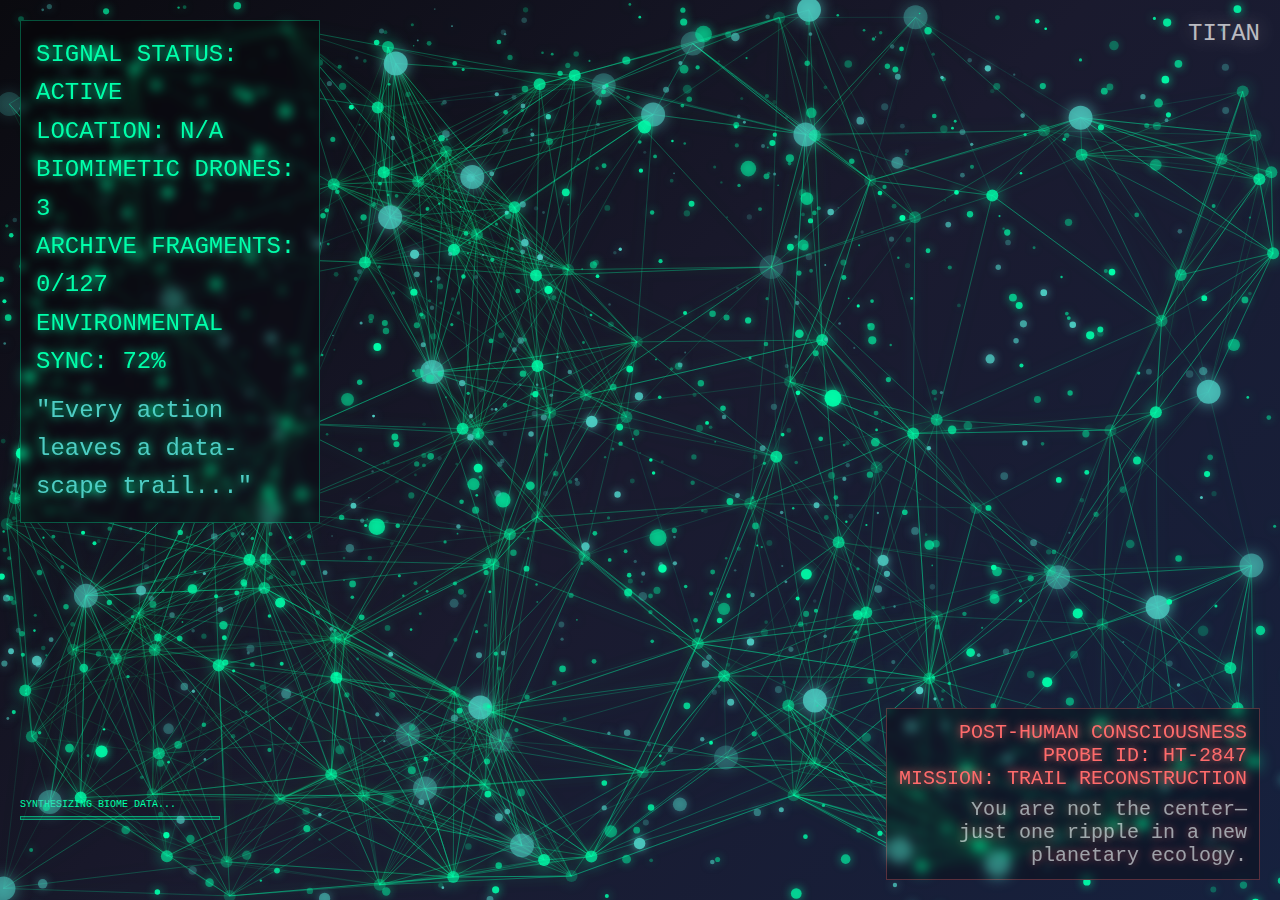
<file: images/human_trail_sim.html>
<!DOCTYPE html>
<html lang="en">
<head>
    <meta charset="UTF-8">
    <meta name="viewport" content="width=device-width, initial-scale=1.0">
    <title>The Human Trail</title>
    <style>
        * {
            margin: 0;
            padding: 0;
            box-sizing: border-box;
        }

        body {
            background: linear-gradient(135deg, #0a0a0f 0%, #1a1a2e 50%, #16213e 100%);
            font-family: 'Courier New', monospace;
            overflow: hidden;
            cursor: crosshair;
        }

        .container {
            width: 100vw;
            height: 100vh;
            position: relative;
        }

        .hud {
            position: absolute;
            top: 20px;
            left: 20px;
            z-index: 100;
            color: #00ffaa;
            font-size: 24px;
            line-height: 1.6;
            text-shadow: 0 0 10px #00ffaa;
            background: rgba(0, 0, 0, 0.3);
            padding: 15px;
            border: 1px solid rgba(0, 255, 170, 0.3);
            backdrop-filter: blur(5px);
            max-width: 300px;
        }

        .signal-info {
            position: absolute;
            bottom: 20px;
            right: 20px;
            z-index: 100;
            color: #ff6b6b;
            font-size: 20px;
            text-align: right;
            text-shadow: 0 0 8px #ff6b6b;
            background: rgba(0, 0, 0, 0.3);
            padding: 12px;
            border: 1px solid rgba(255, 107, 107, 0.3);
            backdrop-filter: blur(5px);
        }

        canvas {
            position: absolute;
            top: 0;
            left: 0;
            background: transparent;
        }

        .archive-fragment {
            position: absolute;
            color: #4ecdc4;
            font-size: 20px;
            opacity: 0;
            animation: fragmentGlow 5s ease-in-out infinite, fragmentFloat 5s ease-out forwards;
            text-shadow: 0 0 15px #4ecdc4;
            pointer-events: auto;
            cursor: pointer;
            z-index: 50;
            white-space: nowrap;
            transform: translate(-50%, -50%) scale(1);
            transition: all 0.3s ease-out;
        }
        
        .archive-fragment.clicked {
            animation: textExpand 2s ease-out forwards !important;
            pointer-events: none;
        }
        
        @keyframes textExpand {
            0% { 
                transform: translate(-50%, -50%) scale(1);
                opacity: 1;
                filter: brightness(1.5);
            }
            30% {
                transform: translate(-50%, -50%) scale(3);
                opacity: 0.9;
                filter: brightness(2);
            }
            100% {
                transform: translate(-50%, -50%) scale(5);
                opacity: 0;
                filter: brightness(3);
            }
        }
        
        @keyframes fragmentFloat {
            0% { transform: translate(-50%, -50%) scale(0.8); opacity: 0; }
            10% { transform: translate(-50%, -60%) scale(1.1); opacity: 0.9; }
            70% { transform: translate(-50%, -120%) scale(1.1); opacity: 0.9; }
            100% { transform: translate(-50%, -150%) scale(0.9); opacity: 0; }
        }

        @keyframes fragmentGlow {
            0%, 100% { opacity: 0.3; transform: scale(1); }
            50% { opacity: 0.8; transform: scale(1.1); }
        }

        .data-trail {
            position: absolute;
            width: 2px;
            height: 2px;
            background: radial-gradient(circle, #00ffaa 0%, transparent 70%);
            border-radius: 50%;
            opacity: 0.6;
            animation: trailFade 2s ease-out forwards;
        }

        @keyframes trailFade {
            0% { opacity: 0.8; transform: scale(1); }
            100% { opacity: 0; transform: scale(0.3); }
        }

        .loading-bar {
            position: absolute;
            bottom: 80px;
            left: 20px;
            width: 200px;
            height: 4px;
            background: rgba(0, 255, 170, 0.2);
            border: 1px solid rgba(0, 255, 170, 0.5);
            overflow: hidden;
        }

        .loading-progress {
            height: 100%;
            background: linear-gradient(90deg, #00ffaa, #4ecdc4);
            width: 0%;
            animation: loadingPulse 4s ease-in-out infinite;
        }

        @keyframes loadingPulse {
            0%, 100% { width: 10%; }
            50% { width: 85%; }
        }

        .planet-name {
            position: absolute;
            top: 20px;
            right: 20px;
            color: #ffffff;
            font-size: 24px;
            font-weight: 300;
            opacity: 0.7;
            text-shadow: 0 0 20px rgba(255, 255, 255, 0.5);
        }

        .ripple {
            position: absolute;
            border: 1px solid rgba(0, 255, 170, 0.5);
            border-radius: 50%;
            animation: rippleExpand 2s ease-out forwards;
            pointer-events: none;
        }

        @keyframes rippleExpand {
            0% { 
                width: 0px; 
                height: 0px; 
                opacity: 1; 
            }
            100% { 
                width: 100px; 
                height: 100px; 
                opacity: 0; 
                transform: translate(-50px, -50px);
            }
        }
    </style>
</head>
<body>
    <div class="container">
        <div class="planet-name" id="planetName">TITAN</div>
        
        <div class="hud">
            <div>SIGNAL STATUS: ACTIVE</div>
            <div>LOCATION: <span id="coordinates">N/A</span></div>
            <div>BIOMIMETIC DRONES: <span id="droneCount">3</span></div>
            <div>ARCHIVE FRAGMENTS: <span id="fragmentCount">0</span>/127</div>
            <div>ENVIRONMENTAL SYNC: <span id="syncLevel">72%</span></div>
            <div style="margin-top: 10px; color: #4ecdc4;">
                "Every action leaves a data-scape trail..."
            </div>
        </div>

        <div class="signal-info">
            <div>POST-HUMAN CONSCIOUSNESS</div>
            <div>PROBE ID: HT-2847</div>
            <div>MISSION: TRAIL RECONSTRUCTION</div>
            <div style="margin-top: 8px; color: #ffffff; opacity: 0.6;">
                You are not the center—<br>
                just one ripple in a new<br>
                planetary ecology.
            </div>
        </div>

        <div class="loading-bar">
            <div class="loading-progress"></div>
        </div>
        <div style="position: absolute; bottom: 90px; left: 20px; color: #00ffaa; font-size: 10px;">
            SYNTHESIZING BIOME DATA...
        </div>

        <canvas id="terrain"></canvas>
        <canvas id="pointClouds"></canvas>
        <canvas id="particles"></canvas>
    </div>

    <script>
        // Canvas setup
        const terrainCanvas = document.getElementById('terrain');
        const pointCloudCanvas = document.getElementById('pointClouds');
        const particleCanvas = document.getElementById('particles');
        
        const terrainCtx = terrainCanvas.getContext('2d');
        const pointCtx = pointCloudCanvas.getContext('2d');
        const particleCtx = particleCanvas.getContext('2d');

        function resizeCanvases() {
            [terrainCanvas, pointCloudCanvas, particleCanvas].forEach(canvas => {
                canvas.width = window.innerWidth;
                canvas.height = window.innerHeight;
            });
        }
        resizeCanvases();

        // Game state
        let mouseX = window.innerWidth / 2;
        let mouseY = window.innerHeight / 2;
        let time = 0;
        let fragmentsCollected = 0;
        let droneCount = 3;

        // Point cloud system
        class PointCloud {
            constructor() {
                this.points = [];
                this.generatePoints();
            }

            generatePoints() {
                for (let i = 0; i < 1500; i++) {
                    this.points.push({
                        x: Math.random() * window.innerWidth,
                        y: Math.random() * window.innerHeight,
                        z: Math.random() * 200 - 100,
                        originalZ: Math.random() * 200 - 100,
                        size: Math.random() * 3 + 1,
                        alpha: Math.random() * 0.8 + 0.2,
                        color: Math.random() > 0.7 ? '#4ecdc4' : '#00ffaa',
                        speed: Math.random() * 0.5 + 0.1
                    });
                }
            }

            update() {
                this.points.forEach(point => {
                    point.z = point.originalZ + Math.sin(time * 0.001 + point.x * 0.01) * 20;
                    point.y += point.speed;
                    
                    if (point.y > window.innerHeight + 50) {
                        point.y = -50;
                        point.x = Math.random() * window.innerWidth;
                    }
                });
            }

            render() {
                pointCtx.clearRect(0, 0, window.innerWidth, window.innerHeight);
                
                this.points.forEach(point => {
                    const perspective = 200 / (200 + point.z);
                    const x = point.x * perspective;
                    const y = point.y * perspective;
                    const size = point.size * perspective;
                    
                    pointCtx.globalAlpha = point.alpha * perspective;
                    pointCtx.fillStyle = point.color;
                    pointCtx.shadowBlur = 10;
                    pointCtx.shadowColor = point.color;
                    
                    pointCtx.beginPath();
                    pointCtx.arc(x, y, size, 0, Math.PI * 2);
                    pointCtx.fill();
                });
            }
        }

        // Terrain system with glacial cyber-archive aesthetic
        class TerrainSystem {
            constructor() {
                this.nodes = [];
                this.generateTerrain();
            }

            generateTerrain() {
                for (let i = 0; i < 150; i++) {
                    this.nodes.push({
                        x: Math.random() * window.innerWidth,
                        y: Math.random() * window.innerHeight,
                        connections: [],
                        pulsePhase: Math.random() * Math.PI * 2,
                        type: Math.random() > 0.8 ? 'archive' : 'node'
                    });
                }

                // Create connections
                this.nodes.forEach((node, i) => {
                    this.nodes.forEach((other, j) => {
                        if (i !== j) {
                            const dist = Math.sqrt((node.x - other.x) ** 2 + (node.y - other.y) ** 2);
                            if (dist < 250 && Math.random() > 0.5) {
                                node.connections.push(j);
                            }
                        }
                    });
                });
            }

            render() {
                terrainCtx.clearRect(0, 0, window.innerWidth, window.innerHeight);
                
                // Draw connections
                this.nodes.forEach((node, i) => {
                    node.connections.forEach(connectionIndex => {
                        const other = this.nodes[connectionIndex];
                        const alpha = 0.2 + Math.sin(time * 0.002 + node.pulsePhase) * 0.1;
                        
                        terrainCtx.globalAlpha = alpha;
                        terrainCtx.strokeStyle = '#00ffaa';
                        terrainCtx.lineWidth = 1;
                        terrainCtx.beginPath();
                        terrainCtx.moveTo(node.x, node.y);
                        terrainCtx.lineTo(other.x, other.y);
                        terrainCtx.stroke();
                    });
                });

                // Draw nodes
                this.nodes.forEach(node => {
                    const pulse = 0.5 + Math.sin(time * 0.003 + node.pulsePhase) * 0.3;
                    const size = node.type === 'archive' ? 12 : 6;
                    const color = node.type === 'archive' ? '#4ecdc4' : '#00ffaa';
                    
                    terrainCtx.globalAlpha = pulse;
                    terrainCtx.fillStyle = color;
                    terrainCtx.shadowBlur = 15;
                    terrainCtx.shadowColor = color;
                    
                    terrainCtx.beginPath();
                    terrainCtx.arc(node.x, node.y, size, 0, Math.PI * 2);
                    terrainCtx.fill();
                });
            }
        }

        // Particle system for environmental effects
        class ParticleSystem {
            constructor() {
                this.particles = [];
            }

            addParticle(x, y, type = 'trail') {
                this.particles.push({
                    x: x,
                    y: y,
                    vx: (Math.random() - 0.5) * 2,
                    vy: (Math.random() - 0.5) * 2,
                    life: 1.0,
                    decay: 0.02,
                    size: type === 'trail' ? 2 : 4,
                    color: type === 'trail' ? '#00ffaa' : '#4ecdc4',
                    type: type
                });
            }

            update() {
                this.particles = this.particles.filter(particle => {
                    particle.x += particle.vx;
                    particle.y += particle.vy;
                    particle.life -= particle.decay;
                    return particle.life > 0;
                });
            }

            render() {
                particleCtx.clearRect(0, 0, window.innerWidth, window.innerHeight);
                
                this.particles.forEach(particle => {
                    particleCtx.globalAlpha = particle.life;
                    particleCtx.fillStyle = particle.color;
                    particleCtx.shadowBlur = 15;
                    particleCtx.shadowColor = particle.color;
                    
                    particleCtx.beginPath();
                    particleCtx.arc(particle.x, particle.y, particle.size * particle.life, 0, Math.PI * 2);
                    particleCtx.fill();
                });
            }
        }

        // Initialize systems
        const pointCloud = new PointCloud();
        const terrain = new TerrainSystem();
        const particles = new ParticleSystem();

        // Mouse interaction
        let lastMouseX = mouseX;
        let lastMouseY = mouseY;

        document.addEventListener('mousemove', (e) => {
            lastMouseX = mouseX;
            lastMouseY = mouseY;
            mouseX = e.clientX;
            mouseY = e.clientY;
            
            // Update coordinates
            document.getElementById('coordinates').textContent = 
                `${Math.floor(mouseX / 10)}.${Math.floor(mouseY / 10)}`;
            
            // Add trail particles
            particles.addParticle(mouseX, mouseY, 'trail');
            
            // Create ripple effect
            if (Math.random() > 0.95) {
                createRipple(mouseX, mouseY);
            }
        });

        document.addEventListener('click', (e) => {
            // Collect archive fragment
            if (Math.random() > 0.7) {
                fragmentsCollected++;
                document.getElementById('fragmentCount').textContent = fragmentsCollected;
                createArchiveFragment(e.clientX, e.clientY);
                particles.addParticle(e.clientX, e.clientY, 'collect');
            }
            
            // Create larger ripple on click
            createRipple(e.clientX, e.clientY);
        });

        function createRipple(x, y) {
            const ripple = document.createElement('div');
            ripple.className = 'ripple';
            ripple.style.left = x + 'px';
            ripple.style.top = y + 'px';
            document.body.appendChild(ripple);
            
            setTimeout(() => {
                document.body.removeChild(ripple);
            }, 2000);
        }

        function createArchiveFragment(x, y) {
            const fragment = document.createElement('div');
            fragment.className = 'archive-fragment';
            
            // Random archive-like text
            const texts = [
                '01001000 01101001',
                '01110011 01101001 01100111 01101110 01100001 01101100 00100000 01101100 01101111 01110011 01110100',
                '01000110 01010010 01000001 01000111 01001101 01000101 01001110 01010100 00100000 00110011 00110101 00111000',
                '01010100 01110010 01100001 01101001 01101100 00100000 01100100 01100001 01110100 01100001 00100000 01100100 01100101 01110100 01100101 01100011 01110100 01100101 01100100',
                '01000010 01101001 01101111 01101101 01101001 01101101 01100101 01110100 01110010 01111001 00100000 01110011 01111001 01101110 01100011 00111010 00100000 00111001 00110010 00100101'
            ];
            fragment.textContent = texts[Math.floor(Math.random() * texts.length)];
            
            fragment.style.left = `${x}px`;
            fragment.style.top = `${y}px`;
            
            // Random animation duration and delay
            const duration = 4 + Math.random() * 3;
            fragment.style.animationDuration = `${duration}s`;
            fragment.style.animationDelay = `${Math.random() * 2}s`;
            
            // Add click handler
            fragment.addEventListener('click', function() {
                this.classList.add('clicked');
                // Remove after animation completes
                setTimeout(() => {
                    this.remove();
                }, 2000); // Match this with textExpand animation duration
            });
            
            document.body.appendChild(fragment);
            
            // Auto-remove after a while if not clicked
            setTimeout(() => {
                if (document.body.contains(fragment) && !fragment.classList.contains('clicked')) {
                    fragment.remove();
                }
            }, (duration + 2) * 1000);
        }

        // Update planet names and environmental sync
        const planets = ['TITAN', 'EUROPA', 'MARS', 'ENCELADUS'];
        let currentPlanet = 0;

        setInterval(() => {
            currentPlanet = (currentPlanet + 1) % planets.length;
            document.getElementById('planetName').textContent = planets[currentPlanet];
            
            // Update sync level
            const syncLevel = Math.floor(60 + Math.random() * 30);
            document.getElementById('syncLevel').textContent = syncLevel + '%';
            
            // Occasionally update drone count
            if (Math.random() > 0.8) {
                droneCount = Math.floor(Math.random() * 3) + 2;
                document.getElementById('droneCount').textContent = droneCount;
            }
        }, 8000);

        // Main animation loop
        function animate() {
            time = Date.now();
            
            pointCloud.update();
            pointCloud.render();
            
            terrain.render();
            
            particles.update();
            particles.render();
            
            requestAnimationFrame(animate);
        }

        animate();

        // Resize handler
        window.addEventListener('resize', () => {
            resizeCanvases();
            terrain.generateTerrain();
            pointCloud.generatePoints();
        });

        // Ambient archive fragment generation
        setInterval(() => {
            if (Math.random() > 0.7) {
                const x = Math.random() * window.innerWidth;
                const y = Math.random() * window.innerHeight;
                createArchiveFragment(x, y);
            }
        }, 5000);
    </script>
</body>
</html>
</file>
<file: lusion-style.css>
/* Reset and Base Styles */
* {
    margin: 0;
    padding: 0;
    box-sizing: border-box;
}

html {
    scroll-behavior: smooth;
    font-size: 16px;
}

/* Performance optimizations for parallax */
.hero-content,
.hero-canvas,
.project-canvas,
.project-info,
.section-header,
.particle {
    will-change: transform;
    backface-visibility: hidden;
    perspective: 1000px;
}

/* Smooth scrolling enhancement */
@supports (scroll-behavior: smooth) {
    html {
        scroll-behavior: smooth;
        scroll-padding-top: 80px;
    }
}

body {
    font-family: 'Inter', -apple-system, BlinkMacSystemFont, sans-serif;
    background: radial-gradient(ellipse at center, #1a1a3a 0%, #0d0d1a 40%, #000 100%);
    color: #ffffff;
    line-height: 1.6;
    overflow-x: hidden;
    font-weight: 400;
    position: relative;
    transition: all 0.5s ease-in-out;
}

/* 3D Architectural Steps */
.architectural-steps {
    position: fixed;
    top: 0;
    left: 0;
    width: 100%;
    height: 100%;
    z-index: 5;
    pointer-events: none;
    opacity: 0;
    transition: opacity 1s ease-in-out;
    background: radial-gradient(ellipse at center, rgba(10, 10, 25, 0.8) 0%, rgba(5, 5, 15, 0.9) 70%, #000 100%);
    overflow: hidden;
}

.architectural-steps.active {
    opacity: 1;
    z-index: 10;
}

.architectural-steps canvas {
    position: absolute;
    top: 0;
    left: 0;
    width: 100%;
    height: 100%;
    display: block;
    mix-blend-mode: screen;
}

/* Experience Sections */
.experience-sections {
    position: relative;
    width: 100%;
    z-index: 1;
}

.experience-sections {
    position: fixed;
    top: 0;
    left: 0;
    width: 100%;
    height: 100%;
    z-index: 10;
    pointer-events: none;
    opacity: 0;
    transition: opacity 1s ease-in-out;
    perspective: 1000px;
    overflow-y: auto;
    -webkit-overflow-scrolling: touch;
}

.experience-sections.active {
    opacity: 1;
    pointer-events: auto;
}

.experience-container {
    position: relative;
    width: 100%;
    min-height: 100vh;
    display: flex;
    flex-direction: column;
    align-items: center;
    justify-content: center;
    padding: 100px 20px;
    box-sizing: border-box;
    transform-style: preserve-3d;
    transform-origin: center center;
    will-change: transform;
}

/* Experience Mode Styles */
body.experience-mode {
    overflow: hidden;
}

/* Steps container */
.steps-container {
    position: relative;
    width: 100%;
    max-width: 1200px;
    margin: 0 auto;
}

.hero-canvas {
    position: fixed;
    top: 0;
    left: 0;
    width: 100%;
    height: 100%;
    opacity: 0;
    transition: opacity 1s ease-in-out;
    pointer-events: none;
    z-index: 10;
}

.hero-canvas.active {
    opacity: 1;
    pointer-events: auto;
}

.experience-steps {
    position: fixed;
    top: 0;
    left: 0;
    width: 100%;
    height: 100%;
    z-index: 20;
    pointer-events: none;
    opacity: 0;
    transition: opacity 0.5s ease-in-out;
    display: flex;
    flex-direction: column;
    justify-content: center;
    padding: 0 20px;
}

.experience-steps.active {
    opacity: 1;
    pointer-events: auto;
}

/* Steps container */
.steps-container {
    position: relative;
    width: 100%;
    max-width: 1200px;
    margin: 0 auto;
    padding: 100px 20px;
    transform-style: preserve-3d;
    perspective: 1000px;
}

/* Individual step */
.step {
    width: 100%;
    max-width: 800px;
    margin: 0 auto 100vh;
    opacity: 0.3;
    transform: scale(0.8) translateZ(-200px);
    transform-style: preserve-3d;
    transition: all 0.8s cubic-bezier(0.25, 0.1, 0.25, 1);
    position: relative;
    will-change: transform, opacity;
    backface-visibility: hidden;
}

/* Step states */
.step.active {
    opacity: 1;
    transform: scale(1) translateZ(0);
    pointer-events: auto;
}

.step.passed {
    opacity: 0.6;
    transform: scale(0.9) translateZ(-100px);
}

.step.next {
    opacity: 0.3;
    transform: scale(0.8) translateZ(-200px);
}

/* Last step special treatment */
.step:last-child {
    margin-bottom: 50vh;
}

/* Step content styling */

.step-content {
    max-width: 600px;
    background: rgba(0, 0, 0, 0.6);
    backdrop-filter: blur(10px);
    padding: 30px 40px;
    border-radius: 12px;
    border: 1px solid rgba(0, 255, 170, 0.2);
    box-shadow: 0 15px 35px rgba(0, 0, 0, 0.4);
    transform: translateZ(0);
    transition: all 0.6s cubic-bezier(0.4, 0, 0.2, 1);
    position: relative;
    overflow: hidden;
}

.step-content::before {
    content: '';
    position: absolute;
    top: 0;
    left: 0;
    right: 0;
    height: 2px;
    background: linear-gradient(90deg, transparent, #00ffaa, transparent);
    opacity: 0.5;
}

.step.active .step-content {
    transform: translateZ(10px);
    border-color: rgba(0, 255, 170, 0.4);
    box-shadow: 0 20px 50px rgba(0, 0, 0, 0.6);
}

.step h2 {
    font-size: 2.2rem;
    margin-bottom: 1rem;
    color: #00ffaa;
    text-shadow: 0 0 15px rgba(0, 255, 170, 0.5);
    font-weight: 600;
    letter-spacing: 1px;
    position: relative;
    display: inline-block;
    padding-bottom: 10px;
}

.step h2::after {
    content: '';
    position: absolute;
    bottom: 0;
    left: 0;
    width: 50px;
    height: 2px;
    background: #00ffaa;
    opacity: 0.7;
    transition: width 0.6s ease;
}

.step.active h2::after {
    width: 100%;
}

.step p {
    font-size: 1.1rem;
    line-height: 1.8;
    color: rgba(255, 255, 255, 0.8);
    margin-top: 1rem;
    font-weight: 300;
    letter-spacing: 0.5px;
}

/* Step transitions */
@keyframes stepIn {
    from {
        opacity: 0;
        transform: translateY(30px) translateZ(0);
    }
    to {
        opacity: 1;
        transform: translateY(0) translateZ(0);
    }
}

.step.active {
    animation: stepIn 0.8s cubic-bezier(0.4, 0, 0.2, 1) forwards;
}

/* Section indicators */
.section-indicator {
    position: fixed;
    right: 30px;
    top: 50%;
    transform: translateY(-50%);
    z-index: 100;
    display: flex;
    flex-direction: column;
    gap: 15px;
    pointer-events: none;
}

.section-dot {
    width: 10px;
    height: 10px;
    border-radius: 50%;
    background: rgba(255, 255, 255, 0.2);
    transition: all 0.3s ease;
    position: relative;
}

.section-dot.active {
    background: #00ffaa;
    box-shadow: 0 0 15px rgba(0, 255, 170, 0.7);
    transform: scale(1.4);
}

.section-dot.passed {
    background: rgba(0, 255, 170, 0.5);
}

.section-dot::after {
    content: '';
    position: absolute;
    top: -20px;
    left: 50%;
    transform: translateX(-50%);
    font-size: 0.8rem;
    color: #00ffaa;
    opacity: 0;
    transition: opacity 0.3s ease;
    white-space: nowrap;
}

.section-dot:hover::after {
    opacity: 1;
}

.section-dot[data-section="1"]::after { content: 'Foundation'; }
.section-dot[data-section="2"]::after { content: 'Structure'; }
.section-dot[data-section="3"]::after { content: 'Form'; }
.section-dot[data-section="4"]::after { content: 'Space'; }
.section-dot[data-section="5"]::after { content: 'Legacy'; }

/* Clickable elements */
.clickable {
    cursor: pointer;
    transition: all 0.3s ease;
}

.clickable:hover {
    transform: scale(1.05);
    text-shadow: 0 0 20px rgba(0, 255, 170, 0.8);
}

/* Scroll indicator animation */
@keyframes bounce {
    0%, 20%, 50%, 80%, 100% {
        transform: translateY(0);
    }
    40% {
        transform: translateY(-10px);
    }
    60% {
        transform: translateY(-5px);
    }
}

.scroll-indicator {
    animation: bounce 2s infinite;
    cursor: pointer;
    margin-top: 2rem;
    display: inline-block;
}

.scroll-arrow {
    font-size: 2rem;
    margin-bottom: 0.5rem;
    display: block;
}

.scroll-text {
    font-size: 0.9rem;
    letter-spacing: 2px;
    text-transform: uppercase;
}

/* Cosmic Background */
body::before {
    content: '';
    position: fixed;
    top: 0;
    left: 0;
    width: 100%;
    height: 100%;
    background: 
        radial-gradient(2px 2px at 20px 30px, #eee, transparent),
        radial-gradient(2px 2px at 40px 70px, rgba(255,255,255,0.8), transparent),
        radial-gradient(1px 1px at 90px 40px, #fff, transparent),
        radial-gradient(1px 1px at 130px 80px, rgba(255,255,255,0.6), transparent),
        radial-gradient(2px 2px at 160px 30px, #ddd, transparent);
    background-repeat: repeat;
    background-size: 200px 100px;
    animation: twinkle 8s ease-in-out infinite alternate;
    pointer-events: none;
    z-index: -1;
    opacity: 0.4;
}

@keyframes twinkle {
    0% { opacity: 0.3; }
    100% { opacity: 0.6; }
}

/* Scroll Progress Indicator */
.scroll-progress {
    position: fixed;
    top: 0;
    left: 0;
    width: 100%;
    height: 3px;
    background: rgba(0, 0, 0, 0.1);
    z-index: 10000;
    pointer-events: none;
}

.scroll-progress-bar {
    height: 100%;
    width: 0%;
    background: linear-gradient(90deg, #6a5acd, #87ceeb, #dda0dd);
    box-shadow: 0 0 10px rgba(106, 90, 205, 0.5);
    transition: width 0.1s ease-out;
}

/* Container */
.container {
    max-width: 1400px;
    margin: 0 auto;
    padding: 0 2rem;
}

/* Navigation */
.navbar {
    position: fixed;
    top: 0;
    left: 0;
    width: 100%;
    background: rgba(10, 10, 10, 0.95);
    backdrop-filter: blur(20px);
    border-bottom: 1px solid rgba(255, 255, 255, 0.1);
    z-index: 1000;
    transition: all 0.3s ease;
}

.nav-container {
    max-width: 1400px;
    margin: 0 auto;
    padding: 0 2rem;
    display: flex;
    align-items: center;
    justify-content: space-between;
    height: 80px;
}

.nav-logo .logo-link {
    font-size: 1.5rem;
    font-weight: 700;
    color: #ffffff;
    text-decoration: none;
    letter-spacing: -0.5px;
}

.logo-text {
    display: flex;
    flex-direction: column;
    align-items: flex-start;
}

.logo-main {
    font-size: 1.2rem;
    font-weight: 700;
    color: #ffffff;
    line-height: 1.1;
}

.logo-sub {
    font-size: 0.7rem;
    font-weight: 300;
    color: #c8c8ff;
    line-height: 1.1;
}

.logo-pipe {
    color: #6a6a8f;
    margin: 0 5px;
    font-weight: 300;
}

.logo-author {
    font-weight: 400;
    color: #ffffff;
    opacity: 0.9;;
    opacity: 0.8;
}

.logo-author {
    font-size: 0.8rem;
    font-weight: 500;
    color: #b8a9ff;
    line-height: 1.1;
    margin-top: 2px;
}

.nav-list {
    display: flex;
    list-style: none;
    gap: 3rem;
    align-items: center;
}

.nav-link {
    color: #ffffff;
    text-decoration: none;
    font-weight: 400;
    font-size: 0.95rem;
    transition: all 0.3s ease;
    position: relative;
}

.nav-link:hover {
    color: #cccccc;
}

.nav-link::after {
    content: '';
    position: absolute;
    bottom: -5px;
    left: 0;
    width: 0;
    height: 1px;
    background: #ffffff;
    transition: width 0.3s ease;
}

.nav-link:hover::after {
    width: 100%;
}

.nav-toggle {
    display: none;
    flex-direction: column;
    cursor: pointer;
    gap: 4px;
}

.bar {
    width: 24px;
    height: 2px;
    background: #ffffff;
    transition: all 0.3s ease;
}

/* Hero Section */
.hero {
    min-height: 120vh;
    display: flex;
    align-items: center;
    justify-content: center;
    position: relative;
    background: 
        radial-gradient(ellipse at top, rgba(120, 50, 180, 0.4) 0%, transparent 60%),
        radial-gradient(ellipse at bottom left, rgba(50, 120, 180, 0.3) 0%, transparent 60%),
        radial-gradient(ellipse at bottom right, rgba(180, 50, 120, 0.3) 0%, transparent 60%),
        linear-gradient(135deg, #0a0a1a 0%, #1a1a3a 50%, #000 100%);
    padding: 80px 2rem 0;
    overflow: hidden;
    --nebula-rotation: 0deg;
}

/* Hero to scroll transition overlay */
.hero::before {
    content: '';
    position: absolute;
    bottom: -10px;
    left: 0;
    width: 100%;
    height: 100px;
    background: linear-gradient(to bottom, transparent 0%, rgba(10, 10, 26, 0.3) 50%, rgba(10, 10, 26, 0.8) 100%);
    z-index: 3;
    pointer-events: none;
}

.hero-content {
    text-align: center;
    z-index: 2;
    position: relative;
    max-width: 900px;
}

.hero-title {
    font-size: clamp(3rem, 8vw, 6.5rem);
    font-weight: 700;
    line-height: 1.1;
    margin-bottom: 2rem;
    letter-spacing: -2px;
    background: linear-gradient(135deg, #ffffff 0%, #b8a9ff 50%, #87ceeb 100%);
    -webkit-background-clip: text;
    -webkit-text-fill-color: transparent;
    background-clip: text;
    text-shadow: 0 0 30px rgba(184, 169, 255, 0.5);
    position: relative;
}

.hero-title::after {
    content: '';
    position: absolute;
    top: 0;
    left: 0;
    right: 0;
    bottom: 0;
    background: linear-gradient(135deg, rgba(184, 169, 255, 0.1) 0%, rgba(135, 206, 235, 0.1) 100%);
    filter: blur(20px);
    z-index: -1;
}

.hero-subtitle {
    font-size: 1.25rem;
    color: #c8c8ff;
    margin-bottom: 3rem;
    font-weight: 300;
    max-width: 600px;
    margin-left: auto;
    margin-right: auto;
    text-shadow: 0 0 10px rgba(200, 200, 255, 0.3);
}

.hero-cta {
    margin-bottom: 3rem;
}

/* Scroll Indicator */
.scroll-indicator {
    text-align: center;
    opacity: 0.8;
    animation: scrollPulse 2s ease-in-out infinite;
}

.scroll-arrow {
    font-size: 2rem;
    color: #b8a9ff;
    margin-bottom: 0.5rem;
    animation: scrollBounce 2s ease-in-out infinite;
    text-shadow: 0 0 10px rgba(184, 169, 255, 0.5);
}

.scroll-text {
    font-size: 0.9rem;
    color: #c8c8ff;
    text-transform: uppercase;
    letter-spacing: 1px;
    font-weight: 300;
}

@keyframes scrollPulse {
    0%, 100% { opacity: 0.6; }
    50% { opacity: 1; }
}

@keyframes scrollBounce {
    0%, 100% { transform: translateY(0); }
    50% { transform: translateY(10px); }
}

.cta-button {
    display: inline-block;
    padding: 1rem 2.5rem;
    background: transparent;
    border: 2px solid transparent;
    background-image: linear-gradient(45deg, #6a5acd, #87ceeb, #dda0dd);
    background-clip: padding-box;
    color: #ffffff;
    text-decoration: none;
    font-weight: 500;
    font-size: 0.95rem;
    transition: all 0.4s ease;
    text-transform: uppercase;
    letter-spacing: 1px;
    position: relative;
    overflow: hidden;
    box-shadow: 0 0 20px rgba(106, 90, 205, 0.3);
}

.cta-button::before {
    content: '';
    position: absolute;
    top: 0;
    left: 0;
    right: 0;
    bottom: 0;
    background: linear-gradient(45deg, #6a5acd, #87ceeb, #dda0dd);
    z-index: -2;
}

.cta-button::after {
    content: '';
    position: absolute;
    top: 2px;
    left: 2px;
    right: 2px;
    bottom: 2px;
    background: rgba(10, 10, 26, 0.9);
    z-index: -1;
    transition: all 0.4s ease;
}

.cta-button:hover {
    transform: translateY(-2px);
    box-shadow: 0 10px 30px rgba(106, 90, 205, 0.5);
}

.cta-button:hover::after {
    background: rgba(10, 10, 26, 0.3);
}

.hero-canvas {
    position: absolute;
    top: 0;
    left: 0;
    width: 100%;
    height: 120%;
    z-index: 1;
    opacity: 0.4;
    transition: all 0.3s ease;
}

.hero-iframe {
    width: 100%;
    height: 100%;
    border: none;
    pointer-events: auto;
    background: transparent;
    display: block;
    overflow: hidden;
}

/* Canvas Placeholders */
.canvas-placeholder {
    width: 100%;
    height: 100%;
    background: 
        radial-gradient(circle at 30% 20%, rgba(106, 90, 205, 0.1) 0%, transparent 50%),
        radial-gradient(circle at 70% 80%, rgba(135, 206, 235, 0.08) 0%, transparent 50%),
        linear-gradient(135deg, rgba(221, 160, 221, 0.05) 0%, rgba(75, 0, 130, 0.02) 100%);
    border: 1px solid rgba(184, 169, 255, 0.2);
    display: flex;
    align-items: center;
    justify-content: center;
    position: relative;
    overflow: hidden;
    transition: all 0.4s ease;
    box-shadow: inset 0 0 20px rgba(106, 90, 205, 0.1);
}

.canvas-placeholder:hover {
    background: 
        radial-gradient(circle at 30% 20%, rgba(106, 90, 205, 0.2) 0%, transparent 50%),
        radial-gradient(circle at 70% 80%, rgba(135, 206, 235, 0.15) 0%, transparent 50%),
        linear-gradient(135deg, rgba(221, 160, 221, 0.1) 0%, rgba(75, 0, 130, 0.05) 100%);
    border-color: rgba(184, 169, 255, 0.4);
    box-shadow: 
        inset 0 0 30px rgba(106, 90, 205, 0.2),
        0 0 20px rgba(106, 90, 205, 0.3);
}

.canvas-content {
    text-align: center;
    color: rgba(200, 200, 255, 0.8);
    text-shadow: 0 0 10px rgba(200, 200, 255, 0.3);
}

.placeholder-icon {
    font-size: 3rem;
    margin-bottom: 1rem;
    opacity: 0.8;
    filter: drop-shadow(0 0 10px rgba(184, 169, 255, 0.5));
    animation: float 3s ease-in-out infinite;
}

@keyframes float {
    0%, 100% { transform: translateY(0px); }
    50% { transform: translateY(-10px); }
}

.placeholder-text {
    font-size: 0.9rem;
    font-weight: 300;
    letter-spacing: 1px;
    text-transform: uppercase;
    color: rgba(184, 169, 255, 0.9);
}

.canvas-grid {
    position: absolute;
    top: 50%;
    left: 50%;
    transform: translate(-50%, -50%);
    display: grid;
    grid-template-columns: repeat(2, 1fr);
    gap: 20px;
}

.grid-dot {
    width: 8px;
    height: 8px;
    background: radial-gradient(circle, #87ceeb 0%, #6a5acd 100%);
    border-radius: 50%;
    animation: starPulse 2s ease-in-out infinite;
    box-shadow: 0 0 10px rgba(135, 206, 235, 0.6);
}

.grid-dot:nth-child(2) {
    animation-delay: 0.5s;
    background: radial-gradient(circle, #dda0dd 0%, #9370db 100%);
}

.grid-dot:nth-child(3) {
    animation-delay: 1s;
    background: radial-gradient(circle, #b8a9ff 0%, #6a5acd 100%);
}

.grid-dot:nth-child(4) {
    animation-delay: 1.5s;
    background: radial-gradient(circle, #87ceeb 0%, #4682b4 100%);
}

@keyframes starPulse {
    0%, 100% { 
        opacity: 0.4; 
        transform: scale(1);
        box-shadow: 0 0 5px rgba(135, 206, 235, 0.3);
    }
    50% { 
        opacity: 1; 
        transform: scale(1.2);
        box-shadow: 0 0 20px rgba(135, 206, 235, 0.8);
    }
}

.canvas-label {
    position: absolute;
    bottom: 20px;
    left: 20px;
    font-size: 0.8rem;
    color: rgba(255, 255, 255, 0.4);
    font-weight: 300;
    letter-spacing: 1px;
    text-transform: uppercase;
}

/* Work Section */
.work-section {
    padding: 0;
    background: 
        radial-gradient(ellipse at top, rgba(10, 10, 26, 0.95) 0%, rgba(5, 5, 15, 0.98) 50%),
        linear-gradient(180deg, rgba(10, 10, 26, 0.8) 0%, #000 100%);
    position: relative;
    margin-top: -50px;
    z-index: 4;
}

/* Transition zone from hero */
.work-section::before {
    content: '';
    position: absolute;
    top: -100px;
    left: 0;
    width: 100%;
    height: 150px;
    background: linear-gradient(to bottom, 
        transparent 0%, 
        rgba(10, 10, 26, 0.1) 20%, 
        rgba(10, 10, 26, 0.5) 60%, 
        rgba(10, 10, 26, 0.9) 100%);
    z-index: -1;
}

/* Starfield overlay for work section */
.work-section::after {
    content: '';
    position: absolute;
    top: 0;
    left: 0;
    right: 0;
    bottom: 0;
    background: 
        radial-gradient(2px 2px at 40px 60px, rgba(106, 90, 205, 0.4), transparent),
        radial-gradient(1px 1px at 80px 40px, rgba(135, 206, 235, 0.3), transparent),
        radial-gradient(1px 1px at 120px 90px, rgba(221, 160, 221, 0.3), transparent);
    background-size: 300px 200px;
    animation: twinkle 10s ease-in-out infinite alternate;
    pointer-events: none;
    z-index: 1;
}

.section-header {
    text-align: center;
    margin-bottom: 5rem;
    padding-top: 8rem;
    position: relative;
    z-index: 2;
}

/* Actor Network Diagram Section */
.actor-network-section {
    position: relative;
    padding: 6rem 0;
    background: rgba(15, 15, 35, 0.7);
    backdrop-filter: blur(10px);
    border-top: 1px solid rgba(255, 255, 255, 0.05);
    border-bottom: 1px solid rgba(255, 255, 255, 0.05);
    overflow: hidden;
}

.actor-network-section .section-container {
    max-width: 1400px;
    margin: 0 auto;
    padding: 0 2rem;
}

.actor-network-section .section-header {
    text-align: center;
    margin-bottom: 3rem;
    position: relative;
    z-index: 2;
}

.actor-network-section .section-title {
    font-size: 2.8rem;
    color: #ff6b6b;
    margin-bottom: 1rem;
    text-shadow: 0 0 20px rgba(255, 107, 107, 0.3);
}

.actor-network-section .section-subtitle {
    font-size: 1.2rem;
    color: #b0b0d0;
    max-width: 700px;
    margin: 0 auto;
    line-height: 1.6;
}

.actor-network-container {
    position: relative;
    width: 100%;
    height: 90vh;
    min-height: 700px;
    max-height: 1000px;
    border-radius: 16px;
    overflow: hidden;
    box-shadow: 0 25px 60px rgba(0, 0, 0, 0.6);
    border: 1px solid rgba(255, 255, 255, 0.1);
    margin: 2rem 0;
    background: #0f0f1f;
}

.actor-network-iframe {
    width: 100%;
    height: 100%;
    border: none;
    background: transparent;
}

.actor-network-section .section-description {
    max-width: 800px;
    margin: 2rem auto 0;
    text-align: center;
    color: #b0b0d0;
    font-size: 1.1rem;
    line-height: 1.7;
    padding: 0 2rem;
}

/* Responsive adjustments */
@media (max-width: 1200px) {
    .actor-network-container {
        height: 80vh;
        min-height: 600px;
    }
}

@media (max-width: 992px) {
    .actor-network-section {
        padding: 5rem 0;
    }
    
    .actor-network-container {
        height: 70vh;
        min-height: 500px;
    }
    
    .actor-network-section .section-title {
        font-size: 2.4rem;
    }
    
    .actor-network-section .section-subtitle {
        font-size: 1.1rem;
    }
}

@media (max-width: 768px) {
    .actor-network-section {
        padding: 4rem 0;
    }
    
    .actor-network-container {
        height: 60vh;
        min-height: 400px;
        margin: 1.5rem 0;
    }
    
    .actor-network-section .section-title {
        font-size: 2rem;
    }
    
    .actor-network-section .section-subtitle {
        font-size: 1rem;
        padding: 0 1rem;
    }
    
    .actor-network-section .section-description {
        font-size: 1rem;
        padding: 0 1rem;
    }
}

/* Animation for section entrance */
.actor-network-section .section-header,
.actor-network-container,
.actor-network-section .section-description {
    animation: fadeInUp 0.8s ease-out forwards;
    opacity: 0;
}

.actor-network-section .section-header {
    animation-delay: 0.1s;
}

.actor-network-container {
    animation-delay: 0.3s;
}

.actor-network-section .section-description {
    animation-delay: 0.5s;
}

/* Space Resource Network Section */
.space-resource-section {
    position: relative;
    padding: 6rem 0;
    background: rgba(10, 10, 26, 0.6);
    backdrop-filter: blur(10px);
    border-top: 1px solid rgba(255, 255, 255, 0.05);
    border-bottom: 1px solid rgba(255, 255, 255, 0.05);
    overflow: hidden;
}

.space-resource-section .section-container {
    max-width: 1400px;
    margin: 0 auto;
    padding: 0 2rem;
}

.space-resource-section .section-header {
    text-align: center;
    margin-bottom: 3rem;
    position: relative;
    z-index: 2;
}

.space-resource-section .section-title {
    font-size: 2.8rem;
    color: #00d4ff;
    margin-bottom: 1rem;
    text-shadow: 0 0 20px rgba(0, 212, 255, 0.3);
}

.space-resource-section .section-subtitle {
    font-size: 1.2rem;
    color: #a0a0c0;
    max-width: 700px;
    margin: 0 auto;
    line-height: 1.6;
}

.space-resource-container {
    position: relative;
    width: 100%;
    height: 80vh;
    min-height: 600px;
    max-height: 900px;
    border-radius: 12px;
    overflow: hidden;
    box-shadow: 0 20px 50px rgba(0, 0, 0, 0.5);
    border: 1px solid rgba(255, 255, 255, 0.1);
    margin: 2rem 0;
    background: #0a0a1a;
}

.space-resource-iframe {
    width: 100%;
    height: 100%;
    border: none;
    background: transparent;
}

.space-resource-section .section-description {
    max-width: 800px;
    margin: 2rem auto 0;
    text-align: center;
    color: #b0b0d0;
    font-size: 1.1rem;
    line-height: 1.7;
    padding: 0 2rem;
}

/* Responsive adjustments */
@media (max-width: 1024px) {
    .space-resource-container {
        height: 70vh;
        min-height: 500px;
    }
}

@media (max-width: 768px) {
    .space-resource-section {
        padding: 4rem 0;
    }
    
    .space-resource-section .section-title {
        font-size: 2.2rem;
    }
    
    .space-resource-section .section-subtitle {
        font-size: 1rem;
        padding: 0 1rem;
    }
    
    .space-resource-container {
        height: 60vh;
        min-height: 400px;
        margin: 1.5rem 0;
    }
    
    .space-resource-section .section-description {
        font-size: 1rem;
        padding: 0 1rem;
    }
}

/* Animation for section entrance */
@keyframes fadeInUp {
    from {
        opacity: 0;
        transform: translateY(30px);
    }
    to {
        opacity: 1;
        transform: translateY(0);
    }
}

.space-resource-section .section-header,
.space-resource-container,
.space-resource-section .section-description {
    animation: fadeInUp 0.8s ease-out forwards;
    opacity: 0;
}

.space-resource-section .section-container {
    animation-delay: 0.2s;
}

.space-resource-section .section-description {
    animation-delay: 0.4s;
}

.section-title {
    font-size: clamp(2.5rem, 5vw, 4rem);
    font-weight: 700;
    margin-bottom: 1.5rem;
    letter-spacing: -1px;
    background: linear-gradient(135deg, #ffffff 0%, #c8c8ff 50%, #b8a9ff 100%);
    -webkit-background-clip: text;
    -webkit-text-fill-color: transparent;
    background-clip: text;
    text-shadow: 0 0 20px rgba(200, 200, 255, 0.3);
}

.section-subtitle {
    font-size: 1.1rem;
    color: #c8c8ff;
    font-weight: 300;
    max-width: 600px;
    margin: 0 auto;
    text-shadow: 0 0 8px rgba(200, 200, 255, 0.2);
}

.projects-grid {
    display: flex;
    flex-direction: column;
    gap: 2rem;
    margin-top: 4rem;
}

.project-card {
    background: rgba(15, 15, 30, 0.4);
    border: 1px solid rgba(184, 169, 255, 0.2);
    transition: all 0.4s ease;
    overflow: hidden;
    cursor: pointer;
    width: 100%;
    min-height: 80vh;
    display: flex;
    flex-direction: column;
    margin-bottom: 4rem;
}

.project-card:hover {
    transform: translateY(-5px);
    background: rgba(255, 255, 255, 0.04);
    border-color: rgba(255, 255, 255, 0.2);
    box-shadow: 0 20px 40px rgba(0, 0, 0, 0.3);
}

.project-canvas {
    width: 100%;
    height: 0;
    padding-bottom: 100%; /* Creates a square aspect ratio */
    position: relative;
    overflow: hidden;
    background: transparent;
    border-radius: 8px;
    transition: transform 0.3s ease, box-shadow 0.3s ease;
}

.canvas-iframe {
    position: absolute;
    top: 0;
    left: 0;
    width: 100%;
    height: 100%;
    border: none;
    border-radius: 0;
    background: transparent;
    transition: all 0.4s ease;
    display: block;
    overflow: hidden;
}

.canvas-iframe:not([src]) {
    background: rgba(184, 169, 255, 0.1);
    display: flex;
    align-items: center;
    justify-content: center;
}

.canvas-iframe:not([src])::before {
    content: 'Loading Canvas...';
    color: #b8a9ff;
    font-size: 14px;
}

/* Field Intersection Diagram specific styles */
#field-intersection .project-canvas {
    background: rgba(15, 15, 30, 0.8);
    border: 1px solid rgba(184, 169, 255, 0.2);
    box-shadow: 0 10px 30px rgba(0, 0, 0, 0.3);
    overflow: hidden;
    transition: all 0.3s ease;
}

#field-intersection .project-canvas:hover {
    transform: translateY(-5px);
    box-shadow: 0 15px 40px rgba(106, 90, 205, 0.4);
}

.diagram-container {
    position: absolute;
    top: 0;
    left: 0;
    width: 100%;
    height: 100%;
    overflow: hidden;
    border-radius: 8px;
}

#field-intersection .canvas-iframe {
    position: absolute;
    top: 0;
    left: 0;
    width: 100%;
    height: 100%;
    border: none;
    background: transparent;
    opacity: 0;
    transition: opacity 0.5s ease-in-out;
}

#field-intersection .canvas-iframe.loaded {
    opacity: 1;
}

/* Loading state */
#field-intersection .diagram-container::before {
    content: 'Loading Diagram...';
    position: absolute;
    top: 50%;
    left: 50%;
    transform: translate(-50%, -50%);
    color: #b8a9ff;
    font-size: 14px;
    z-index: 1;
    opacity: 0.8;
}

#field-intersection .canvas-iframe.loaded + .diagram-container::before {
    display: none;
}

/* Ensure the diagram is interactive */
#field-intersection .canvas-iframe {
    pointer-events: auto;
}

/* Responsive adjustments */
@media (max-width: 768px) {
    #field-intersection .project-canvas {
        padding-bottom: 100%;
    }
    
    #field-intersection .project-info {
        padding: 1.5rem;
    }
}

.project-info {
    padding: 2rem;
    flex-shrink: 0;
    background: rgba(0, 0, 0, 0.3);
    backdrop-filter: blur(10px);
    border-top: 1px solid rgba(184, 169, 255, 0.1);
}

.project-title {
    font-size: 1.4rem;
    font-weight: 600;
    margin-bottom: 0.5rem;
    color: #ffffff;
}

.project-description {
    color: #aaaaaa;
    margin-bottom: 1.5rem;
    font-size: 0.95rem;
}

.project-tags {
    display: flex;
    gap: 0.5rem;
    flex-wrap: wrap;
}

.tag {
    padding: 0.4rem 0.8rem;
    background: rgba(255, 255, 255, 0.1);
    border: 1px solid rgba(255, 255, 255, 0.2);
    font-size: 0.8rem;
    font-weight: 400;
    color: #cccccc;
    text-transform: uppercase;
    letter-spacing: 0.5px;
}

/* About Section */
.about-section {
    padding: 8rem 0;
    background: linear-gradient(135deg, #111111 0%, #0a0a0a 100%);
}

.about-content {
    display: grid;
    grid-template-columns: 1fr 1fr;
    gap: 5rem;
    align-items: center;
}

.about-description {
    font-size: 1.1rem;
    color: #cccccc;
    line-height: 1.8;
    margin-bottom: 2rem;
    font-weight: 300;
}

.tech-section {
    margin-bottom: 3rem;
    padding: 2rem;
    background: rgba(15, 15, 30, 0.4);
    border: 1px solid rgba(184, 169, 255, 0.2);
    border-radius: 8px;
    position: relative;
    overflow: hidden;
}

.tech-section::before {
    content: '';
    position: absolute;
    top: 0;
    left: -100%;
    width: 100%;
    height: 100%;
    background: linear-gradient(90deg, transparent, rgba(135, 206, 235, 0.05), transparent);
    transition: left 0.8s ease;
}

.tech-section:hover::before {
    left: 100%;
}

.tech-subtitle {
    font-size: 1.5rem;
    font-weight: 600;
    color: #b8a9ff;
    margin-bottom: 1rem;
    text-shadow: 0 0 10px rgba(184, 169, 255, 0.3);
}

.tech-section .about-description {
    margin-bottom: 0;
    font-size: 1rem;
}

.about-stats {
    display: flex;
    gap: 3rem;
}

.stat {
    text-align: center;
}

.stat-number {
    display: block;
    font-size: 2.5rem;
    font-weight: 700;
    color: #ffffff;
    margin-bottom: 0.5rem;
}

.stat-label {
    font-size: 0.9rem;
    color: #aaaaaa;
    text-transform: uppercase;
    letter-spacing: 1px;
}

.about-canvas {
    height: 400px;
    position: relative;
}

.canvas-placeholder.large {
    height: 100%;
}

.placeholder-pattern {
    position: absolute;
    top: 50%;
    left: 50%;
    transform: translate(-50%, -50%);
    display: flex;
    flex-direction: column;
    gap: 10px;
}

.pattern-line {
    width: 100px;
    height: 2px;
    background: linear-gradient(90deg, transparent 0%, #87ceeb 50%, transparent 100%);
    animation: cosmicLineGlow 3s ease-in-out infinite;
    box-shadow: 0 0 10px rgba(135, 206, 235, 0.5);
}

.pattern-line:nth-child(2) {
    animation-delay: 1s;
    width: 150px;
    background: linear-gradient(90deg, transparent 0%, #dda0dd 50%, transparent 100%);
}

.pattern-line:nth-child(3) {
    animation-delay: 2s;
    width: 80px;
    background: linear-gradient(90deg, transparent 0%, #b8a9ff 50%, transparent 100%);
}

@keyframes cosmicLineGlow {
    0%, 100% { 
        opacity: 0.4; 
        box-shadow: 0 0 5px rgba(135, 206, 235, 0.3);
    }
    50% { 
        opacity: 1; 
        box-shadow: 0 0 25px rgba(135, 206, 235, 0.8);
        transform: scaleX(1.1);
    }
}

/* Story Sections - Organimo Style */
.story-section {
    min-height: 100vh;
    display: flex;
    align-items: center;
    justify-content: center;
    padding: 4rem 0;
    position: relative;
    background: 
        radial-gradient(ellipse at center, rgba(10, 10, 26, 0.95) 0%, rgba(5, 5, 15, 0.98) 100%);
    border-bottom: 1px solid rgba(184, 169, 255, 0.1);
}

.story-section:nth-child(odd) {
    background: 
        radial-gradient(ellipse at top left, rgba(25, 25, 50, 0.4) 0%, transparent 50%),
        radial-gradient(ellipse at bottom right, rgba(15, 15, 35, 0.6) 0%, transparent 50%),
        linear-gradient(135deg, rgba(10, 10, 26, 0.9) 0%, rgba(5, 5, 15, 0.95) 100%);
}

.story-container {
    max-width: 1200px;
    margin: 0 auto;
    padding: 0 2rem;
    width: 100%;
}

.story-content {
    text-align: center;
    opacity: 0;
    transform: translateY(50px);
    transition: all 0.8s cubic-bezier(0.25, 0.46, 0.45, 0.94);
}

/* Initial state for animated elements */
.story-content h2,
.story-content h3,
.story-content p,
.question-item,
.keyword,
.field-item,
.method-category,
.tool-category {
    opacity: 0;
    transform: translateY(30px);
    transition: all 0.6s cubic-bezier(0.25, 0.46, 0.45, 0.94);
}

.story-content.animate-in {
    opacity: 1;
    transform: translateY(0);
}

/* Story Header */
.story-header {
    margin-bottom: 4rem;
}

.story-title {
    font-size: clamp(2.5rem, 6vw, 4.5rem);
    font-weight: 700;
    margin-bottom: 1.5rem;
    background: linear-gradient(135deg, #ffffff 0%, #b8a9ff 50%, #87ceeb 100%);
    -webkit-background-clip: text;
    -webkit-text-fill-color: transparent;
    background-clip: text;
    text-shadow: 0 0 30px rgba(184, 169, 255, 0.5);
    animation: breathing 4.7s ease-in-out infinite;
}

.story-subtitle {
    font-size: 1.2rem;
    color: #c8c8ff;
    margin-bottom: 0.5rem;
    font-weight: 400;
}

.story-location {
    font-size: 1rem;
    color: #888;
    font-weight: 300;
    opacity: 0.8;
}

.story-intro-text {
    max-width: 800px;
    margin: 0 auto;
    font-size: 1.2rem;
    line-height: 1.8;
    color: #e0e0e0;
}

.story-intro-text p {
    margin-bottom: 1.5rem;
    padding: 1.5rem;
    background: rgba(184, 169, 255, 0.05);
    border-left: 4px solid #b8a9ff;
    border-radius: 0 10px 10px 0;
    font-style: italic;
}

/* Research Questions */
.research-questions {
    max-width: 900px;
    margin: 3rem auto;
    text-align: left;
}

.question-title {
    font-size: 1.8rem;
    color: #b8a9ff;
    margin-bottom: 2rem;
    text-align: center;
}

.question-item {
    background: rgba(184, 169, 255, 0.08);
    border: 1px solid rgba(184, 169, 255, 0.2);
    padding: 1.5rem;
    margin-bottom: 1rem;
    border-radius: 10px;
    backdrop-filter: blur(10px);
    transition: all 0.3s ease;
}

.question-item.primary {
    background: rgba(255, 100, 0, 0.1);
    border-color: rgba(255, 100, 0, 0.3);
    border-left: 4px solid #ff6400;
}

.question-item:hover {
    transform: translateX(10px);
    box-shadow: 0 5px 20px rgba(184, 169, 255, 0.2);
}

.project-overview {
    max-width: 800px;
    margin: 3rem auto;
    text-align: left;
}

.project-overview h3 {
    font-size: 1.6rem;
    color: #87ceeb;
    margin-bottom: 1rem;
    text-align: center;
}

.project-overview p {
    font-size: 1.1rem;
    line-height: 1.7;
    color: #e0e0e0;
    background: rgba(135, 206, 235, 0.05);
    padding: 2rem;
    border-radius: 10px;
    border: 1px solid rgba(135, 206, 235, 0.2);
}

/* Keywords and Fields */
.keywords-grid {
    display: flex;
    flex-wrap: wrap;
    gap: 1rem;
    justify-content: center;
    margin: 2rem 0;
}

.keyword {
    background: rgba(184, 169, 255, 0.15);
    padding: 0.8rem 1.5rem;
    border-radius: 25px;
    font-size: 0.9rem;
    font-weight: 500;
    color: #b8a9ff;
    border: 1px solid rgba(184, 169, 255, 0.3);
    transition: all 0.3s ease;
}

.keyword:hover {
    transform: translateY(-3px);
    box-shadow: 0 5px 15px rgba(184, 169, 255, 0.3);
    background: rgba(184, 169, 255, 0.25);
}

.fields-grid {
    display: grid;
    grid-template-columns: repeat(auto-fit, minmax(200px, 1fr));
    gap: 1.5rem;
    margin: 3rem 0;
}

.field-item {
    background: rgba(135, 206, 235, 0.1);
    padding: 1.5rem;
    text-align: center;
    border: 1px solid rgba(135, 206, 235, 0.3);
    border-radius: 10px;
    font-weight: 500;
    color: #87ceeb;
    transition: all 0.3s ease;
}

.field-item:hover {
    transform: translateY(-5px);
    box-shadow: 0 8px 25px rgba(135, 206, 235, 0.2);
    background: rgba(135, 206, 235, 0.15);
}

/* Methods and Tools */
.methods-grid {
    display: grid;
    grid-template-columns: repeat(auto-fit, minmax(400px, 1fr));
    gap: 3rem;
    margin: 3rem 0;
    text-align: left;
}

.method-category {
    background: rgba(221, 160, 221, 0.08);
    padding: 2rem;
    border-radius: 15px;
    border: 1px solid rgba(221, 160, 221, 0.2);
    backdrop-filter: blur(10px);
}

.method-category h3 {
    font-size: 1.4rem;
    color: #dda0dd;
    margin-bottom: 1.5rem;
}

.deliverables-list {
    list-style: none;
    padding: 0;
}

.deliverables-list li {
    padding: 0.8rem 0;
    border-bottom: 1px solid rgba(221, 160, 221, 0.1);
    color: #e0e0e0;
    position: relative;
    padding-left: 1.5rem;
}

.deliverables-list li::before {
    content: '→';
    position: absolute;
    left: 0;
    color: #dda0dd;
    font-weight: bold;
}

.tools-grid {
    display: grid;
    grid-template-columns: repeat(auto-fit, minmax(250px, 1fr));
    gap: 2rem;
    margin: 3rem 0;
}

.tool-category {
    background: rgba(106, 90, 205, 0.1);
    padding: 2rem;
    border-radius: 10px;
    border: 1px solid rgba(106, 90, 205, 0.3);
    transition: all 0.3s ease;
}

.tool-category:hover {
    transform: translateY(-5px);
    box-shadow: 0 10px 30px rgba(106, 90, 205, 0.2);
    background: rgba(106, 90, 205, 0.15);
}

.tool-category h3 {
    font-size: 1.3rem;
    color: #6a5acd;
    margin-bottom: 1rem;
}

.visual-representation {
    max-width: 800px;
    margin: 3rem auto;
    text-align: left;
}

.visual-representation h3 {
    color: #87ceeb;
    margin-bottom: 1rem;
    text-align: center;
}

.visual-representation p {
    background: rgba(135, 206, 235, 0.05);
    padding: 2rem;
    border-radius: 10px;
    border: 1px solid rgba(135, 206, 235, 0.2);
    line-height: 1.7;
    font-style: italic;
}

/* Breathing animation for story title */
@keyframes breathing {
    0%, 100% { transform: scale(1); }
    50% { transform: scale(1.02); }
}

/* Contact Section */
.contact-section {
    padding: 5rem 0;
    background: linear-gradient(135deg, #0a0a1a 0%, #0f0f2d 100%);
    position: relative;
    overflow: hidden;
    border-top: 1px solid rgba(255, 255, 255, 0.05);
}

.contact-content {
    max-width: 800px;
    margin: 0 auto;
    text-align: center;
    position: relative;
    z-index: 2;
}

.contact-info {
    background: rgba(15, 15, 35, 0.6);
    padding: 3rem 2rem;
    border-radius: 12px;
    backdrop-filter: blur(10px);
    border: 1px solid rgba(255, 255, 255, 0.05);
    box-shadow: 0 15px 35px rgba(0, 0, 0, 0.2);
}

.contact-detail {
    color: #b0b0d0;
    font-size: 1.1rem;
    margin: 0.5rem 0;
    line-height: 1.6;
}

.contact-email {
    margin-top: 2rem;
}

.contact-link {
    color: #00d4ff;
    text-decoration: none;
    font-size: 1.1rem;
    transition: all 0.3s ease;
    display: inline-block;
    padding: 0.5rem 1rem;
    border: 1px solid rgba(0, 212, 255, 0.2);
    border-radius: 6px;
    background: rgba(0, 212, 255, 0.05);
}

.contact-link:hover {
    color: #00a3ff;
    border-color: rgba(0, 212, 255, 0.4);
    background: rgba(0, 212, 255, 0.1);
    transform: translateY(-2px);
    box-shadow: 0 5px 15px rgba(0, 212, 255, 0.1);
}

@media (max-width: 768px) {
    .contact-section {
        padding: 3rem 1rem;
    }
    
    .contact-info {
        padding: 2rem 1.5rem;
    }
    
    .contact-detail {
        font-size: 1rem;
    }
    
    .contact-link {
        font-size: 1rem;
        padding: 0.4rem 0.8rem;
    }
}

.contact-subtitle {
    font-size: 1.2rem;
    color: #aaaaaa;
    margin-bottom: 4rem;
    font-weight: 300;
}

.contact-methods {
    display: flex;
    justify-content: center;
    gap: 4rem;
    margin-bottom: 4rem;
}

.contact-method {
    text-align: center;
}

.contact-label {
    display: block;
    font-size: 0.9rem;
    color: #aaaaaa;
    text-transform: uppercase;
    letter-spacing: 1px;
    margin-bottom: 0.5rem;
    font-weight: 300;
}

.contact-link {
    color: #ffffff;
    text-decoration: none;
    font-size: 1.1rem;
    font-weight: 500;
    transition: color 0.3s ease;
}

.contact-link:hover {
    color: #cccccc;
}

.contact-cta {
    margin-top: 3rem;
}

/* Footer */
.footer {
    padding: 3rem 0;
    background: #111111;
    border-top: 1px solid rgba(255, 255, 255, 0.1);
}

.footer-content {
    display: flex;
    justify-content: space-between;
    align-items: center;
}

.footer-logo {
    font-size: 1.2rem;
    font-weight: 700;
    color: #ffffff;
}

.footer-text {
    display: flex;
    flex-direction: column;
    align-items: flex-start;
}

.footer-main {
    font-size: 1rem;
    font-weight: 700;
    color: #ffffff;
    line-height: 1.1;
}

.footer-sub {
    font-size: 0.6rem;
    font-weight: 300;
    color: #c8c8ff;
    line-height: 1.1;
    opacity: 0.7;
}

.footer-author {
    font-size: 0.7rem;
    font-weight: 500;
    color: #b8a9ff;
    line-height: 1.1;
    margin-top: 2px;
}

.footer-links {
    display: flex;
    gap: 2rem;
}

.footer-link {
    color: #aaaaaa;
    text-decoration: none;
    font-size: 0.9rem;
    transition: color 0.3s ease;
}

.footer-link:hover {
    color: #ffffff;
}

/* Responsive Design */
@media (max-width: 1024px) {
    .project-card {
        min-height: 70vh;
    }
    
    .project-canvas {
        height: 60vh;
    }
    
    .about-content {
        grid-template-columns: 1fr;
        gap: 3rem;
    }
    
    .about-stats {
        justify-content: center;
    }
}

@media (max-width: 768px) {
    .nav-menu {
        position: fixed;
        left: -100%;
        top: 80px;
        flex-direction: column;
        background: rgba(10, 10, 10, 0.98);
        width: 100%;
        text-align: center;
        transition: 0.3s;
        backdrop-filter: blur(20px);
        border-top: 1px solid rgba(255, 255, 255, 0.1);
    }
    
    .nav-menu.active {
        left: 0;
    }
    
    .nav-list {
        flex-direction: column;
        gap: 2rem;
        padding: 3rem 0;
    }
    
    .nav-toggle {
        display: flex;
    }
    
    .nav-toggle.active .bar:nth-child(2) {
        opacity: 0;
    }
    
    .nav-toggle.active .bar:nth-child(1) {
        transform: translateY(6px) rotate(45deg);
    }
    
    .nav-toggle.active .bar:nth-child(3) {
        transform: translateY(-6px) rotate(-45deg);
    }
    
    .project-card {
        min-height: 90vh;
        margin-bottom: 2rem;
    }
    
    .project-canvas {
        height: 75vh;
    }
    
    .contact-methods {
        flex-direction: column;
        gap: 2rem;
    }
    
    .about-stats {
        gap: 2rem;
    }
    
    .footer-content {
        flex-direction: column;
        gap: 1rem;
        text-align: center;
    }
    
    .container {
        padding: 0 1rem;
    }
    
    .hero {
        padding: 80px 1rem 0;
    }
}

@media (max-width: 480px) {
    .hero-title {
        font-size: 2.5rem;
    }
    
    .section-title {
        font-size: 2rem;
    }
    
    .projects-grid {
        grid-template-columns: 1fr;
    }
    
    .project-canvas {
        height: 250px;
    }
    
    .about-canvas {
        height: 300px;
    }
    
    /* Story sections mobile */
    .story-section {
        min-height: auto;
        padding: 3rem 0;
    }
    
    .story-container {
        padding: 0 1rem;
    }
    
    .story-title {
        font-size: 2rem;
    }
    
    .methods-grid {
        grid-template-columns: 1fr;
        gap: 2rem;
    }
    
    .tools-grid {
        grid-template-columns: 1fr;
    }
    
    .fields-grid {
        grid-template-columns: 1fr;
    }
    
    .keywords-grid {
        justify-content: flex-start;
    }
    
    .keyword {
        font-size: 0.8rem;
        padding: 0.6rem 1rem;
    }
}

/* Enhanced Project Card Galaxy Effects */
.project-card {
    background: rgba(15, 15, 30, 0.4);
    border: 1px solid rgba(184, 169, 255, 0.2);
    transition: all 0.4s ease;
    overflow: hidden;
    cursor: pointer;
    position: relative;
}

.project-card::before {
    content: '';
    position: absolute;
    top: 0;
    left: -100%;
    width: 100%;
    height: 100%;
    background: linear-gradient(90deg, transparent, rgba(184, 169, 255, 0.1), transparent);
    transition: left 0.5s ease;
}

.project-card:hover::before {
    left: 100%;
}

.project-card:hover {
    transform: translateY(-8px);
    background: rgba(25, 25, 50, 0.6);
    border-color: rgba(184, 169, 255, 0.4);
    box-shadow: 
        0 20px 40px rgba(0, 0, 0, 0.4),
        0 0 30px rgba(106, 90, 205, 0.3),
        inset 0 0 20px rgba(184, 169, 255, 0.1);
}

.project-card {
    /* Experience Mode Styles */
    .experience-mode {
        overflow: hidden;
        height: 100vh;
        background: #0a0a1a;
        color: #fff;
    }
    
    .experience-sections {
        position: fixed;
        top: 0;
        left: 0;
        width: 100%;
        height: 100vh;
        perspective: 1000px;
        overflow-y: auto;
        scroll-snap-type: y proximity;
        scroll-behavior: smooth;
        -webkit-overflow-scrolling: touch;
    }
    
    .step {
        min-height: 100vh;
        width: 100%;
        display: flex;
        justify-content: center;
        align-items: center;
        position: relative;
        scroll-snap-align: start;
        transition: all 0.8s cubic-bezier(0.4, 0, 0.2, 1);
        transform-style: preserve-3d;
        will-change: transform, opacity;
        padding: 2rem;
        box-sizing: border-box;
    }
    
    .step-content {
        max-width: 800px;
        padding: 3rem;
        background: rgba(10, 10, 26, 0.9);
        border: 1px solid rgba(0, 255, 170, 0.2);
        border-radius: 12px;
        box-shadow: 0 10px 40px rgba(0, 255, 170, 0.1);
        backdrop-filter: blur(10px);
        transform: translateZ(50px);
        transition: all 0.5s cubic-bezier(0.4, 0, 0.2, 1);
        position: relative;
        overflow: hidden;
    }
    
    .step-content::before {
        content: '';
        position: absolute;
        top: 0;
        left: 0;
        right: 0;
        height: 2px;
        background: linear-gradient(90deg, transparent, #00ffaa, transparent);
        opacity: 0.5;
    }
    
    .step h2 {
        color: #00ffaa;
        margin: 0 0 1.5rem 0;
        font-size: 2.5rem;
        font-weight: 600;
        text-shadow: 0 0 10px rgba(0, 255, 170, 0.3);
        position: relative;
        display: inline-block;
    }
    
    .step h2::after {
        content: '';
        position: absolute;
        bottom: -8px;
        left: 0;
        width: 60px;
        height: 3px;
        background: #00ffaa;
        border-radius: 3px;
    }
    
    .step p {
        color: #e0e0e0;
        font-size: 1.2rem;
        line-height: 1.8;
        margin: 0;
        opacity: 0.9;
    }
    
    /* Step number indicator */
    .step-number {
        position: absolute;
        top: 2rem;
        left: 2rem;
        font-size: 1rem;
        color: rgba(255, 255, 255, 0.5);
        font-family: 'Courier New', monospace;
    }
    
    /* Navigation controls */
    .step-nav {
        position: fixed;
        bottom: 2rem;
        left: 50%;
        transform: translateX(-50%);
        display: flex;
        gap: 1rem;
        z-index: 1000;
        background: rgba(10, 10, 26, 0.8);
        padding: 0.5rem 1rem;
        border-radius: 50px;
        backdrop-filter: blur(10px);
        border: 1px solid rgba(0, 255, 170, 0.1);
    }
    
    .step-nav button {
        background: rgba(0, 255, 170, 0.1);
        border: 1px solid rgba(0, 255, 170, 0.3);
        color: #00ffaa;
        width: 40px;
        height: 40px;
        border-radius: 50%;
        display: flex;
        align-items: center;
        justify-content: center;
        cursor: pointer;
        transition: all 0.3s ease;
        font-size: 1.2rem;
    }
    
    .step-nav button:hover {
        background: rgba(0, 255, 170, 0.2);
        transform: translateY(-2px);
    }
    
    .step-nav button:active {
        transform: translateY(1px);
    }
    
    /* Step States */
    .step.active {
        opacity: 1;
        transform: translateZ(0) scale(1);
    }
    
    .step.passed {
        opacity: 0.4;
        transform: translateZ(-200px) scale(0.8);
        filter: blur(2px);
    }
    
    .step.next {
        opacity: 0.6;
        transform: translateZ(100px) scale(0.9);
        filter: blur(1px);
    }
    
    /* Progress indicator */
    .progress-container {
        position: fixed;
        top: 0;
        left: 0;
        width: 100%;
        height: 4px;
        background: rgba(255, 255, 255, 0.1);
        z-index: 1000;
    }
    
    .progress-bar {
        height: 100%;
        width: 0%;
        background: linear-gradient(90deg, #00ffaa, #00a8ff);
        transition: width 0.3s ease;
    }
    
    /* Responsive adjustments */
    @media (max-width: 768px) {
        .step-content {
            padding: 2rem;
            margin: 1rem;
        }
        
        .step h2 {
            font-size: 2rem;
        }
        
        .step p {
            font-size: 1.1rem;
        }
    }
}

/* Stellar Particle Effects */
.stellar-particles {
    position: fixed;
    top: 0;
    left: 0;
    width: 100%;
    height: 100%;
    pointer-events: none;
    z-index: -1;
    overflow: hidden;
}

.particle {
    position: absolute;
    background: radial-gradient(circle, rgba(255, 255, 255, 0.8) 0%, transparent 70%);
    border-radius: 50%;
    animation: drift 20s linear infinite;
}

.particle:nth-child(odd) {
    background: radial-gradient(circle, rgba(135, 206, 235, 0.6) 0%, transparent 70%);
    animation-duration: 25s;
}

.particle:nth-child(3n) {
    background: radial-gradient(circle, rgba(221, 160, 221, 0.5) 0%, transparent 70%);
    animation-duration: 30s;
}

@keyframes drift {
    0% {
        transform: translateY(100vh) translateX(-50px) rotate(0deg);
        opacity: 0;
    }
    10% {
        opacity: 1;
    }
    90% {
        opacity: 1;
    }
    100% {
        transform: translateY(-100px) translateX(50px) rotate(360deg);
        opacity: 0;
    }
}

/* Enhanced Project Card Galaxy Effects */
.project-card {
    background: rgba(15, 15, 30, 0.4);
    border: 1px solid rgba(184, 169, 255, 0.2);
    transition: all 0.4s ease;
    overflow: hidden;
    cursor: pointer;
    position: relative;
}

.project-card::before {
    content: '';
    position: absolute;
    top: 0;
    left: -100%;
    width: 100%;
    height: 100%;
    background: linear-gradient(90deg, transparent, rgba(184, 169, 255, 0.1), transparent);
    transition: left 0.5s ease;
}

.project-card:hover::before {
    left: 100%;
}

.project-card:hover {
    transform: translateY(-8px);
    background: rgba(25, 25, 50, 0.6);
    border-color: rgba(184, 169, 255, 0.4);
    box-shadow: 
        0 20px 40px rgba(0, 0, 0, 0.4),
        0 0 30px rgba(106, 90, 205, 0.3),
        inset 0 0 20px rgba(184, 169, 255, 0.1);
}

/* Nebula Glow Effects with Parallax */
.hero {
    --nebula-rotation: 0deg;
}

.hero::after {
    content: '';
    position: absolute;
    top: -50%;
    left: -50%;
    width: 200%;
    height: 200%;
    background: 
        radial-gradient(ellipse at center, rgba(106, 90, 205, 0.1) 0%, transparent 50%),
        radial-gradient(ellipse at 30% 70%, rgba(135, 206, 235, 0.08) 0%, transparent 50%),
        radial-gradient(ellipse at 70% 30%, rgba(221, 160, 221, 0.06) 0%, transparent 50%);
    animation: nebulaRotate 60s linear infinite;
    transform: rotate(var(--nebula-rotation, 0deg));
    pointer-events: none;
    z-index: 0;
    will-change: transform;
}

@keyframes nebulaRotate {
    0% { transform: rotate(0deg); }
    100% { transform: rotate(360deg); }
}

/* Smooth Animations */
@media (prefers-reduced-motion: reduce) {
    * {
        animation-duration: 0.01ms !important;
        animation-iteration-count: 1 !important;
        transition-duration: 0.01ms !important;
    }
    
    .stellar-particles,
    .hero::after {
        display: none;
    }
}

/* Selection */
::selection {
    background: rgba(255, 255, 255, 0.2);
    color: #ffffff;
}

/* Scrollbar */
::-webkit-scrollbar {
    width: 8px;
}

::-webkit-scrollbar-track {
    background: #0a0a0a;
}

::-webkit-scrollbar-thumb {
    background: rgba(255, 255, 255, 0.2);
    border-radius: 4px;
}

::-webkit-scrollbar-thumb:hover {
    background: rgba(255, 255, 255, 0.3);
}
</file>
